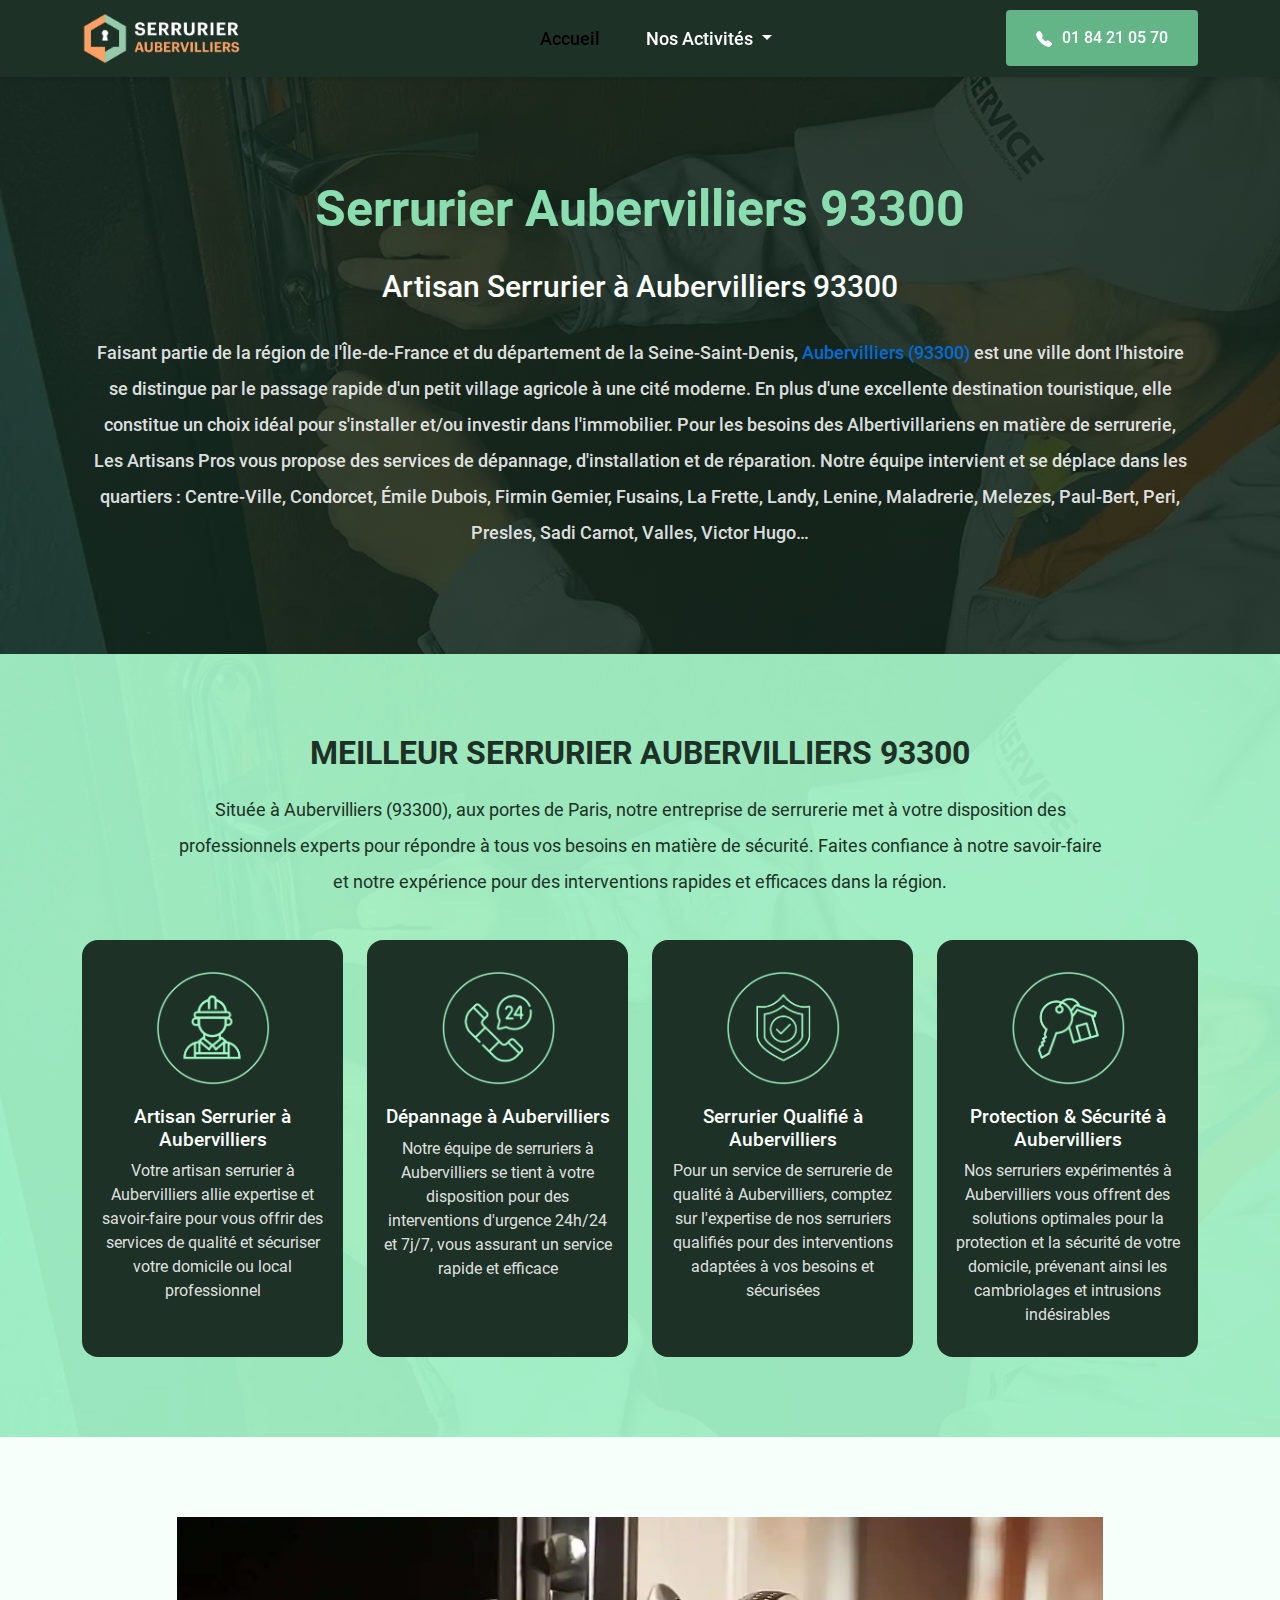
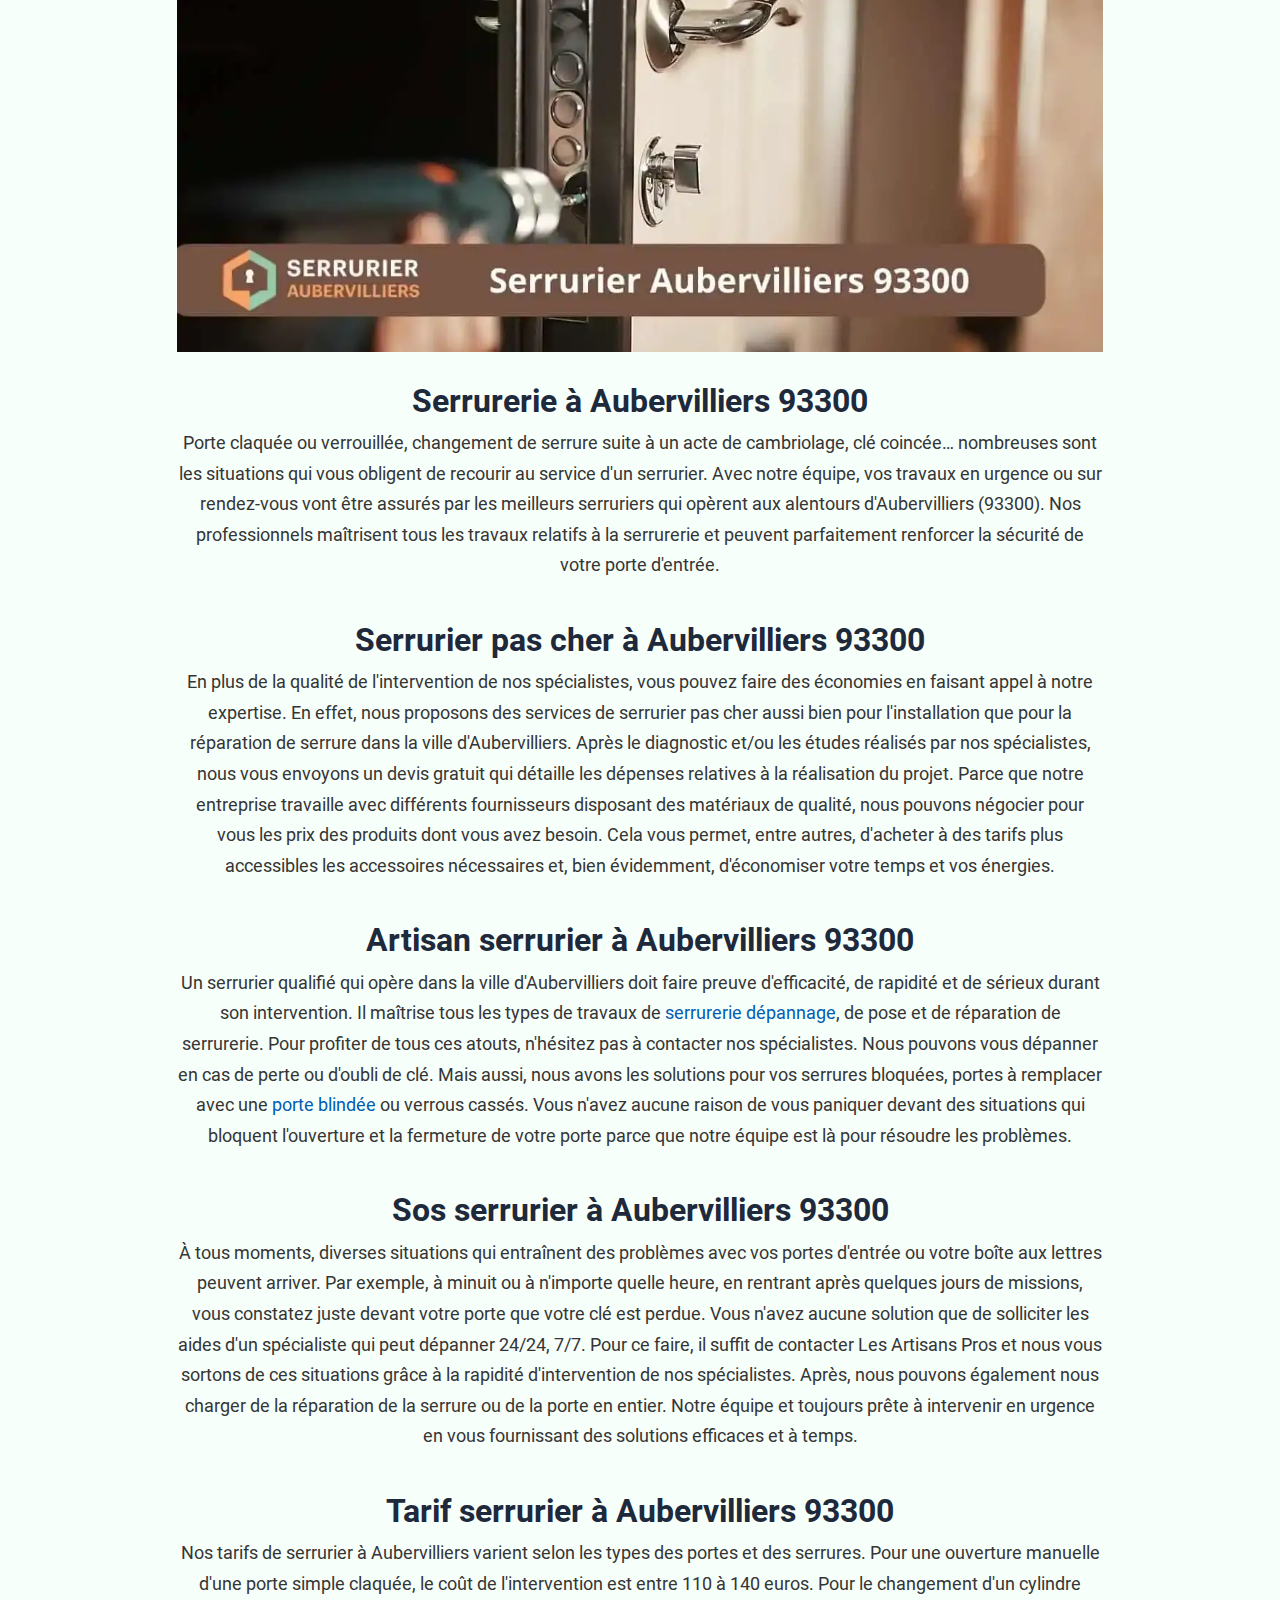
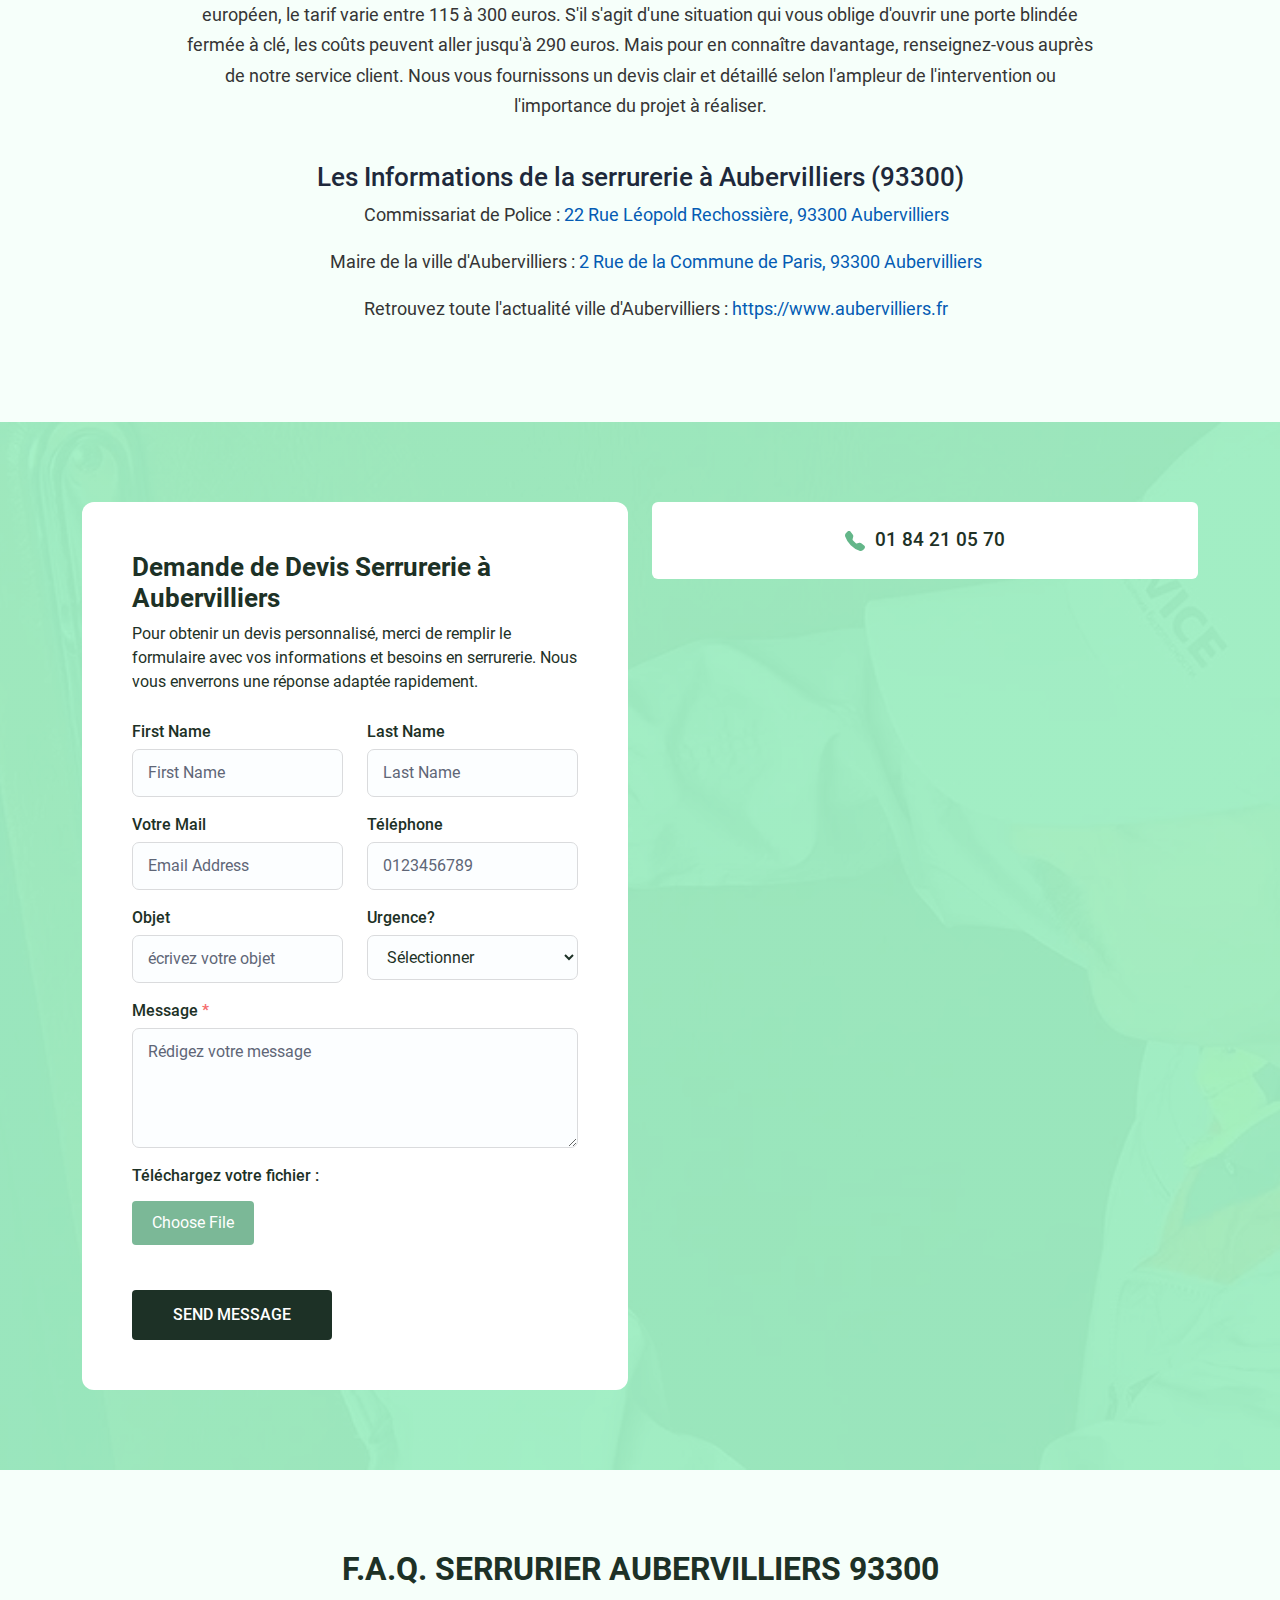
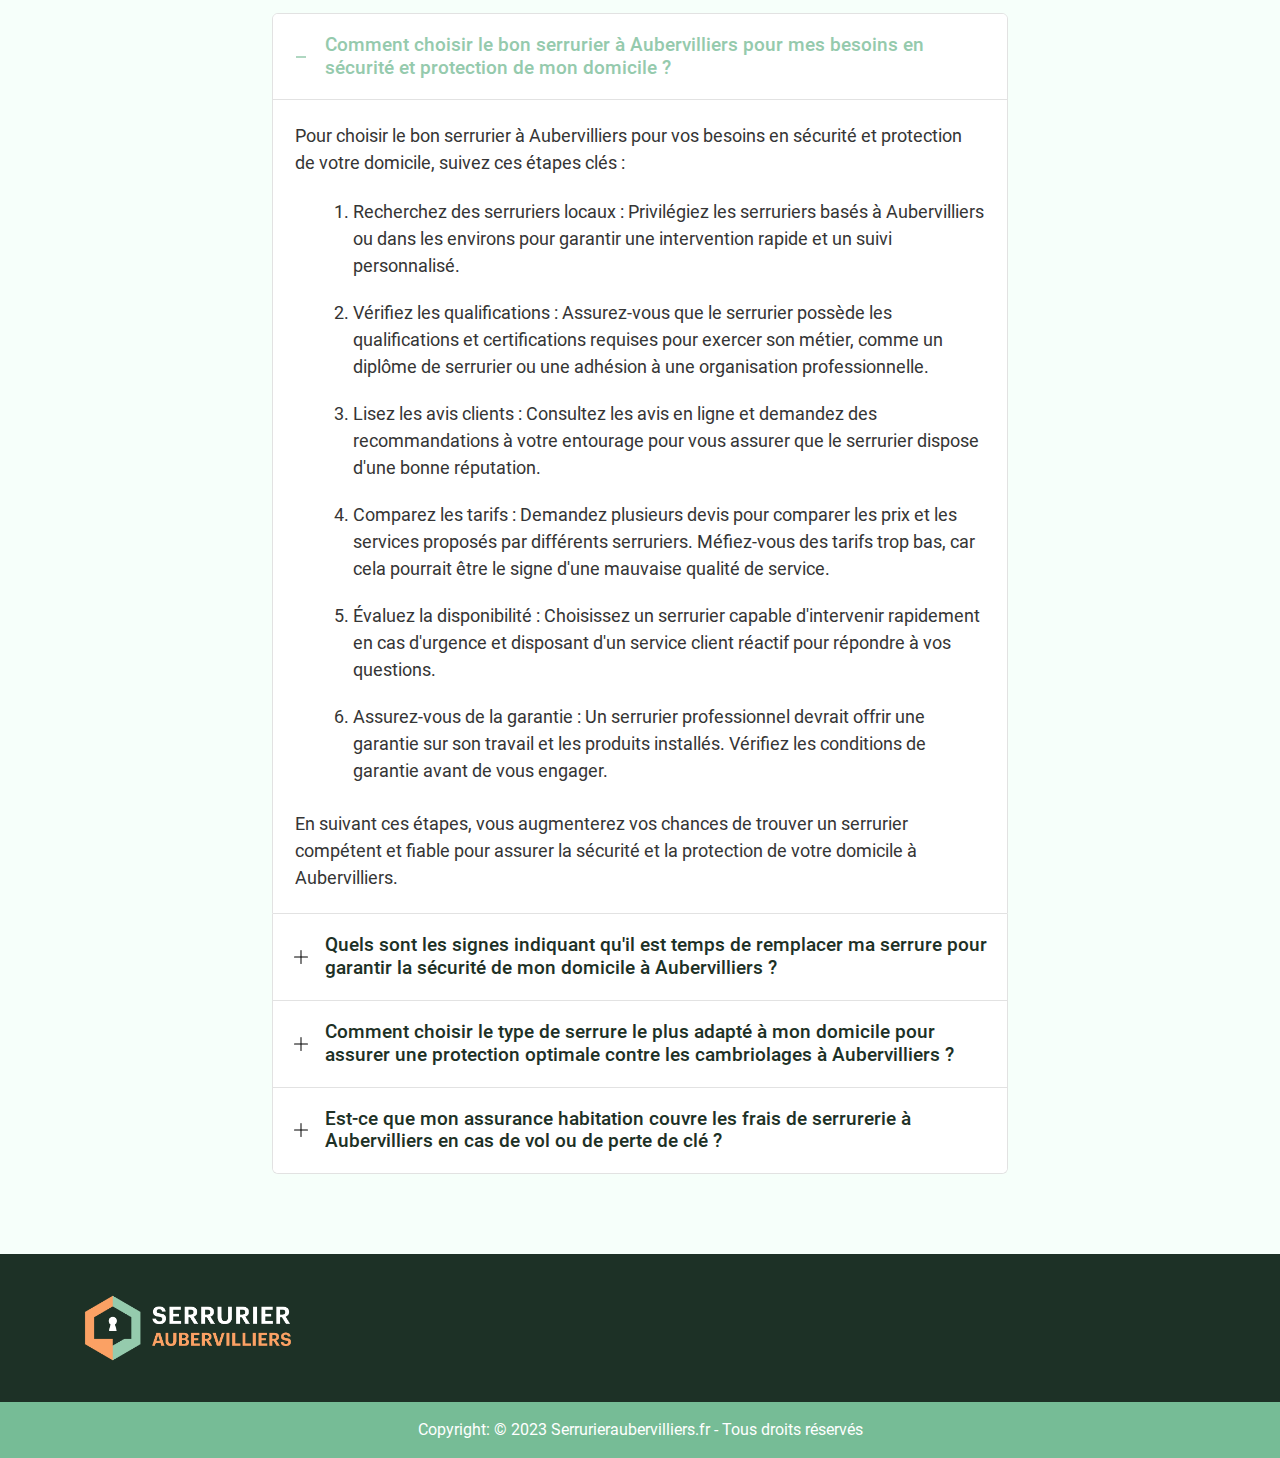
<file: index.html>
<!DOCTYPE html>
<html lang="fr">

<head>
  <title lang="fr">Serrurier Aubervilliers 93300 - Dépannage 0184210570</title>
  <meta charset="UTF-8" />
  <meta content="width=device-width,initial-scale=1" name="viewport" />
  <meta name="description"
    content="Expert artisan serrurier à Aubervilliers pour réparation et installation de serrures, portes et systèmes de sécurité - Contactez nous!" />
  <meta content="Serrurier Mantes-la-Ville, Dépannage serrurier Mantes-la-Ville, Artisan serrurier Mantes-la-Ville"
    name="keywords" />
  <meta name="author" content="serrurieraubervilliers.fr" />
  <meta content="https://serrurieraubervilliers.fr/images/serruriermanteslaville.webp" property="og:image" />
  <link rel="canonical" href="https://serrurieraubervilliers.fr" />
  <link rel="preload" as="image" href="images/serrurieraubervilliers.webp" />
  <!-- icon  -->
  <link rel="icon" href="images/favicon.png" type="image/x-icon" />
  <!-- css  -->
  <link href="https://cdn.jsdelivr.net/npm/bootstrap@5.1.3/dist/css/bootstrap.min.css" rel="stylesheet" />
  <link rel="stylesheet" href="font/stylesheet.css" />
  <link href="css/style.min.css" rel="stylesheet" />

  <script type="application/ld+json">
      {
        "@context": "https://schema.org",
        "@type": "Locksmith",
        "name": "Serrurier Aubervilliers (93300)",
        "address": {
          "@type": "PostalAddress",
          "streetAddress": "Avenue Jean Jaurès",
          "addressLocality": "Mantes-la-Ville",
          "addressRegion": "Yvelines",
          "postalCode": "78711",
          "addressCountry": "FR"
        },
        "image": "https://serrurieraubervilliers.fr/images/serruriermanteslaville.webp",
        "email": "contact@serrurieraubervilliers.fr",
        "telephone": "+33756795356",
        "url": "https://serrurieraubervilliers.fr",
        "description": "Dépannage et Installation de Serrurerie à Mantes-la-Ville.",
        "priceRange": "80€ bis 130€",
        "openingHoursSpecification": [
          {
            "@type": "OpeningHoursSpecification",
            "dayOfWeek": [
              "Monday",
              "Tuesday",
              "Wednesday",
              "Thursday",
              "Friday",
              "Saturday",
              "Sunday"
            ],
            "opens": "00:00",
            "closes": "24:00"
          }
        ],
        "emergencyService": "Yes"
      }
    </script>
</head>

<body>
  <header class="header sticky-top">
    <nav aria-label="Main Navigation" class="navbar navbar-expand-lg shadow-sm">
      <div class="container">
        <a href="https://serrurieraubervilliers.fr" class="navbar-brand order-1">
          <img alt="Serrurier Logo" class="d-none d-md-block img-fluid w-100"
            src="images/serrurieraubervilliers-logo.png" width="1558" height="494" />
          <img alt="Serrurier Logo" class="d-md-none img-fluid" src="images/serrurieraubervilliers-logo-mobile.png"
            width="632" height="632" />
        </a>
        <button class="navbar-toggler order-3" type="button" aria-controls="navbarSupportedContent"
          aria-expanded="false" data-bs-target="#navbarSupportedContent" data-bs-toggle="collapse"
          aria-label="Toggle navigation">
          <img src="images/hamburger.svg" alt="Toggle" width="32" height="32" />
          <span class="visually-hidden">Toggle navigation</span>
        </button>
        <div class="collapse ms-lg-5 navbar-collapse order-4 order-md-2" id="navbarSupportedContent">
          <ul class="mb-2 mb-lg-0 mx-auto navbar-nav">
            <li class="nav-item">
              <a href="/" class="nav-link active" aria-current="page">Accueil</a>
            </li>
            <li class="nav-item dropdown">
              <a class="nav-link dropdown-toggle" href="#NosActivités" id="navbarDropdown" role="button"
                data-bs-toggle="dropdown" aria-expanded="false">
                Nos Activités
              </a>
              <ul class="dropdown-menu" aria-labelledby="navbarDropdown">
                <li><a class="dropdown-item" href="blindageDePorte.html">Blindage De Porte</a></li>
                <li><a class="dropdown-item" href="dépannage.html">Dépannage</a></li>
                <li><a class="dropdown-item" href="rideauxMétalliques.html">Rideaux Métalliques</a></li>
                <li><a class="dropdown-item" href="voletsRoulants.html">Volets Roulants</a></li>
              </ul>
            </li>
          </ul>
        </div>
        <div class="nav-btn order-2 order-md-3">
          <a href="tel:33184210570" class="btn cs-nav-btn">
            <span>
              <svg xmlns="https://www.w3.org/2000/svg" width="16" height="16" fill="currentColor"
                class="bi bi-telephone-fill" viewBox="0 0 16 16">
                <path fill-rule="evenodd"
                  d="M1.885.511a1.745 1.745 0 0 1 2.61.163L6.29 2.98c.329.423.445.974.315 1.494l-.547 2.19a.68.68 0 0 0 .178.643l2.457 2.457a.68.68 0 0 0 .644.178l2.189-.547a1.75 1.75 0 0 1 1.494.315l2.306 1.794c.829.645.905 1.87.163 2.611l-1.034 1.034c-.74.74-1.846 1.065-2.877.702a18.6 18.6 0 0 1-7.01-4.42 18.6 18.6 0 0 1-4.42-7.009c-.362-1.03-.037-2.137.703-2.877z" />
              </svg>
            </span>
            <span class="visually-hidden">Phone number: 01 84 21 05 70</span>
            01 84 21 05 70
          </a>
        </div>
      </div>
    </nav>
  </header>
  <!-- hero start  -->
  <section class="hero">
    <div class="container">
      <div class="hero-content">
        <h1>Serrurier Aubervilliers 93300</h1>
        <h2>Artisan Serrurier à Aubervilliers 93300</h2>
        <p>Faisant partie de la région de l'Île-de-France et du département de la Seine-Saint-Denis, <a
            href="https://fr.wikipedia.org/wiki/Aubervilliers">Aubervilliers (93300) </a> est une
          ville dont l'histoire se distingue par le passage rapide d'un petit village agricole à une cité moderne.</p>
        <p>En plus d'une
          excellente destination touristique, elle constitue un choix idéal pour s'installer et/ou investir dans
          l'immobilier.</p>
        <p>Pour les besoins des Albertivillariens en matière de serrurerie, Les Artisans Pros vous propose des
          services de
          dépannage, d'installation et de réparation. Notre équipe intervient et se déplace dans les quartiers :</p>
        <p>
          Centre-Ville,
          Condorcet, Émile Dubois, Firmin Gemier, Fusains, La Frette, Landy, Lenine, Maladrerie, Melezes, Paul-Bert,
          Peri,
          Presles, Sadi Carnot, Valles, Victor Hugo…</p>
      </div>
    </div>
  </section>
  <!-- service card start  -->
  <section class="service p-80">
    <div class="container">
      <div class="row justify-content-center">
        <div class="col-lg-10">
          <div class="service-content">
            <h2>meilleur serrurier Aubervilliers 93300</h2>
            <p>Située à Aubervilliers (93300), aux portes de Paris, notre entreprise de serrurerie met à votre
              disposition des
              professionnels experts pour répondre à tous vos besoins en matière de sécurité. Faites confiance à notre
              savoir-faire et
              notre expérience pour des interventions rapides et efficaces dans la région.</p>
          </div>
        </div>
      </div>
      <!-- service cards  -->
      <div class="row g-4">
        <!-- single item 1 -->
        <div class="col-md-6 col-xl-3">
          <div class="service-card">
            <div class="service-card-img">
              <img src="./images/Serrurier-Aulnay-sous-Bois.webp" class="img-fluid"
                alt="Artisan-Serrurier-à-Aubervilliers">
            </div>
            <div class="service-card-content">
              <h3>Artisan Serrurier à Aubervilliers</h3>
              <p>Votre artisan serrurier à Aubervilliers allie expertise et savoir-faire pour vous offrir des services
                de
                qualité
                et
                sécuriser votre domicile ou local professionnel</p>
            </div>
          </div>
        </div>
        <!-- single item 2 -->
        <div class="col-md-6 col-xl-3">
          <div class="service-card">
            <div class="service-card-img">
              <img src="./images/Dépannage-à-Aubervilliers.webp" class="img-fluid"
                alt="Artisan-Serrurier-à-Aubervilliers">
            </div>
            <div class="service-card-content">
              <h3>Dépannage à Aubervilliers</h3>
              <p>Notre équipe de serruriers à Aubervilliers se tient à votre disposition pour des interventions
                d'urgence 24h/24 et 7j/7,
                vous assurant un service rapide et efficace</p>
            </div>
          </div>
        </div>
        <!-- single item 3 -->
        <div class="col-md-6 col-lg-3">
          <div class="service-card">
            <div class="service-card-img">
              <img src="./images/Serrurier-Qualifié-à-Aubervilliers.webp" class="img-fluid"
                alt="Artisan-Serrurier-à-Aubervilliers">
            </div>
            <div class="service-card-content">
              <h3>Serrurier Qualifié à Aubervilliers</h3>
              <p>Pour un service de serrurerie de qualité à Aubervilliers, comptez sur l'expertise de nos serruriers
                qualifiés pour des
                interventions adaptées à vos besoins et sécurisées</p>
            </div>
          </div>
        </div>
        <!-- single item  -->
        <div class="col-md-6 col-lg-3">
          <div class="service-card">
            <div class="service-card-img">
              <img src="./images/Protection-Sécurité-à-Aubervilliers.webp" class="img-fluid"
                alt="Artisan-Serrurier-à-Aubervilliers">
            </div>
            <div class="service-card-content">
              <h3>Protection & Sécurité à Aubervilliers</h3>
              <p>Nos serruriers expérimentés à Aubervilliers vous offrent des solutions optimales pour la protection et
                la sécurité de
                votre domicile, prévenant ainsi les cambriolages et intrusions indésirables</p>
            </div>
          </div>
        </div>
      </div>
    </div>
  </section>
  <!-- seo section  -->
  <section class="seo p-80">
    <div class="container">
      <div class="row justify-content-center">
        <div class="col-lg-10">
          <div class="seo-wraper">
            <div class="seo-img">
              <img src="./images/serrurieraubervilliers.webp" class="img-fluid w-full" alt="">
            </div>
            <div>
              <h2>Serrurerie à Aubervilliers 93300</h2>
              <p>Porte claquée ou verrouillée, changement de serrure suite à un acte de cambriolage, clé coincée…
                nombreuses sont les
                situations qui vous obligent de recourir au service d'un serrurier. Avec notre équipe, vos travaux en
                urgence ou sur
                rendez-vous vont être assurés par les meilleurs serruriers qui opèrent aux alentours d'Aubervilliers
                (93300). Nos
                professionnels maîtrisent tous les travaux relatifs à la serrurerie et peuvent parfaitement renforcer la
                sécurité de
                votre porte d'entrée.</p>
              <h2>Serrurier pas cher à Aubervilliers 93300</h2>
              <p>En plus de la qualité de l'intervention de nos spécialistes, vous pouvez faire des économies en faisant
                appel à notre
                expertise. En effet, nous proposons des services de serrurier pas cher aussi bien pour l'installation
                que pour la
                réparation de serrure dans la ville d'Aubervilliers. Après le diagnostic et/ou les études réalisés par
                nos spécialistes,
                nous vous envoyons un devis gratuit qui détaille les dépenses relatives à la réalisation du projet.
                Parce que notre
                entreprise travaille avec différents fournisseurs disposant des matériaux de qualité, nous pouvons
                négocier pour vous
                les prix des produits dont vous avez besoin. Cela vous permet, entre autres, d'acheter à des tarifs plus
                accessibles les
                accessoires nécessaires et, bien évidemment, d'économiser votre temps et vos énergies.</p>
              <h2>Artisan serrurier à Aubervilliers 93300</h2>
              <p>Un serrurier qualifié qui opère dans la ville d'Aubervilliers doit faire preuve d'efficacité, de
                rapidité et de sérieux
                durant son intervention. Il maîtrise tous les types de travaux de
                <a href="https://serrurieraubervilliers.fr/depannage-de-serrurerie/">serrurerie dépannage</a>, de pose
                et de réparation de
                serrurerie. Pour profiter de tous ces atouts, n'hésitez pas à contacter nos spécialistes. Nous pouvons
                vous dépanner en
                cas de perte ou d'oubli de clé. Mais aussi, nous avons les solutions pour vos serrures bloquées, portes
                à remplacer avec
                une <a href="https://serrurieraubervilliers.fr/blindage-de-porte/">porte blindée</a> ou verrous cassés.
                Vous n'avez aucune raison de vous paniquer devant des situations qui bloquent
                l'ouverture et la fermeture de votre porte parce que notre équipe est là pour résoudre les problèmes.
              </p>
              <h2>Sos serrurier à Aubervilliers 93300</h2>
              <p>À tous moments, diverses situations qui entraînent des problèmes avec vos portes d'entrée ou votre
                boîte aux lettres
                peuvent arriver. Par exemple, à minuit ou à n'importe quelle heure, en rentrant après quelques jours de
                missions, vous
                constatez juste devant votre porte que votre clé est perdue. Vous n'avez aucune solution que de
                solliciter les aides
                d'un spécialiste qui peut dépanner 24/24, 7/7. Pour ce faire, il suffit de contacter Les Artisans Pros
                et nous vous
                sortons de ces situations grâce à la rapidité d'intervention de nos spécialistes. Après, nous pouvons
                également nous
                charger de la réparation de la serrure ou de la porte en entier. Notre équipe et toujours prête à
                intervenir en urgence
                en vous fournissant des solutions efficaces et à temps.</p>
              <h2>Tarif serrurier à Aubervilliers 93300</h2>
              <p>Nos tarifs de serrurier à Aubervilliers varient selon les types des portes et des serrures. Pour une
                ouverture manuelle
                d'une porte simple claquée, le coût de l'intervention est entre 110 à 140 euros. Pour le changement d'un
                cylindre
                européen, le tarif varie entre 115 à 300 euros. S'il s'agit d'une situation qui vous oblige d'ouvrir une
                porte blindée
                fermée à clé, les coûts peuvent aller jusqu'à 290 euros. Mais pour en connaître davantage,
                renseignez-vous auprès de
                notre service client. Nous vous fournissons un devis clair et détaillé selon l'ampleur de l'intervention
                ou l'importance
                du projet à réaliser.</p>
              <h3>Les Informations de la serrurerie à Aubervilliers (93300)</h3>
              <ul>
                <li>Commissariat de Police :
                  <a
                    href="https://www.google.com/maps/place/Police+station/@48.9145399,2.3878458,15z/data=!4m6!3m5!1s0x47e66c3de7e7ccd9:0x4e5341e50604f93b!8m2!3d48.9145409!4d2.3878458!16s%2Fg%2F113dtrcld?entry=ttu&g_ep=EgoyMDI0MTIwNC4wIKXMDSoASAFQAw%3D%3D">22
                    Rue Léopold Rechossière, 93300 Aubervilliers</a>
                </li>
                <li>Maire de la ville d'Aubervilliers :
                  <a
                    href="https://www.google.com/maps/place/Mairie+d'Aubervilliers/@48.9145827,2.381927,15z/data=!4m6!3m5!1s0x47e66c18a4fe6c55:0x88f62d0dad9c4b58!8m2!3d48.9145827!4d2.381927!16s%2Fg%2F11d_tqq1c5">2
                    Rue de la Commune de Paris, 93300 Aubervilliers</a>
                </li>
                <li>
                  Retrouvez toute l'actualité ville d'Aubervilliers :
                  <a href="https://www.aubervilliers.fr">https://www.aubervilliers.fr</a>
                </li>
              </ul>
            </div>
          </div>
        </div>
      </div>
    </div>
  </section>
  <!-- contact start  -->
  <section class="contact p-80">
    <div class="container">
      <div class="row justify-content-center g-4" id="contact-row">
        <div class="col-lg-6">
          <div class="form-wraper">
            <h2>Demande de Devis Serrurerie à Aubervilliers</h2>
            <p>Pour obtenir un devis personnalisé, merci de remplir le formulaire avec vos informations et besoins en serrurerie. Nous
            vous enverrons une réponse adaptée rapidement.</p>
              <form action="">
                <div class="row gy-3">
                  <div class="col-md-6">
                    <label for="first-name">First Name</label>
                    <input class="form-control" type="text" name="first-name" id="first-name" placeholder="First Name" required />
                  </div>
                  <div class="col-md-6">
                    <label for="last-name">Last Name</label>
                    <input class="form-control" type="text" name="last-name" id="last-name" placeholder="Last Name" required />
                  </div>
                  <div class="col-md-6">
                    <label for="email">Votre Mail</label>
                    <input class="form-control" type="email" name="email" id="email" placeholder="Email Address" required />
                  </div>
                  <div class="col-md-6">
                    <label for="mobile">Téléphone</label>
                    <input class="form-control" type="tel" name="mobile" id="mobile" placeholder="0123456789" required />
                  </div>
                  <div class="col-md-6">
                    <label for="oject">Objet</label>
                    <input class="form-control" type="text" name="oject" id="oject" placeholder="écrivez votre objet" required />
                  </div>
                  <div class="col-md-6">
                    <label for="Urgence">Urgence?</label>
                  <select name="Urgence" id="Urgence" class="" required>
                    <option value="">Sélectionner</option>
                    <option value="Pas Urgence">Pas Urgence</option>
                    <option value="Urgence">Urgence</option>
                  </select>
                  </div>
                </div>
               
                <div class="my-3">
                  <label for="comment">Message <span class="text-red">*</span></label>
                  <textarea class="form-control" name="comment" id="comment" placeholder="Rédigez votre message" required
                    rows="4"></textarea>
                </div>
                <div class="mb-3">
                  <label for="fileToUpload">Téléchargez votre fichier :</label>
                  <div>
                    <label for="fileToUpload" class="fileToUpload">Choose File</label>
                  </div>
                  <input class="d-none" type="file" name="fileToUpload" id="fileToUpload" />
                </div>
                <button class="btn cs-submit-btn" type="submit" name="submit" id="submit-btn">
                  Send Message
                </button>
              </form>
          </div>
        </div>
        <div class="col-lg-6">
          <div class="map-content">
            <a href="tel:33184210570" class="btn map-btn">
              <span>
                <svg xmlns="https://www.w3.org/2000/svg" width="20" height="20" fill="#63b689" class="bi bi-telephone-fill"
                  viewBox="0 0 16 16">
                  <path fill-rule="evenodd"
                    d="M1.885.511a1.745 1.745 0 0 1 2.61.163L6.29 2.98c.329.423.445.974.315 1.494l-.547 2.19a.68.68 0 0 0 .178.643l2.457 2.457a.68.68 0 0 0 .644.178l2.189-.547a1.75 1.75 0 0 1 1.494.315l2.306 1.794c.829.645.905 1.87.163 2.611l-1.034 1.034c-.74.74-1.846 1.065-2.877.702a18.6 18.6 0 0 1-7.01-4.42 18.6 18.6 0 0 1-4.42-7.009c-.362-1.03-.037-2.137.703-2.877z">
                  </path>
                </svg>
              </span>
              <span class="visually-hidden">Phone number: 01 84 21 05 70</span>
              01 84 21 05 70
            </a>
            <div class="map">
              <iframe allowfullscreen=""  loading="lazy" referrerpolicy="no-referrer-when-downgrade"
                src="https://www.google.com/maps/embed?pb=!1m18!1m12!1m3!1d2622.5558324791023!2d2.3765973774646767!3d48.90480149743793!2m3!1f0!2f0!3f0!3m2!1i1024!2i768!4f13.1!3m3!1m2!1s0x47e66c2f964637f1%3A0x3ca68a11ad8b20f0!2sRue%20Pierre%20Larousse%2C%2093300%20Aubervilliers!5e0!3m2!1sfr!2sfr!4v1682276570236!5m2!1sfr!2sfr"
                style="border: 0" title="Location Map" width="100%" height="620">
              </iframe>
            </div>
          </div>
        </div>
      </div>
      
    </div>
  </section>
  <!-- faq  -->
   <section class="faq p-80">
    <div class="container">
      <div class="row justify-content-center">
        <div class="col-lg-8">
          <div class="faq-content">
            <h2>F.A.Q. SERRURIER AUBERVILLIERS 93300</h2>
            <div class="accordion" id="accordionExample">
              <!-- 1 -->
              <div class="accordion-item">
                <h3 class="accordion-header" id="headingOne">
                  <button class="accordion-button" type="button" data-bs-toggle="collapse" data-bs-target="#collapseOne"
                    aria-expanded="true" aria-controls="collapseOne">
                    <span class="icon"></span>
                     <span class="question">Comment choisir le bon serrurier à Aubervilliers pour mes besoins en sécurité et protection de mon domicile ?</span>
                  </button>
                </h3>
                <div id="collapseOne" class="accordion-collapse collapse show" aria-labelledby="headingOne"
                  data-bs-parent="#accordionExample">
                  <div class="accordion-body">
                    <p>Pour choisir le bon serrurier à Aubervilliers pour vos besoins en sécurité et protection de votre domicile, suivez ces
                    étapes clés :</p>
                    <ol>
                      <li>Recherchez des serruriers locaux : Privilégiez les serruriers basés à Aubervilliers ou dans les environs pour garantir
                      une intervention rapide et un suivi personnalisé.</li>
                      <li>Vérifiez les qualifications : Assurez-vous que le serrurier possède les qualifications et certifications requises pour
                      exercer son métier, comme un diplôme de serrurier ou une adhésion à une organisation professionnelle.</li>
                      <li>Lisez les avis clients : Consultez les avis en ligne et demandez des recommandations à votre entourage pour vous assurer
                      que le serrurier dispose d'une bonne réputation.</li>
                      <li>Comparez les tarifs : Demandez plusieurs devis pour comparer les prix et les services proposés par différents
                      serruriers. Méfiez-vous des tarifs trop bas, car cela pourrait être le signe d'une mauvaise qualité de service.</li>
                      <li>Évaluez la disponibilité : Choisissez un serrurier capable d'intervenir rapidement en cas d'urgence et disposant d'un
                      service client réactif pour répondre à vos questions.</li>
                      <li>Assurez-vous de la garantie : Un serrurier professionnel devrait offrir une garantie sur son travail et les produits
                      installés. Vérifiez les conditions de garantie avant de vous engager.</li>
                    </ol>
                    <p>En suivant ces étapes, vous augmenterez vos chances de trouver un serrurier compétent et fiable pour assurer la sécurité
                    et la protection de votre domicile à Aubervilliers.</p>
                  </div>
                </div>
              </div>
              <!-- 2 -->
              <div class="accordion-item">
                <h3 class="accordion-header" id="headingTwo">
                  <button class="accordion-button collapsed" type="button" data-bs-toggle="collapse" data-bs-target="#collapseTwo"
                    aria-expanded="false" aria-controls="collapseTwo">
                    <span class="icon"></span> Quels sont les signes indiquant qu'il est temps de remplacer ma serrure pour garantir la sécurité de mon domicile à
                    Aubervilliers ?
                  </button>
                </h3>
                <div id="collapseTwo" class="accordion-collapse collapse" aria-labelledby="headingTwo"
                  data-bs-parent="#accordionExample">
                  <div class="accordion-body">
                    <p>Voici quelques signes indiquant qu'il est temps de remplacer votre serrure pour garantir la sécurité de votre domicile à
                    Aubervilliers :</p>
                    <ol>
                      <li>Difficulté à tourner la clé : Si vous avez du mal à tourner la clé dans la serrure ou à la retirer, cela peut indiquer
                      une usure des mécanismes internes. Un remplacement de serrure peut être nécessaire pour éviter un dysfonctionnement
                      complet.</li>
                      <li>Vieille serrure : Les serrures plus anciennes peuvent être moins sécurisées et plus faciles à forcer pour les
                      cambrioleurs. Optez pour une serrure moderne et de haute qualité pour renforcer la sécurité de votre domicile.</li>
                      <li>Usure visible : Si vous remarquez des signes d'usure ou de détérioration sur la serrure, comme la rouille ou des rayures
                      profondes, il est temps de la remplacer pour maintenir une bonne protection.</li>
                      <li>Tentative d'effraction : Si votre serrure a été forcée lors d'une tentative d'effraction, il est essentiel de la
                      remplacer pour assurer la sécurité de votre domicile.</li>
                      <li>Perte de clés : Si vous avez perdu vos clés ou si elles ont été volées, il est prudent de remplacer la serrure pour
                      éviter tout risque d'intrusion.</li>
                      <li>Changement de situation : Si vous emménagez dans un nouveau logement ou si vous vivez une séparation, il est recommandé
                      de changer la serrure pour contrôler l'accès à votre domicile.</li>
                    </ol>
                    <p>Si vous constatez l'un ou plusieurs de ces signes, faites appel à un serrurier professionnel à Aubervilliers pour
                    évaluer votre situation et procéder au remplacement de la serrure si nécessaire.</p>
                  </div>
                </div>
              </div>
              <!-- 3 -->
              <div class="accordion-item">
                <h3 class="accordion-header" id="headingThree">
                  <button class="accordion-button collapsed" type="button" data-bs-toggle="collapse" data-bs-target="#collapseThree"
                    aria-expanded="false" aria-controls="collapseThree">
                    <span class="icon"></span> Comment choisir le type de serrure le plus adapté à mon domicile pour assurer une protection optimale contre les
                    cambriolages à Aubervilliers ?
                  </button>
                </h3>
                <div id="collapseThree" class="accordion-collapse collapse" aria-labelledby="headingThree"
                  data-bs-parent="#accordionExample">
                  <div class="accordion-body">
                    <p>Niveau de sécurité : Les serrures sont classées selon leur niveau de résistance à l'effraction. Optez pour une serrure
                    certifiée A2P (Assurance Prévention Protection) avec au moins 1 étoile, qui indique un niveau de sécurité satisfaisant.</p>
                    <ol>
                      <li>Niveau de sécurité : Les serrures sont classées selon leur niveau de résistance à l'effraction. Optez pour une serrure
                      certifiée A2P (Assurance Prévention Protection) avec au moins 1 étoile, qui indique un niveau de sécurité satisfaisant.</li>
                      <li>
                        Type de serrure :
                        <ul>
                          <li>Serrure à larder (encastrée) : discrète et esthétique, elle est intégrée dans la porte. Elle offre une sécurité modérée.</li>
                          <li>Serrure en applique (monopoint ou multipoints) : plus visible, elle se fixe sur la surface intérieure de la porte. Les
                          serrures multipoints offrent une meilleure sécurité.</li>
                          <li>Serrure à code : nécessite un code pour déverrouiller la porte. Elle peut être mécanique ou électronique.</li>
                          <li>Serrure connectée : contrôlée à distance via une application smartphone, elle offre un haut niveau de sécurité et de
                          confort.</li>
                        </ul>
                      </li>
                      <li>
                        Type de verrouillage :
                        <ul>
                          <li>Verrouillage à clé : le plus courant, nécessite une clé pour ouvrir et fermer la serrure.</li>
                          <li>Verrouillage à bouton : permet de verrouiller la porte de l'intérieur sans clé.</li>
                          <li>Verrouillage électronique : utilisé avec les serrures à code et connectées, offre un contrôle d'accès sécurisé.</li>
                        </ul>
                      </li>
                      <li>
                        Type de cylindre :
                        <ul>
                          <li>Cylindre à profil européen : le plus répandu, compatible avec la majorité des serrures.</li>
                          <li>Cylindre à profil rond : moins courant, offre une sécurité renforcée grâce à sa forme spécifique.</li>
                        </ul>
                      </li>
                      <li>Matériau et finition : Choisissez un matériau robuste et résistant à la corrosion, comme l'acier inoxydable ou le
                      laiton. La finition doit être adaptée à la décoration de votre porte et résister aux intempéries.</li>
                      <li>Demandez conseil à un professionnel : Un serrurier à Aubervilliers pourra vous conseiller sur le type de serrure le plus
                      adapté à votre domicile, en tenant compte de vos besoins en matière de sécurité et de votre budget.</li>
                    </ol>
                    <p>En suivant ces conseils, vous pourrez choisir la serrure qui assurera la meilleure protection pour votre domicile à
                    Aubervilliers.</p>
                  </div>
                </div>
              </div>
              <!-- 4 -->
              <div class="accordion-item">
                <h3 class="accordion-header" id="headingFour">
                  <button class="accordion-button collapsed" type="button" data-bs-toggle="collapse" data-bs-target="#collapseFpur"
                    aria-expanded="false" aria-controls="collapseFpur">
                    <span class="icon"></span> Est-ce que mon assurance habitation couvre les frais de serrurerie à Aubervilliers en cas de vol ou de perte de clé ?
                  </button>
                </h3>
                <div id="collapseFpur" class="accordion-collapse collapse" aria-labelledby="headingFour"
                  data-bs-parent="#accordionExample">
                  <div class="accordion-body">
                    <p>En général, la plupart des contrats d'assurance habitation couvrent les frais de serrurerie à Aubervilliers en cas de
                    vol ou de perte de clé. Cependant, les détails de cette couverture peuvent varier en fonction de la police d'assurance
                    et des conditions spécifiques de votre contrat. Voici ce que vous devez savoir :</p>
                    <ol>
                      <li>Consultez votre contrat d'assurance habitation : Avant de contacter un serrurier, consultez votre contrat d'assurance
                      habitation pour savoir si la couverture de serrurerie est incluse et sous quelles conditions.</li>
                      <li>VContactez votre compagnie d'assurance : Si vous êtes couvert, contactez votre compagnie d'assurance pour connaître la
                      marche à suivre et les démarches à effectuer pour être remboursé.
                      </li>
                      <li>Choisissez un serrurier agréé : Votre compagnie d'assurance peut vous demander de choisir un serrurier agréé pour
                      effectuer les travaux. Assurez-vous de vérifier auprès de votre compagnie d'assurance les serruriers agréés pour
                      garantir que vous êtes en conformité avec leurs exigences.</li>
                      <li>Conservez les factures et les reçus : Pour vous faire rembourser, vous devrez fournir à votre compagnie d'assurance les
                      factures et les reçus de votre serrurier. Assurez-vous de conserver toutes les preuves d'achat et de paiement.</li>
                    </ol>
                    <p>En somme, si vous avez perdu vos clés ou si vous avez été victime d'un vol, il est recommandé de consulter votre contrat
                    d'assurance habitation pour vérifier si la couverture de serrurerie est incluse. Si vous êtes couvert, contactez votre
                    compagnie d'assurance pour connaître les étapes à suivre pour être remboursé et choisissez un serrurier agréé pour
                    effectuer les travaux.</p>
                  </div>
                </div>
              </div>
            </div>
          </div>
        </div>
      </div>
    </div>
   </section>
   <!-- Bottom logo  -->
    <section class="bottom-logo">
      <div class="container">
        <div class="footer-logo">
          <img src="./images/serrurieraubervilliers-logo.png" alt="Footer-logo" class="img-fluid w-100">
        </div>
      </div>
    </section>
  <!-- footer -->
  <footer>
    <p class="text-center">
      Copyright: © 2023
      <a href="/" aria-label="Site de serrurieraubervilliers.fr">Serrurieraubervilliers.fr</a>
      - Tous droits réservés
    </p>
  </footer>




  <script defer src="https://cdn.jsdelivr.net/npm/bootstrap@5.3.0/dist/js/bootstrap.bundle.min.js"></script>
</body>

</html>
</file>
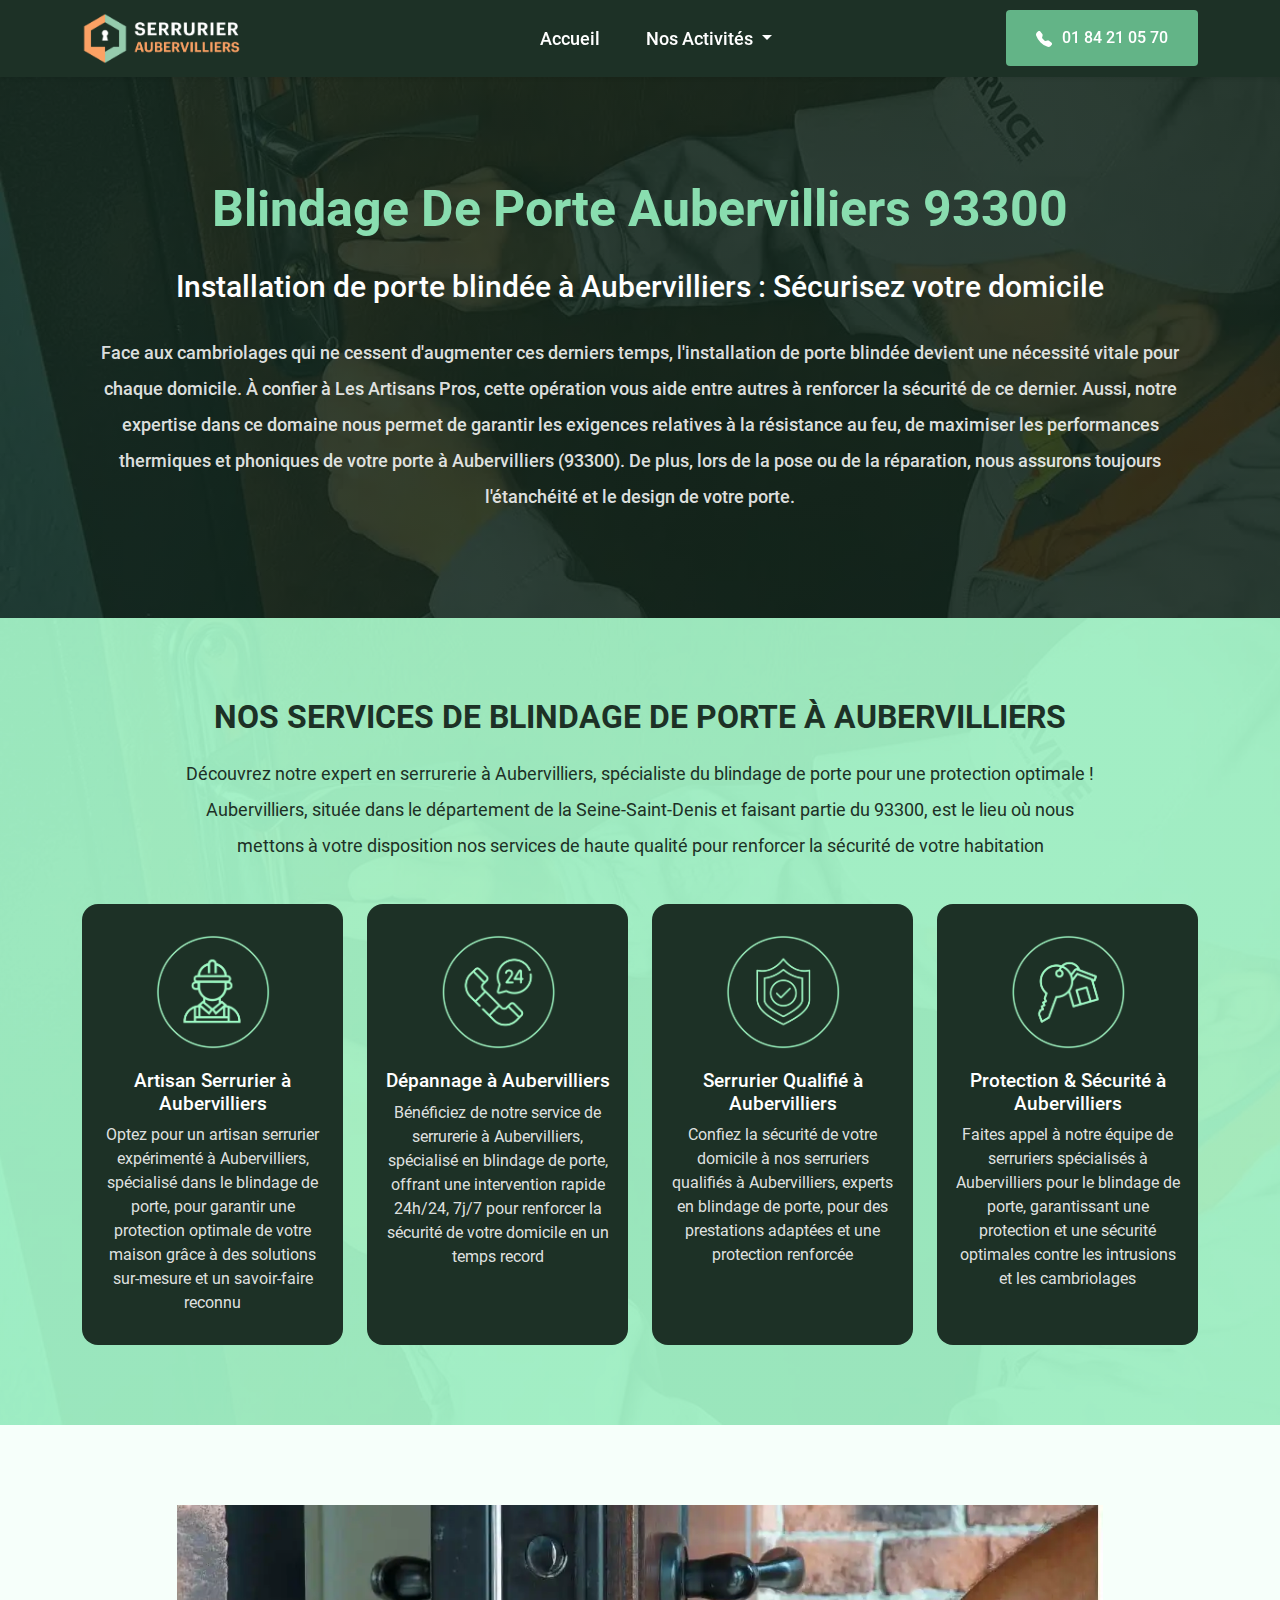
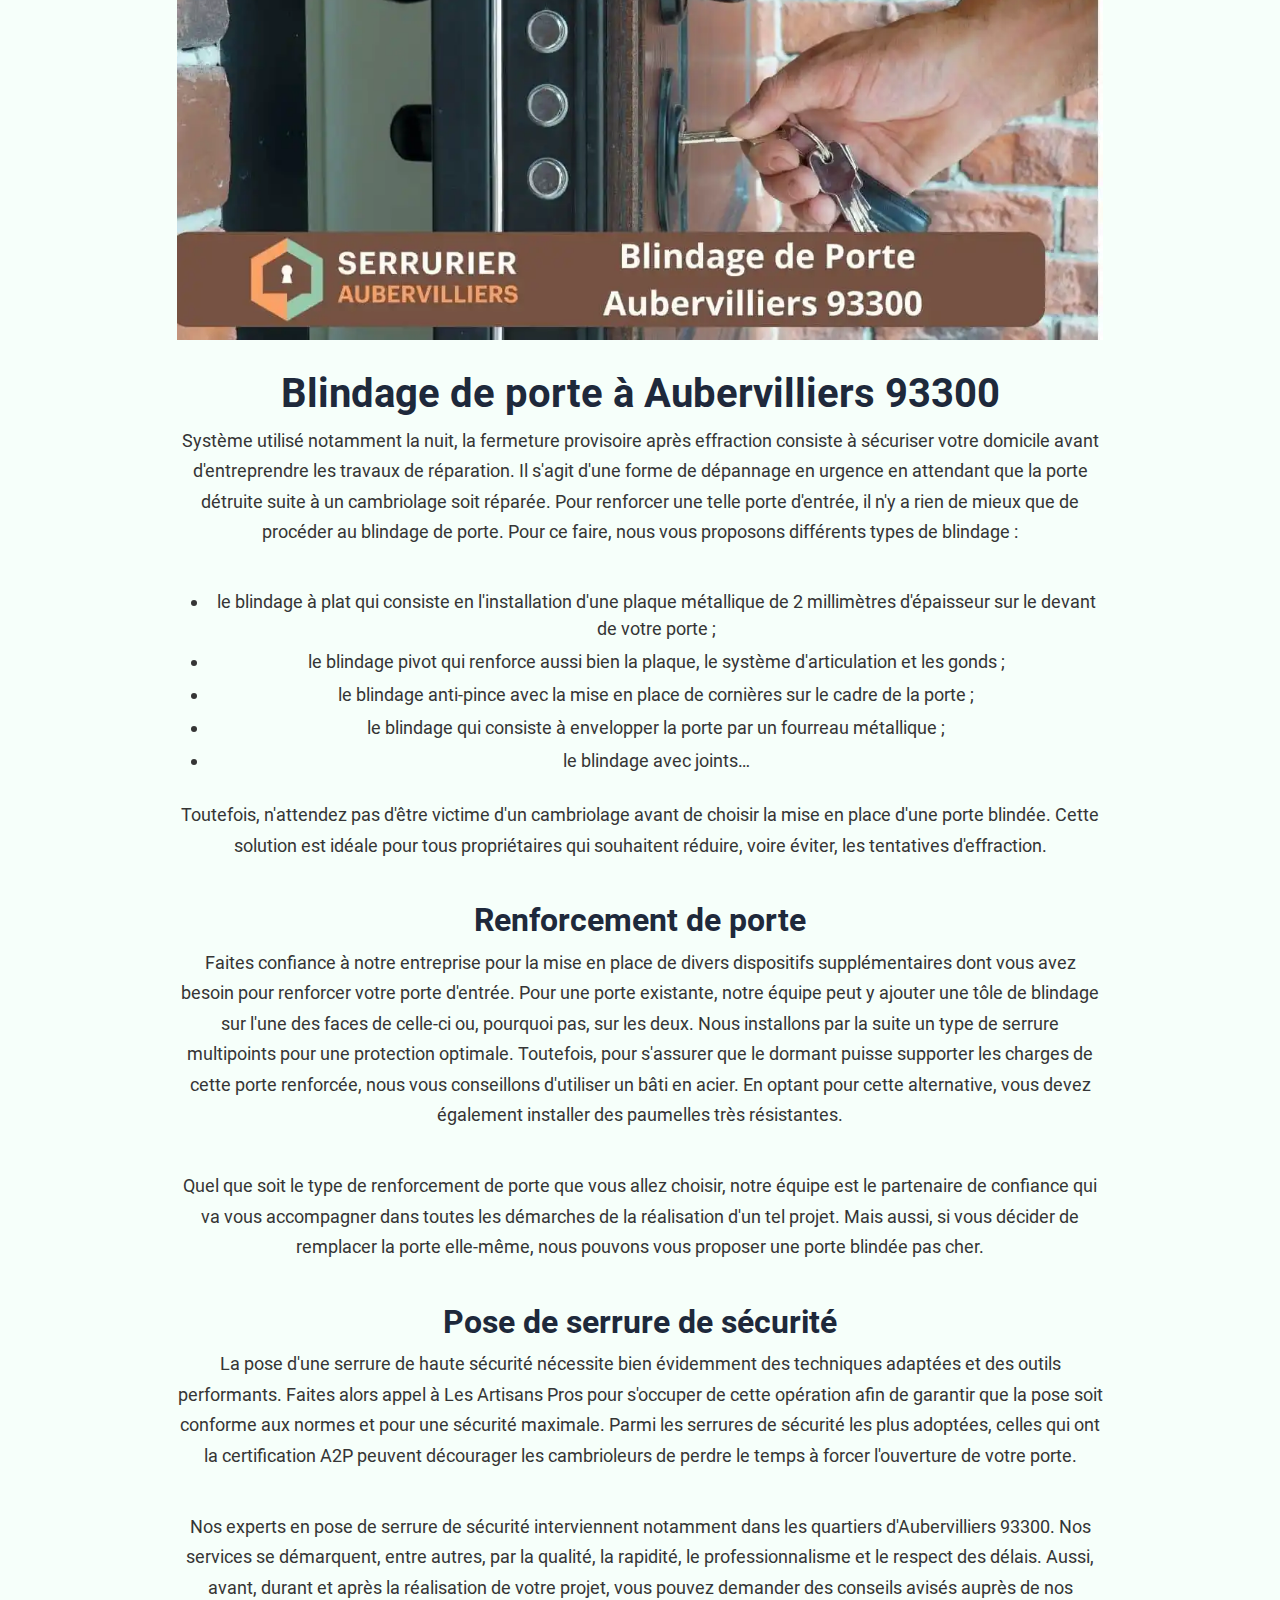
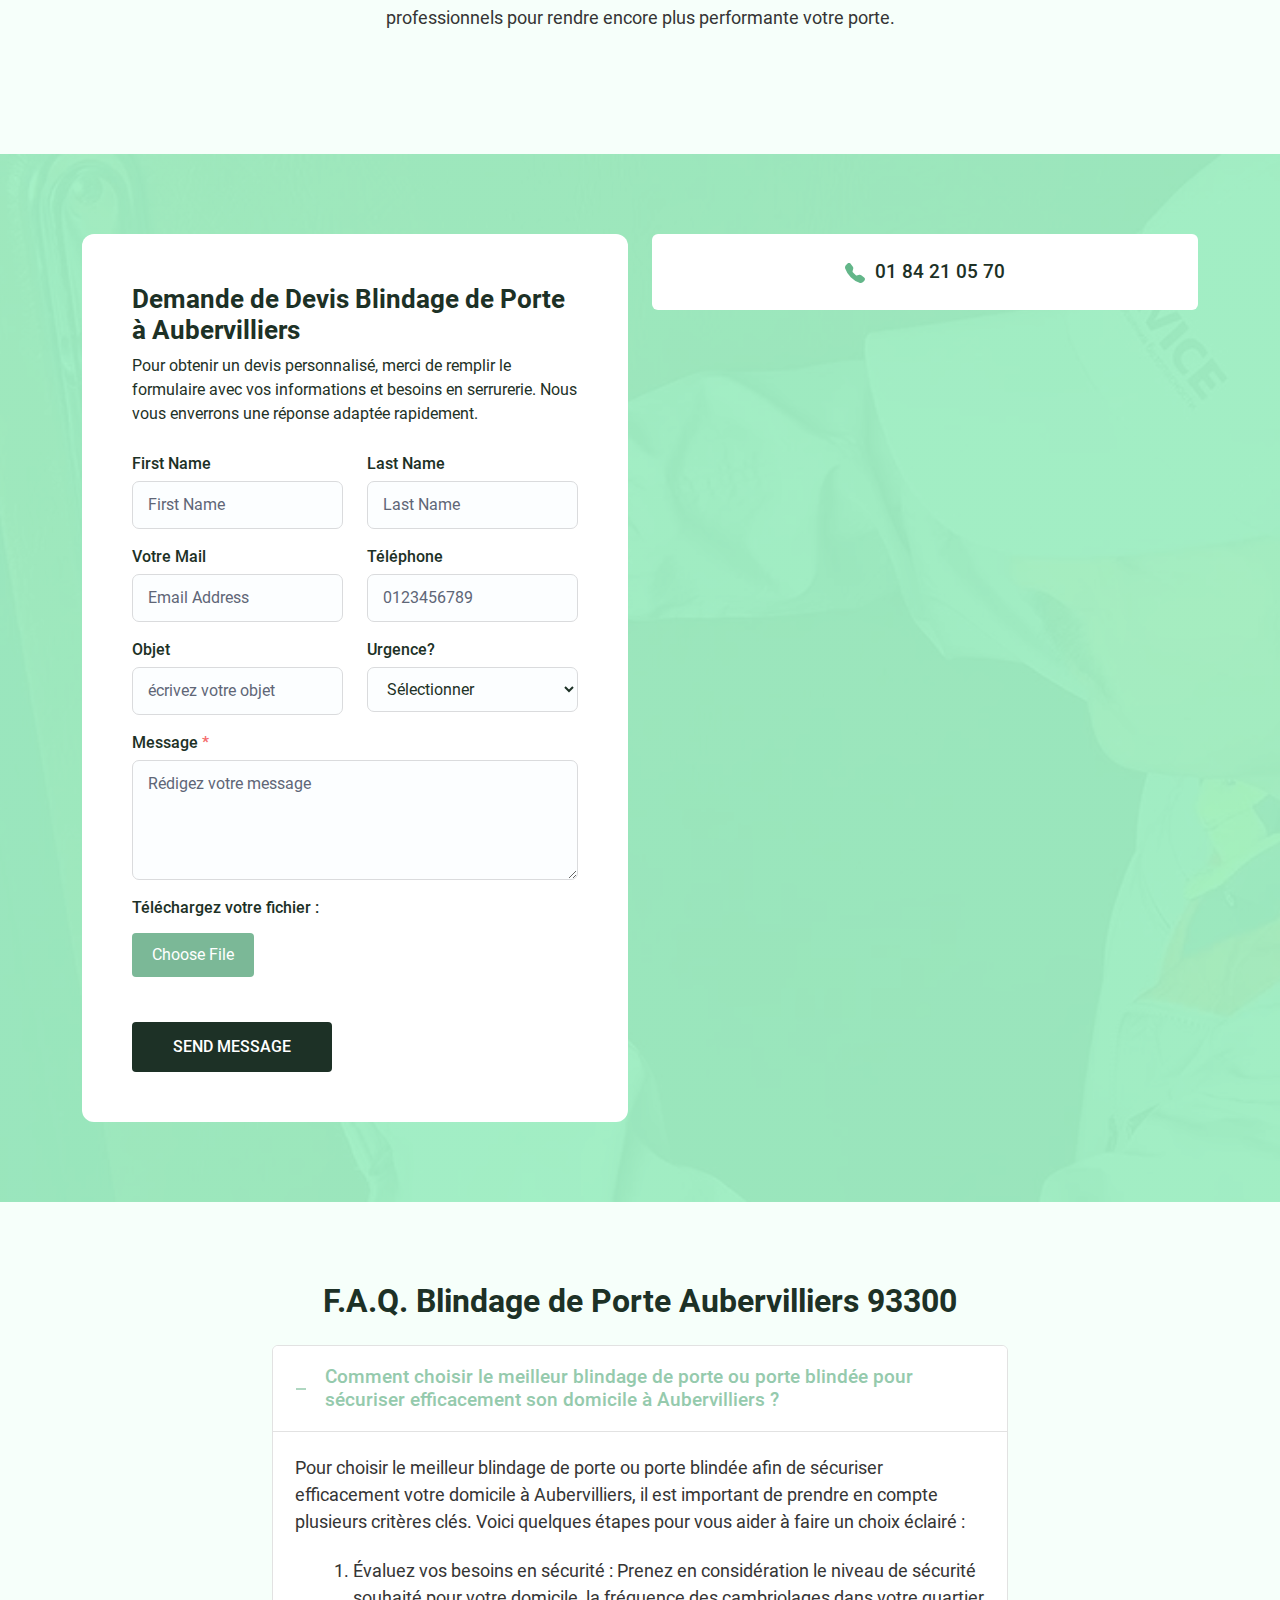
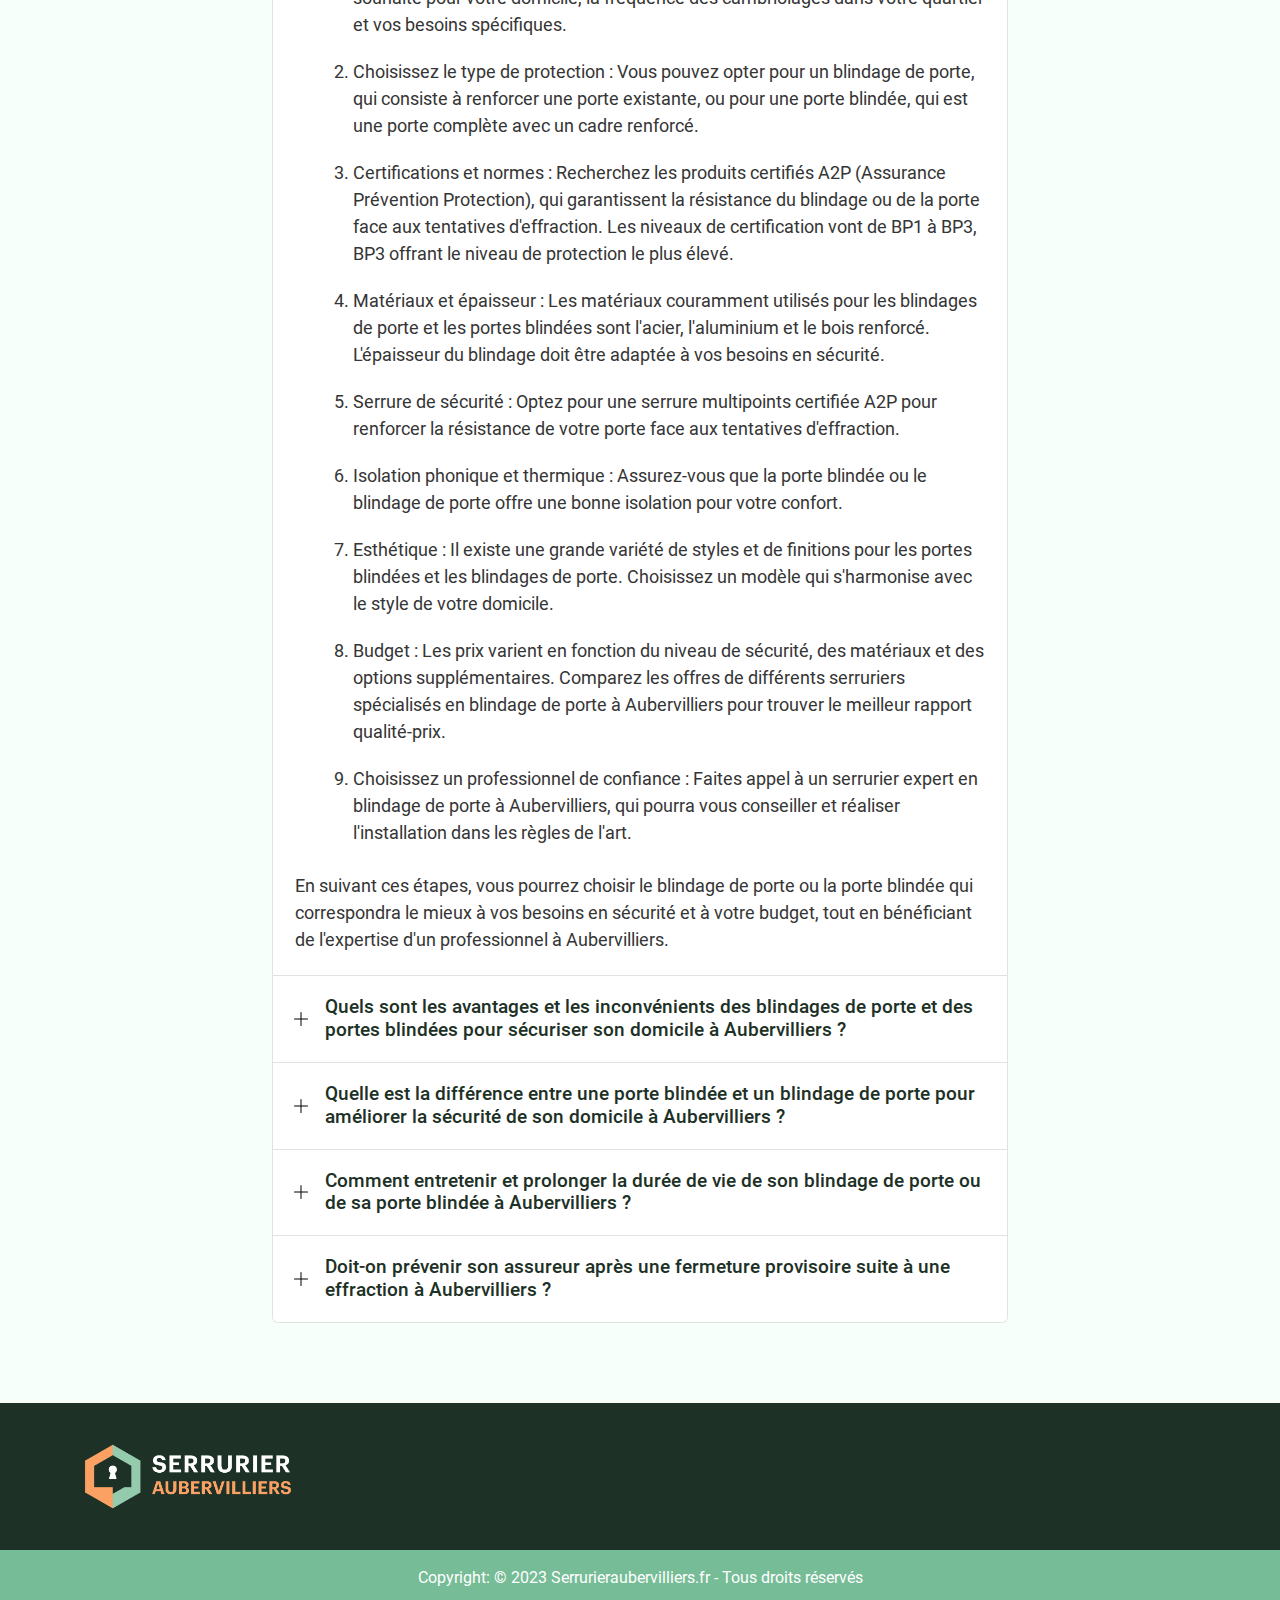
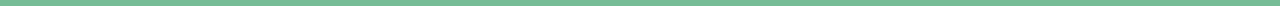
<file: blindageDePorte.html>
<!DOCTYPE html>
<html lang="fr">

<head>
    <title lang="fr">Serrurier Aubervilliers 93300 - Dépannage 0184210570</title>
    <meta charset="UTF-8" />
    <meta content="width=device-width,initial-scale=1" name="viewport" />
    <meta name="description"
        content="Expert artisan serrurier à Aubervilliers pour réparation et installation de serrures, portes et systèmes de sécurité - Contactez nous!" />
    <meta content="Serrurier Mantes-la-Ville, Dépannage serrurier Mantes-la-Ville, Artisan serrurier Mantes-la-Ville"
        name="keywords" />
    <meta name="author" content="serrurieraubervilliers.fr" />
    <meta content="https://serrurieraubervilliers.fr/images/blindage-de-porte-aubervilliers-93300.webp" property="og:image" />
    <link rel="canonical" href="https://serrurieraubervilliers.fr" />
    <link rel="preload" as="image" href="images/blindage-de-porte-aubervilliers-93300.webp" />
    <!-- icon  -->
    <link rel="icon" href="images/favicon.png" type="image/x-icon" />
    <!-- css  -->
    <link href="https://cdn.jsdelivr.net/npm/bootstrap@5.1.3/dist/css/bootstrap.min.css" rel="stylesheet" />
    <link rel="stylesheet" href="font/stylesheet.css" />
    <link href="css/style.min.css" rel="stylesheet" />

    <script type="application/ld+json">
      {
        "@context": "https://schema.org",
        "@type": "Locksmith",
        "name": "Serrurier Aubervilliers (93300)",
        "address": {
          "@type": "PostalAddress",
          "streetAddress": "Avenue Jean Jaurès",
          "addressLocality": "Mantes-la-Ville",
          "addressRegion": "Yvelines",
          "postalCode": "78711",
          "addressCountry": "FR"
        },
        "image": "https://serrurieraubervilliers.fr/images/blindage-de-porte-aubervilliers-93300.webp",
        "email": "contact@serrurieraubervilliers.fr",
        "telephone": "+33756795356",
        "url": "https://serrurieraubervilliers.fr",
        "description": "Dépannage et Installation de Serrurerie à Mantes-la-Ville.",
        "priceRange": "80€ bis 130€",
        "openingHoursSpecification": [
          {
            "@type": "OpeningHoursSpecification",
            "dayOfWeek": [
              "Monday",
              "Tuesday",
              "Wednesday",
              "Thursday",
              "Friday",
              "Saturday",
              "Sunday"
            ],
            "opens": "00:00",
            "closes": "24:00"
          }
        ],
        "emergencyService": "Yes"
      }
    </script>
</head>

<body>
    <header class="header sticky-top">
        <nav aria-label="Main Navigation" class="navbar navbar-expand-lg shadow-sm">
            <div class="container">
                <a href="https://serrurieraubervilliers.fr" class="navbar-brand order-1">
                    <img alt="Serrurier Logo" class="d-none d-md-block img-fluid w-100"
                        src="images/serrurieraubervilliers-logo.png" width="1558" height="494" />
                    <img alt="Serrurier Logo" class="d-md-none img-fluid"
                        src="images/serrurieraubervilliers-logo-mobile.png" width="632" height="632" />
                </a>
                <button class="navbar-toggler order-3" type="button" aria-controls="navbarSupportedContent"
                    aria-expanded="false" data-bs-target="#navbarSupportedContent" data-bs-toggle="collapse"
                    aria-label="Toggle navigation">
                    <img src="images/hamburger.svg" alt="Toggle" width="32" height="32" />
                    <span class="visually-hidden">Toggle navigation</span>
                </button>
                <div class="collapse ms-lg-5 navbar-collapse order-4 order-md-2" id="navbarSupportedContent">
                    <ul class="mb-2 mb-lg-0 mx-auto navbar-nav">
                        <li class="nav-item">
                            <a href="/" class="nav-link" aria-current="page">Accueil</a>
                        </li>
                        <li class="nav-item dropdown">
                            <a class="nav-link dropdown-toggle" href="#NosActivités" id="navbarDropdown" role="button"
                                data-bs-toggle="dropdown" aria-expanded="false">
                                Nos Activités
                            </a>
                            <ul class="dropdown-menu" aria-labelledby="navbarDropdown">
                                <li><a class="dropdown-item active" href="blindageDePorte.html">Blindage De Porte</a></li>
                                <li><a class="dropdown-item" href="dépannage.html">Dépannage</a></li>
                                <li><a class="dropdown-item" href="rideauxMétalliques.html">Rideaux Métalliques</a></li>
                                <li><a class="dropdown-item" href="voletsRoulants.html">Volets Roulants</a></li>
                            </ul>
                        </li>
                    </ul>
                </div>
                <div class="nav-btn order-2 order-md-3">
                    <a href="tel:33184210570" class="btn cs-nav-btn">
                        <span>
                            <svg xmlns="https://www.w3.org/2000/svg" width="16" height="16" fill="currentColor"
                                class="bi bi-telephone-fill" viewBox="0 0 16 16">
                                <path fill-rule="evenodd"
                                    d="M1.885.511a1.745 1.745 0 0 1 2.61.163L6.29 2.98c.329.423.445.974.315 1.494l-.547 2.19a.68.68 0 0 0 .178.643l2.457 2.457a.68.68 0 0 0 .644.178l2.189-.547a1.75 1.75 0 0 1 1.494.315l2.306 1.794c.829.645.905 1.87.163 2.611l-1.034 1.034c-.74.74-1.846 1.065-2.877.702a18.6 18.6 0 0 1-7.01-4.42 18.6 18.6 0 0 1-4.42-7.009c-.362-1.03-.037-2.137.703-2.877z" />
                            </svg>
                        </span>
                        <span class="visually-hidden">Phone number: 01 84 21 05 70</span>
                        01 84 21 05 70
                    </a>
                </div>
            </div>
        </nav>
    </header>
    <!-- hero start  -->
    <section class="hero">
        <div class="container">
            <div class="hero-content">
                <h1>Blindage De Porte Aubervilliers 93300</h1>
                <h2>Installation de porte blindée à Aubervilliers : Sécurisez votre domicile</h2>
                <p>Face aux cambriolages qui ne cessent d'augmenter ces derniers temps, l'installation de porte blindée devient une
                nécessité vitale pour chaque domicile. À confier à Les Artisans Pros, cette opération vous aide entre autres à renforcer
                la sécurité de ce dernier. Aussi, notre expertise dans ce domaine nous permet de garantir les exigences relatives à la
                résistance au feu, de maximiser les performances thermiques et phoniques de votre porte à Aubervilliers (93300). De
                plus, lors de la pose ou de la réparation, nous assurons toujours l'étanchéité et le design de votre porte.</p>
            </div>
        </div>
    </section>
    <!-- service card start  -->
    <section class="service p-80">
        <div class="container">
            <div class="row justify-content-center">
                <div class="col-lg-10">
                    <div class="service-content">
                        <h2>NOS SERVICES DE BLINDAGE DE PORTE À Aubervilliers</h2>
                        <p>Découvrez notre expert en serrurerie à Aubervilliers, spécialiste du blindage de porte pour une protection optimale !
                        Aubervilliers, située dans le département de la Seine-Saint-Denis et faisant partie du 93300, est le lieu où nous
                        mettons à votre disposition nos services de haute qualité pour renforcer la sécurité de votre habitation</p>
                    </div>
                </div>
            </div>
            <!-- service cards  -->
            <div class="row g-4">
                <!-- single item 1 -->
                <div class="col-md-6 col-xl-3">
                    <div class="service-card">
                        <div class="service-card-img">
                            <img src="./images/Serrurier-Aulnay-sous-Bois.webp" class="img-fluid"
                                alt="Artisan-Serrurier-à-Aubervilliers">
                        </div>
                        <div class="service-card-content">
                            <h3>Artisan Serrurier à Aubervilliers</h3>
                            <p>Optez pour un artisan serrurier expérimenté à Aubervilliers, spécialisé dans le blindage de porte, pour garantir une
                            protection optimale de votre maison grâce à des solutions sur-mesure et un savoir-faire reconnu</p>
                        </div>
                    </div>
                </div>
                <!-- single item 2 -->
                <div class="col-md-6 col-xl-3">
                    <div class="service-card">
                        <div class="service-card-img">
                            <img src="./images/Dépannage-à-Aubervilliers.webp" class="img-fluid"
                                alt="Artisan-Serrurier-à-Aubervilliers">
                        </div>
                        <div class="service-card-content">
                            <h3>Dépannage à Aubervilliers</h3>
                            <p>Bénéficiez de notre service de serrurerie à Aubervilliers, spécialisé en blindage de porte, offrant une intervention
                            rapide 24h/24, 7j/7 pour renforcer la sécurité de votre domicile en un temps record</p>
                        </div>
                    </div>
                </div>
                <!-- single item 3 -->
                <div class="col-md-6 col-lg-3">
                    <div class="service-card">
                        <div class="service-card-img">
                            <img src="./images/Serrurier-Qualifié-à-Aubervilliers.webp" class="img-fluid"
                                alt="Artisan-Serrurier-à-Aubervilliers">
                        </div>
                        <div class="service-card-content">
                            <h3>Serrurier Qualifié à Aubervilliers</h3>
                            <p>Confiez la sécurité de votre domicile à nos serruriers qualifiés à Aubervilliers, experts en blindage de porte, pour des
                            prestations adaptées et une protection renforcée</p>
                        </div>
                    </div>
                </div>
                <!-- single item  -->
                <div class="col-md-6 col-lg-3">
                    <div class="service-card">
                        <div class="service-card-img">
                            <img src="./images/Protection-Sécurité-à-Aubervilliers.webp" class="img-fluid"
                                alt="Artisan-Serrurier-à-Aubervilliers">
                        </div>
                        <div class="service-card-content">
                            <h3>Protection & Sécurité à Aubervilliers</h3>
                            <p>Faites appel à notre équipe de serruriers spécialisés à Aubervilliers pour le blindage de porte, garantissant une
                            protection et une sécurité optimales contre les intrusions et les cambriolages</p>
                        </div>
                    </div>
                </div>
            </div>
        </div>
    </section>
    <!-- seo section  -->
    <section class="seo p-80">
        <div class="container">
            <div class="row justify-content-center">
                <div class="col-lg-10">
                    <div class="seo-wraper">
                        <div class="seo-img">
                            <img src="./images/blindage-de-porte-aubervilliers-93300.webp" class="img-fluid w-full" alt="">
                        </div>
                        <div>
                            <h2 id="seo-title">Blindage de porte à Aubervilliers 93300</h2>
                            <p>Système utilisé notamment la nuit, la fermeture provisoire après effraction consiste à sécuriser votre domicile avant
                            d'entreprendre les travaux de réparation. Il s'agit d'une forme de dépannage en urgence en attendant que la porte
                            détruite suite à un cambriolage soit réparée. Pour renforcer une telle porte d'entrée, il n'y a rien de mieux que de
                            procéder au blindage de porte. Pour ce faire, nous vous proposons différents types de blindage :</p>
                            <ul class="seo-list">
                                <li>le blindage à plat qui consiste en l'installation d'une plaque métallique de 2 millimètres d'épaisseur sur le devant de
                                votre porte ;</li>
                                <li>le blindage pivot qui renforce aussi bien la plaque, le système d'articulation et les gonds ;</li>
                                <li>le blindage anti-pince avec la mise en place de cornières sur le cadre de la porte ;</li>
                                <li>le blindage qui consiste à envelopper la porte par un fourreau métallique ;</li>
                                <li>le blindage avec joints…</li>
                            </ul>
                            <p>Toutefois, n'attendez pas d'être victime d'un cambriolage avant de choisir la mise en place d'une porte blindée. Cette
                            solution est idéale pour tous propriétaires qui souhaitent réduire, voire éviter, les tentatives d'effraction.</p>
                            <h2>Renforcement de porte</h2>
                            <p>Faites confiance à notre entreprise pour la mise en place de divers dispositifs supplémentaires dont vous avez besoin
                            pour renforcer votre porte d'entrée. Pour une porte existante, notre équipe peut y ajouter une tôle de blindage sur
                            l'une des faces de celle-ci ou, pourquoi pas, sur les deux. Nous installons par la suite un type de serrure multipoints
                            pour une protection optimale. Toutefois, pour s'assurer que le dormant puisse supporter les charges de cette porte
                            renforcée, nous vous conseillons d'utiliser un bâti en acier. En optant pour cette alternative, vous devez également
                            installer des paumelles très résistantes.
                            </p>
                            <p>Quel que soit le type de renforcement de porte que vous allez choisir, notre équipe est le partenaire de confiance qui
                            va vous accompagner dans toutes les démarches de la réalisation d'un tel projet. Mais aussi, si vous décider de
                            remplacer la porte elle-même, nous pouvons vous proposer une porte blindée pas cher.</p>
                            <h2>Pose de serrure de sécurité</h2>
                            <p>La pose d'une serrure de haute sécurité nécessite bien évidemment des techniques adaptées et des outils performants.
                            Faites alors appel à Les Artisans Pros pour s'occuper de cette opération afin de garantir que la pose soit conforme aux
                            normes et pour une sécurité maximale. Parmi les serrures de sécurité les plus adoptées, celles qui ont la certification
                            A2P peuvent décourager les cambrioleurs de perdre le temps à forcer l'ouverture de votre porte.
                            </p>
                            <p>Nos experts en pose de serrure de sécurité interviennent notamment dans les quartiers d'Aubervilliers 93300. Nos
                            services se démarquent, entre autres, par la qualité, la rapidité, le professionnalisme et le respect des délais. Aussi,
                            avant, durant et après la réalisation de votre projet, vous pouvez demander des conseils avisés auprès de nos
                            professionnels pour rendre encore plus performante votre porte.</p>
                        </div>
                    </div>
                </div>
            </div>
        </div>
    </section>
    <!-- contact start  -->
    <section class="contact p-80">
        <div class="container">
            <div class="row justify-content-center g-4" id="contact-row">
                <div class="col-lg-6">
                    <div class="form-wraper">
                        <h2>Demande de Devis Blindage de Porte à Aubervilliers</h2>
                        <p>Pour obtenir un devis personnalisé, merci de remplir le formulaire avec vos informations et besoins en serrurerie. Nous
                        vous enverrons une réponse adaptée rapidement.</p>
                        <form action="">
                            <div class="row gy-3">
                                <div class="col-md-6">
                                    <label for="first-name">First Name</label>
                                    <input class="form-control" type="text" name="first-name" id="first-name"
                                        placeholder="First Name" required />
                                </div>
                                <div class="col-md-6">
                                    <label for="last-name">Last Name</label>
                                    <input class="form-control" type="text" name="last-name" id="last-name"
                                        placeholder="Last Name" required />
                                </div>
                                <div class="col-md-6">
                                    <label for="email">Votre Mail</label>
                                    <input class="form-control" type="email" name="email" id="email"
                                        placeholder="Email Address" required />
                                </div>
                                <div class="col-md-6">
                                    <label for="mobile">Téléphone</label>
                                    <input class="form-control" type="tel" name="mobile" id="mobile"
                                        placeholder="0123456789" required />
                                </div>
                                <div class="col-md-6">
                                    <label for="oject">Objet</label>
                                    <input class="form-control" type="text" name="oject" id="oject"
                                        placeholder="écrivez votre objet" required />
                                </div>
                                <div class="col-md-6">
                                    <label for="Urgence">Urgence?</label>
                                    <select name="Urgence" id="Urgence" class="" required>
                                        <option value="">Sélectionner</option>
                                        <option value="Pas Urgence">Pas Urgence</option>
                                        <option value="Urgence">Urgence</option>
                                    </select>
                                </div>
                            </div>

                            <div class="my-3">
                                <label for="comment">Message <span class="text-red">*</span></label>
                                <textarea class="form-control" name="comment" id="comment"
                                    placeholder="Rédigez votre message" required rows="4"></textarea>
                            </div>
                            <div class="mb-3">
                                <label for="fileToUpload">Téléchargez votre fichier :</label>
                                <div>
                                    <label for="fileToUpload" class="fileToUpload">Choose File</label>
                                </div>
                                <input class="d-none" type="file" name="fileToUpload" id="fileToUpload" />
                            </div>
                            <button class="btn cs-submit-btn" type="submit" name="submit" id="submit-btn">
                                Send Message
                            </button>
                        </form>
                    </div>
                </div>
                <div class="col-lg-6">
                    <div class="map-content">
                        <a href="tel:33184210570" class="btn map-btn">
                            <span>
                                <svg xmlns="https://www.w3.org/2000/svg" width="20" height="20" fill="#63b689"
                                    class="bi bi-telephone-fill" viewBox="0 0 16 16">
                                    <path fill-rule="evenodd"
                                        d="M1.885.511a1.745 1.745 0 0 1 2.61.163L6.29 2.98c.329.423.445.974.315 1.494l-.547 2.19a.68.68 0 0 0 .178.643l2.457 2.457a.68.68 0 0 0 .644.178l2.189-.547a1.75 1.75 0 0 1 1.494.315l2.306 1.794c.829.645.905 1.87.163 2.611l-1.034 1.034c-.74.74-1.846 1.065-2.877.702a18.6 18.6 0 0 1-7.01-4.42 18.6 18.6 0 0 1-4.42-7.009c-.362-1.03-.037-2.137.703-2.877z">
                                    </path>
                                </svg>
                            </span>
                            <span class="visually-hidden">Phone number: 01 84 21 05 70</span>
                            01 84 21 05 70
                        </a>
                        <div class="map">
                            <iframe allowfullscreen="" loading="lazy" referrerpolicy="no-referrer-when-downgrade"
                                src="https://www.google.com/maps/embed?pb=!1m18!1m12!1m3!1d2622.5558324791023!2d2.3765973774646767!3d48.90480149743793!2m3!1f0!2f0!3f0!3m2!1i1024!2i768!4f13.1!3m3!1m2!1s0x47e66c2f964637f1%3A0x3ca68a11ad8b20f0!2sRue%20Pierre%20Larousse%2C%2093300%20Aubervilliers!5e0!3m2!1sfr!2sfr!4v1682276570236!5m2!1sfr!2sfr"
                                style="border: 0" title="Location Map" width="100%" height="620">
                            </iframe>
                        </div>
                    </div>
                </div>
            </div>

        </div>
    </section>
    <!-- faq  -->
    <section class="faq p-80">
        <div class="container">
            <div class="row justify-content-center">
                <div class="col-lg-8">
                    <div class="faq-content">
                        <h2>F.A.Q. Blindage de Porte Aubervilliers 93300</h2>
                        <div class="accordion" id="accordionExample">
                            <!-- 1 -->
                            <div class="accordion-item">
                                <h3 class="accordion-header" id="headingOne">
                                    <button class="accordion-button" type="button" data-bs-toggle="collapse"
                                        data-bs-target="#collapseOne" aria-expanded="true" aria-controls="collapseOne">
                                        <span class="icon"></span>
                                        <span class="question">Comment choisir le meilleur blindage de porte ou porte blindée pour sécuriser efficacement son domicile à Aubervilliers
                                        ?</span>
                                    </button>
                                </h3>
                                <div id="collapseOne" class="accordion-collapse collapse show"
                                    aria-labelledby="headingOne" data-bs-parent="#accordionExample">
                                    <div class="accordion-body">
                                        <p>Pour choisir le meilleur blindage de porte ou porte blindée afin de sécuriser efficacement votre domicile à
                                        Aubervilliers, il est important de prendre en compte plusieurs critères clés. Voici quelques étapes pour vous aider à
                                        faire un choix éclairé :</p>
                                        <ol>
                                            <li>Évaluez vos besoins en sécurité : Prenez en considération le niveau de sécurité souhaité pour votre domicile, la
                                            fréquence des cambriolages dans votre quartier et vos besoins spécifiques.</li>
                                            <li>Choisissez le type de protection : Vous pouvez opter pour un blindage de porte, qui consiste à renforcer une porte
                                            existante, ou pour une porte blindée, qui est une porte complète avec un cadre renforcé.</li>
                                            <li>Certifications et normes : Recherchez les produits certifiés A2P (Assurance Prévention Protection), qui garantissent la
                                            résistance du blindage ou de la porte face aux tentatives d'effraction. Les niveaux de certification vont de BP1 à BP3,
                                            BP3 offrant le niveau de protection le plus élevé.</li>
                                            <li>Matériaux et épaisseur : Les matériaux couramment utilisés pour les blindages de porte et les portes blindées sont
                                            l'acier, l'aluminium et le bois renforcé. L'épaisseur du blindage doit être adaptée à vos besoins en sécurité.</li>
                                            <li>Serrure de sécurité : Optez pour une serrure multipoints certifiée A2P pour renforcer la résistance de votre porte face
                                            aux tentatives d'effraction.</li>
                                            <li>Isolation phonique et thermique : Assurez-vous que la porte blindée ou le blindage de porte offre une bonne isolation
                                            pour votre confort.</li>
                                            <li>Esthétique : Il existe une grande variété de styles et de finitions pour les portes blindées et les blindages de porte.
                                            Choisissez un modèle qui s'harmonise avec le style de votre domicile.</li>
                                            <li>Budget : Les prix varient en fonction du niveau de sécurité, des matériaux et des options supplémentaires. Comparez les
                                            offres de différents serruriers spécialisés en blindage de porte à Aubervilliers pour trouver le meilleur rapport
                                            qualité-prix.</li>
                                            <li>Choisissez un professionnel de confiance : Faites appel à un serrurier expert en blindage de porte à Aubervilliers, qui
                                            pourra vous conseiller et réaliser l'installation dans les règles de l'art.</li>
                                        </ol>
                                        <p>En suivant ces étapes, vous pourrez choisir le blindage de porte ou la porte blindée qui correspondra le mieux à vos
                                        besoins en sécurité et à votre budget, tout en bénéficiant de l'expertise d'un professionnel à Aubervilliers.</p>
                                    </div>
                                </div>
                            </div>
                            <!-- 2 -->
                            <div class="accordion-item">
                                <h3 class="accordion-header" id="headingTwo">
                                    <button class="accordion-button collapsed" type="button" data-bs-toggle="collapse"
                                        data-bs-target="#collapseTwo" aria-expanded="false" aria-controls="collapseTwo">
                                        <span class="icon"></span> Quels sont les avantages et les inconvénients des blindages de porte et des portes blindées pour sécuriser son domicile
                                        à Aubervilliers ?
                                    </button>
                                </h3>
                                <div id="collapseTwo" class="accordion-collapse collapse" aria-labelledby="headingTwo"
                                    data-bs-parent="#accordionExample">
                                    <div class="accordion-body">
                                        <p>Il est essentiel de connaître les avantages et les inconvénients des blindages de porte et des portes blindées afin de
                                        choisir la meilleure solution pour sécuriser votre domicile à Aubervilliers. Voici un aperçu des points positifs et
                                        négatifs de chaque option :</p>
                                        <ol>
                                            <li>
                                                Blindage de porte : Avantages :
                                                <ul>
                                                    <li>Moins coûteux : Le blindage de porte est généralement moins cher que l'installation d'une porte blindée.</li>
                                                    <li>Adaptabilité : Vous pouvez renforcer une porte existante sans avoir à la remplacer entièrement.</li>
                                                    <li>Conservation du style : Le blindage de porte permet de conserver l'apparence esthétique de la porte d'origine.</li>
                                                </ul>
                                            </li>
                                            <li>
                                                Inconvénients :
                                                <ul>
                                                    <li>Niveau de sécurité : Le blindage de porte peut offrir un niveau de sécurité légèrement inférieur à celui d'une porte
                                                    blindée, en fonction de la qualité du blindage et de la serrure.</li>
                                                    <li>Installation : L'installation d'un blindage de porte peut être plus complexe et nécessite l'intervention d'un serrurier
                                                    spécialisé.</li>
                                                    <li>Moins d'options d'isolation : Les blindages de porte peuvent offrir une isolation phonique et thermique moins efficace
                                                    que les portes blindées.</li>
                                                </ul>
                                            </li>
                                            <li>
                                                Porte blindée : Avantages :
                                                <ul>
                                                    <li>Niveau de sécurité : Les portes blindées offrent généralement un niveau de sécurité plus élevé que les blindages de
                                                    porte, grâce à leur conception robuste et leur cadre renforcé.</li>
                                                    <li>Isolation phonique et thermique : Les portes blindées offrent généralement une meilleure isolation phonique et thermique
                                                    que les blindages de porte.</li>
                                                    <li>Esthétique : Les portes blindées sont disponibles dans une grande variété de styles et de finitions, permettant de les
                                                    adapter à l'apparence de votre domicile.</li>
                                                </ul>
                                            </li>
                                            <li>
                                                Inconvénients :
                                                <ul>
                                                    <li>Coût : Les portes blindées sont généralement plus coûteuses que les blindages de porte.</li>
                                                    <li>Installation : L'installation d'une porte blindée nécessite l'intervention d'un serrurier spécialisé et peut être plus
                                                    complexe que celle d'un blindage de porte.</li>
                                                    <li>Remplacement : Si votre porte blindée est endommagée, il peut être nécessaire de la remplacer entièrement, ce qui peut
                                                    être coûteux.</li>
                                                </ul>
                                            </li>
                                        </ol>
                                        <p>En pesant les avantages et les inconvénients de chaque option, vous pourrez déterminer si un blindage de porte ou une
                                        porte blindée est le choix le plus adapté pour sécuriser votre domicile à Aubervilliers. N'hésitez pas à consulter un
                                        serrurier spécialisé pour obtenir des conseils personnalisés.</p>
                                    </div>
                                </div>
                            </div>
                            <!-- 3 -->
                            <div class="accordion-item">
                                <h3 class="accordion-header" id="headingThree">
                                    <button class="accordion-button collapsed" type="button" data-bs-toggle="collapse"
                                        data-bs-target="#collapseThree" aria-expanded="false"
                                        aria-controls="collapseThree">
                                        <span class="icon"></span> Quelle est la différence entre une porte blindée et un blindage de porte pour améliorer la sécurité de son domicile à
                                        Aubervilliers ?
                                    </button>
                                </h3>
                                <div id="collapseThree" class="accordion-collapse collapse"
                                    aria-labelledby="headingThree" data-bs-parent="#accordionExample">
                                    <div class="accordion-body">
                                        <p>Il est important de comprendre la différence entre une porte blindée et un blindage de porte afin de déterminer quelle
                                        solution est la plus adaptée pour améliorer la sécurité de votre domicile à Aubervilliers. Voici une explication claire
                                        et organisée des deux options :</p>
                                       <ol>
                                        <li>
                                            Porte blindée :
                                            <ul>
                                                <li>Définition : Une porte blindée est une porte complète conçue spécifiquement pour offrir une résistance élevée face aux
                                                tentatives d'effraction. Elle est composée d'un cadre renforcé, d'une structure solide (souvent en acier) et d'une
                                                serrure de sécurité multipoints.</li>
                                                <li>Niveau de sécurité : Les portes blindées offrent généralement un niveau de sécurité plus élevé que les blindages de
                                                porte, grâce à leur conception robuste et leur cadre renforcé.</li>
                                                <li>Isolation : Les portes blindées offrent généralement une meilleure isolation phonique et thermique que les blindages de
                                                porte.</li>
                                                <li>Esthétique : Les portes blindées sont disponibles dans une grande variété de styles et de finitions, permettant de les
                                                adapter à l'apparence de votre domicile.</li>
                                                <li>Installation : L'installation d'une porte blindée nécessite l'intervention d'un serrurier spécialisé et peut être plus
                                                complexe que celle d'un blindage de porte.</li>
                                            </ul>
                                        </li>
                                        <li>Blindage de porte :
                                            <ul>
                                                <li>Définition : Le blindage de porte consiste à renforcer une porte existante en ajoutant des éléments de sécurité, tels
                                                qu'une plaque d'acier, des cornières anti-pinces et une serrure multipoints, sans remplacer la porte elle-même.</li>
                                                <li>Niveau de sécurité : Bien que le blindage de porte puisse améliorer considérablement la résistance d'une porte aux
                                                tentatives d'effraction, il peut offrir un niveau de sécurité légèrement inférieur à celui d'une porte blindée, en
                                                fonction de la qualité du blindage et de la serrure.</li>
                                                <li>Conservation du style : Le blindage de porte permet de conserver l'apparence esthétique de la porte d'origine, tout en
                                                améliorant sa sécurité.</li>
                                                <li>Coût : Le blindage de porte est généralement moins coûteux que l'installation d'une porte blindée.</li>
                                                <li>Installation : L'installation d'un blindage de porte peut être plus complexe que celle d'une porte blindée et nécessite
                                                l'intervention d'un serrurier spécialisé.</li>
                                            </ul>
                                        </li>
                                       </ol>
                                        <p>En résumé, le choix entre une porte blindée et un blindage de porte dépendra de vos besoins en matière de sécurité, de
                                        votre budget et de vos préférences esthétiques. Consultez un serrurier spécialisé à Aubervilliers pour obtenir des
                                        conseils personnalisés et déterminer la solution la plus adaptée à votre situation.</p>
                                    </div>
                                </div>
                            </div>
                            <!-- 4 -->
                            <div class="accordion-item">
                                <h3 class="accordion-header" id="headingFour">
                                    <button class="accordion-button collapsed" type="button" data-bs-toggle="collapse"
                                        data-bs-target="#collapseFpur" aria-expanded="false"
                                        aria-controls="collapseFpur">
                                        <span class="icon"></span> Comment entretenir et prolonger la durée de vie de son blindage de porte ou de sa porte blindée à Aubervilliers ?
                                    </button>
                                </h3>
                                <div id="collapseFpur" class="accordion-collapse collapse" aria-labelledby="headingFour"
                                    data-bs-parent="#accordionExample">
                                    <div class="accordion-body">
                                        <p>Pour prolonger la durée de vie de votre blindage de porte ou de votre porte blindée à Aubervilliers, il est essentiel de
                                        suivre certaines étapes d'entretien. Voici des conseils clairs et organisés pour vous aider à maintenir votre porte en
                                        bon état :</p>
                                        <ol>
                                            <li>Nettoyez régulièrement la surface de la porte : Utilisez un chiffon doux et un produit de nettoyage adapté au matériau
                                            de votre porte (acier, bois, aluminium) pour éliminer la poussière, la saleté et les éventuelles traces de doigts.</li>
                                            <li>Vérifiez les joints d'étanchéité : Inspectez régulièrement les joints d'étanchéité de votre porte blindée pour vous
                                            assurer qu'ils sont en bon état et qu'ils assurent une isolation phonique et thermique optimale. Remplacez-les si
                                            nécessaire.</li>
                                            <li>Lubrifiez les serrures : Appliquez un lubrifiant spécifique pour serrures (évitez les produits à base d'huile ou de
                                            graisse) tous les six mois pour garantir un fonctionnement en douceur et éviter l'usure prématurée.</li>
                                            <li>Contrôlez les gonds et les paumelles : Assurez-vous que les gonds et les paumelles de votre porte sont bien serrés et ne
                                            présentent pas de signes d'usure. Si nécessaire, resserrez les vis ou remplacez les pièces défectueuses.</li>
                                            <li>Inspectez les cornières anti-pinces : Vérifiez que les cornières anti-pinces installées sur votre blindage de porte sont
                                            bien fixées et qu'elles ne présentent pas de signes de détérioration.</li>
                                            <li>Surveillez la peinture et les finitions : Inspectez régulièrement la peinture et les finitions de votre porte blindée
                                            pour détecter d'éventuelles éraflures ou écaillures. Si nécessaire, procédez à une retouche pour prévenir la corrosion
                                            et maintenir l'esthétique de votre porte.</li>
                                            <li>Faites appel à un professionnel : En cas de dysfonctionnement ou de difficulté à ouvrir ou fermer votre porte, contactez
                                            un serrurier spécialisé à Aubervilliers pour un diagnostic et une réparation éventuelle.</li>
                                        </ol>
                                        <p>En suivant ces conseils d'entretien, vous pourrez prolonger la durée de vie de votre blindage de porte ou de votre porte
                                        blindée et garantir une sécurité optimale pour votre domicile à Aubervilliers.</p>
                                    </div>
                                </div>
                            </div>
                            <!-- 5 -->
                            <div class="accordion-item">
                                <h3 class="accordion-header" id="headingFive">
                                    <button class="accordion-button collapsed" type="button" data-bs-toggle="collapse"
                                        data-bs-target="#collapseFive" aria-expanded="false"
                                        aria-controls="collapseFive">
                                        <span class="icon"></span> Doit-on prévenir son assureur après une fermeture provisoire suite à une effraction à Aubervilliers ?
                                    </button>
                                </h3>
                                <div id="collapseFive" class="accordion-collapse collapse" aria-labelledby="headingFive"
                                    data-bs-parent="#accordionExample">
                                    <div class="accordion-body">
                                        <p>Oui, il est important de prévenir votre assureur après une fermeture provisoire suite à une effraction à Aubervilliers,
                                        pour les raisons suivantes :</p>
                                        <ol>
                                            <li>Déclaration de sinistre : Informer votre assureur dans les plus brefs délais est essentiel pour déclarer un sinistre et
                                            lancer le processus d'indemnisation. Les délais varient en fonction de votre contrat, mais il est généralement
                                            recommandé de le faire dans les 2 à 5 jours suivant l'effraction.</li>
                                            <li>Preuves : Pour faciliter le traitement de votre dossier, fournissez des preuves de l'effraction, comme des photos des
                                            dégâts, un récépissé de dépôt de plainte auprès de la police et une facture du serrurier à Aubervilliers pour les
                                            travaux de fermeture provisoire.</li>
                                            <li>Évaluation des dommages : Votre assureur évaluera les dommages et déterminera le montant de l'indemnisation en fonction
                                            de votre contrat d'assurance habitation. Les conditions et les montants varient d'un contrat à l'autre, assurez-vous
                                            donc de vérifier les détails de votre couverture.</li>
                                            <li>Réparations permanentes : Après avoir informé votre assureur, il vous donnera des instructions sur les démarches à
                                            suivre pour effectuer les réparations permanentes, comme le remplacement de la porte ou le renforcement de la sécurité.
                                            Il est important de suivre ces directives pour que les réparations soient conformes aux exigences de votre assureur et
                                            éventuellement prises en charge par votre contrat.</li>
                                        </ol>
                                        <p>En résumé, prévenir votre assureur après une fermeture provisoire suite à une effraction à Aubervilliers est crucial
                                        pour déclarer le sinistre, obtenir une indemnisation et effectuer les réparations nécessaires en conformité avec les
                                        conditions de votre contrat d'assurance habitation.</p>
                                    </div>
                                </div>
                            </div>
                        </div>
                    </div>
                </div>
            </div>
        </div>
    </section>
    <!-- Bottom logo  -->
    <section class="bottom-logo">
        <div class="container">
            <div class="footer-logo">
                <img src="./images/serrurieraubervilliers-logo.png" alt="Footer-logo" class="img-fluid w-100">
            </div>
        </div>
    </section>
    <!-- footer -->
    <footer>
        <p class="text-center">
            Copyright: © 2023
            <a href="/" aria-label="Site de serrurieraubervilliers.fr">Serrurieraubervilliers.fr</a>
            - Tous droits réservés
        </p>
    </footer>




    <script defer src="https://cdn.jsdelivr.net/npm/bootstrap@5.3.0/dist/js/bootstrap.bundle.min.js"></script>
</body>

</html>
</file>
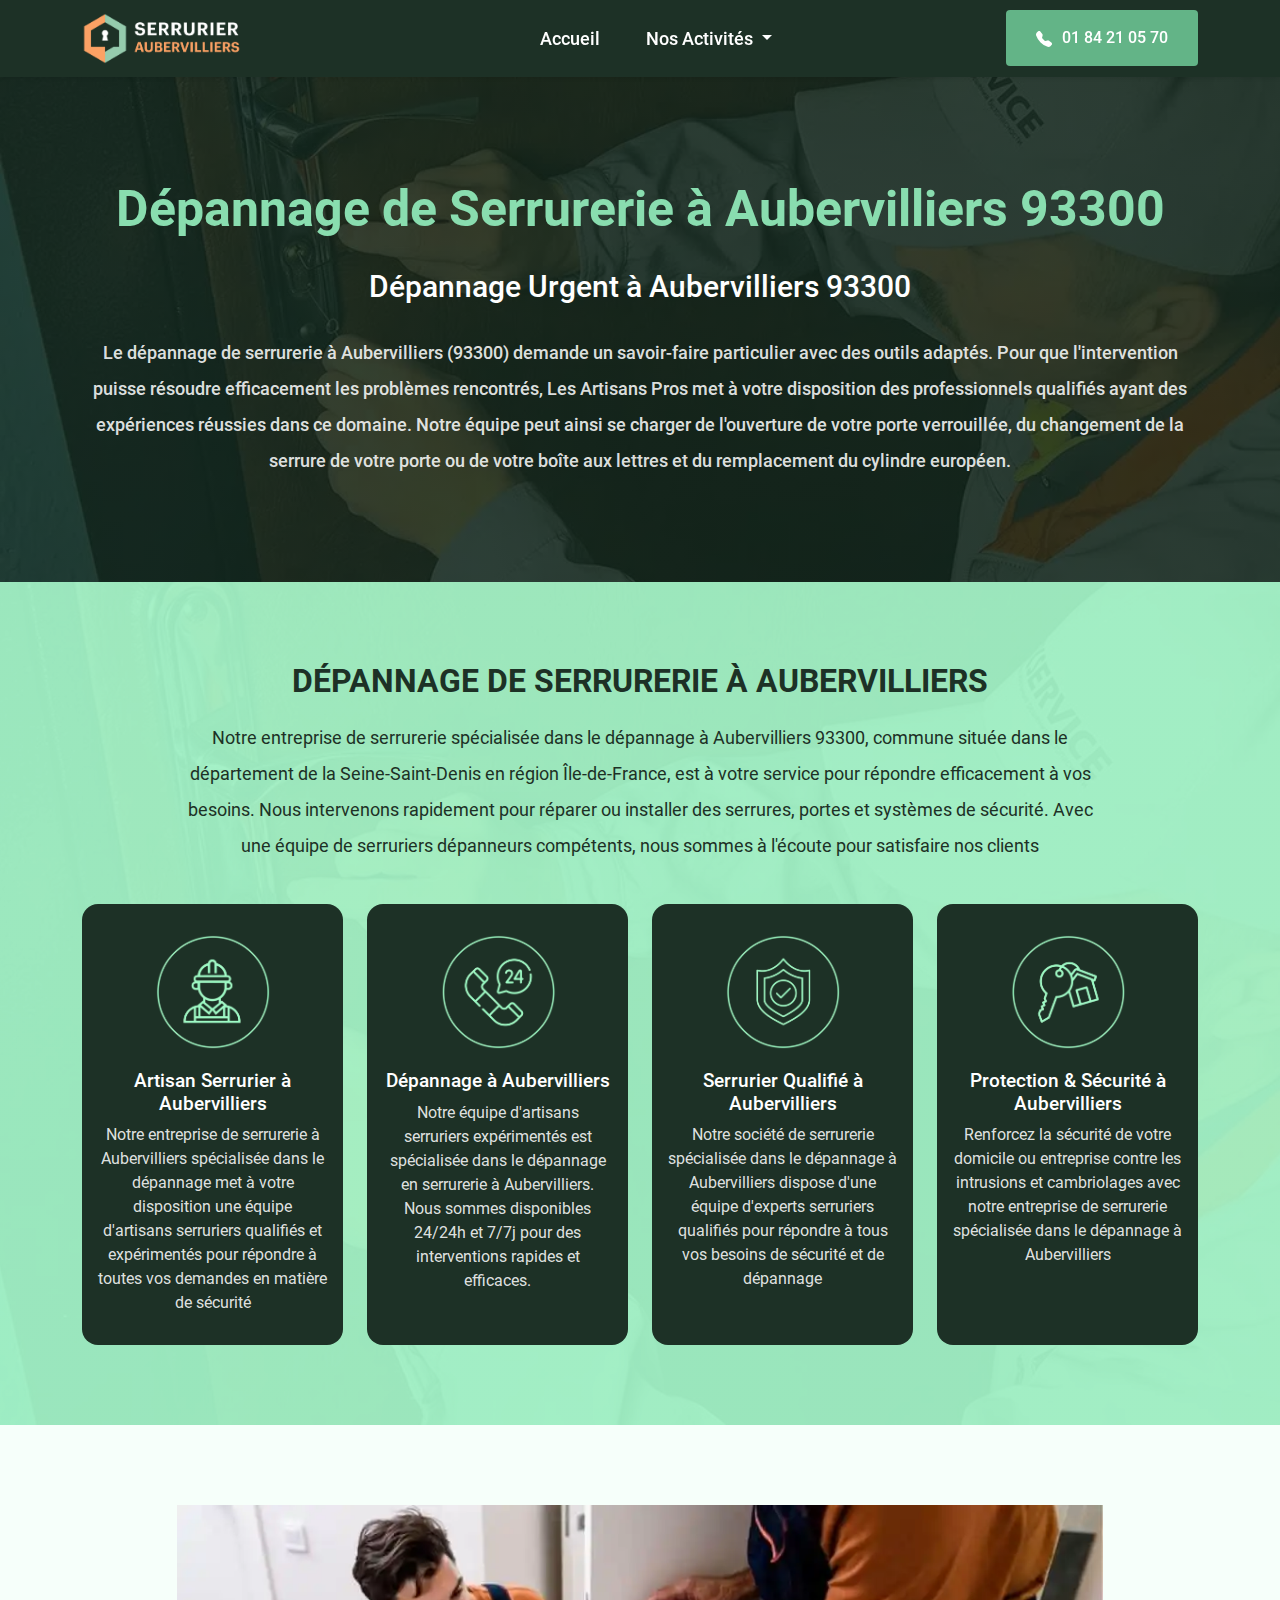
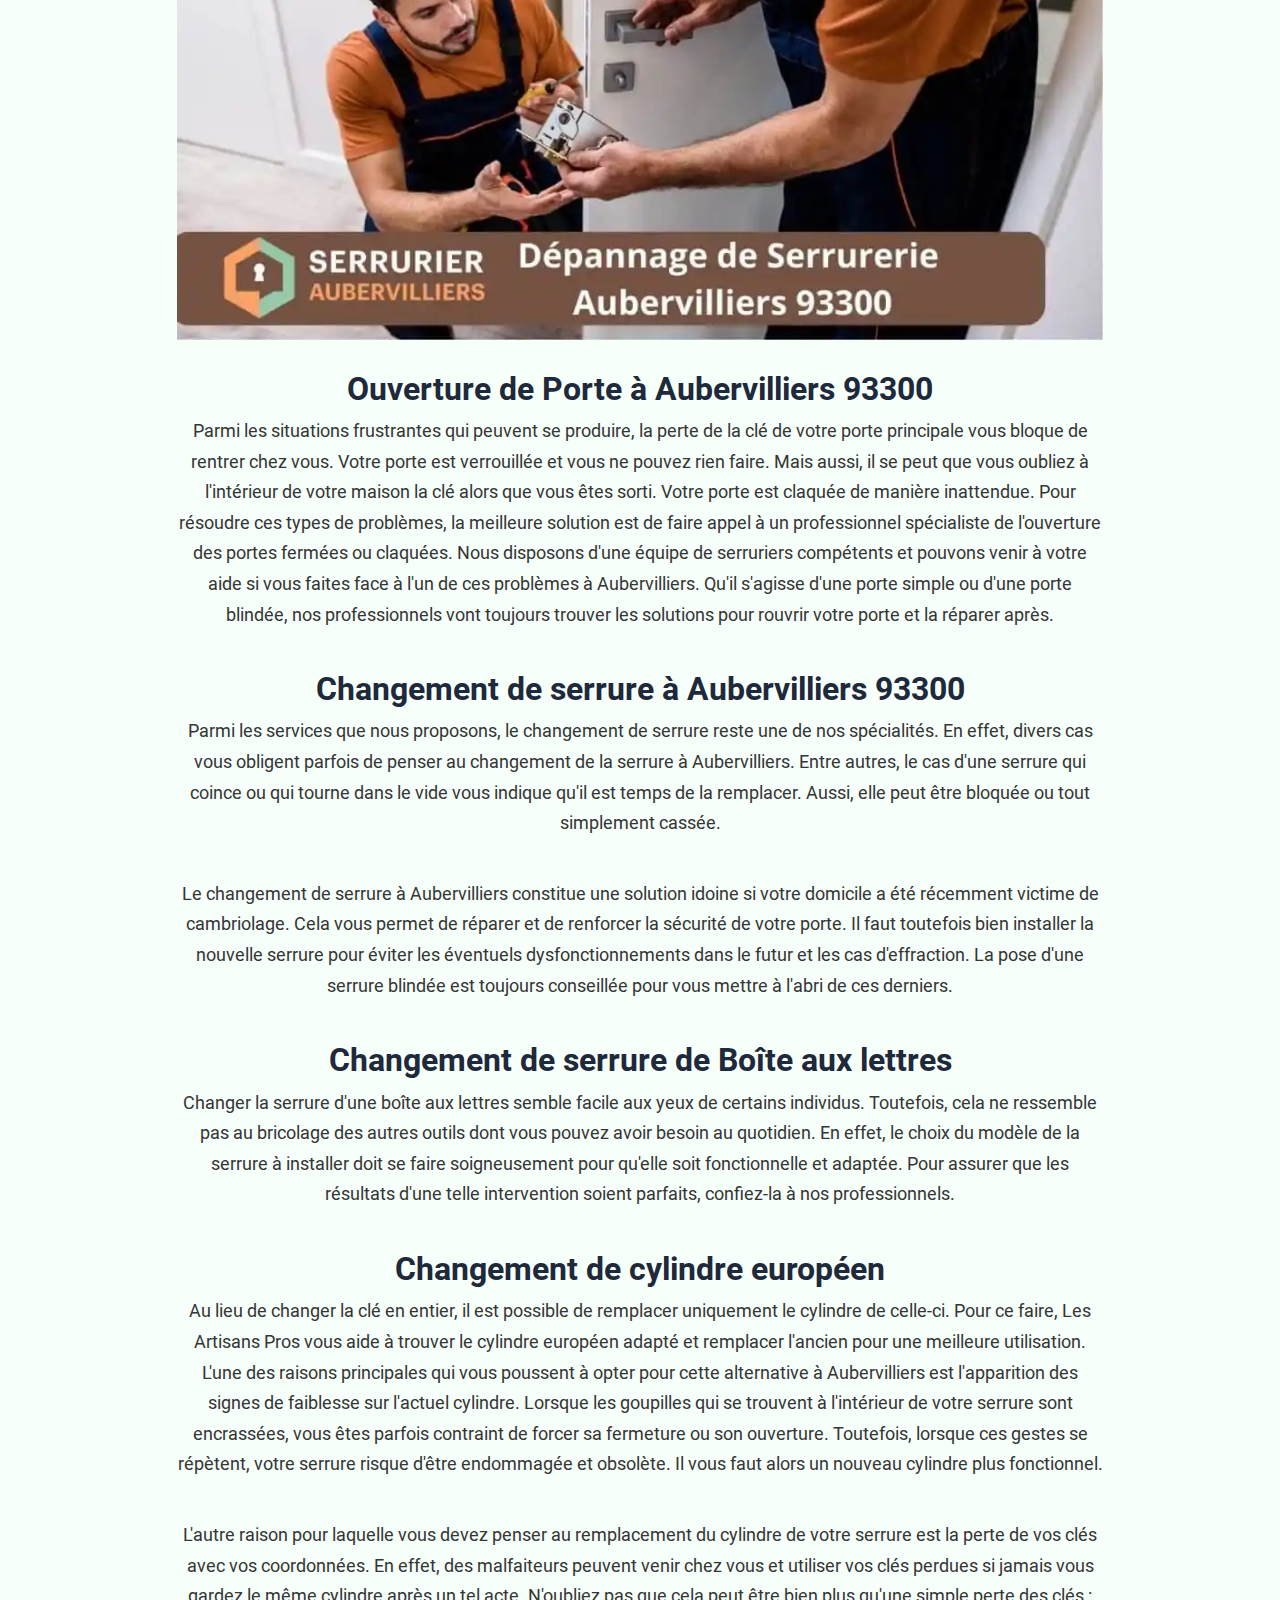
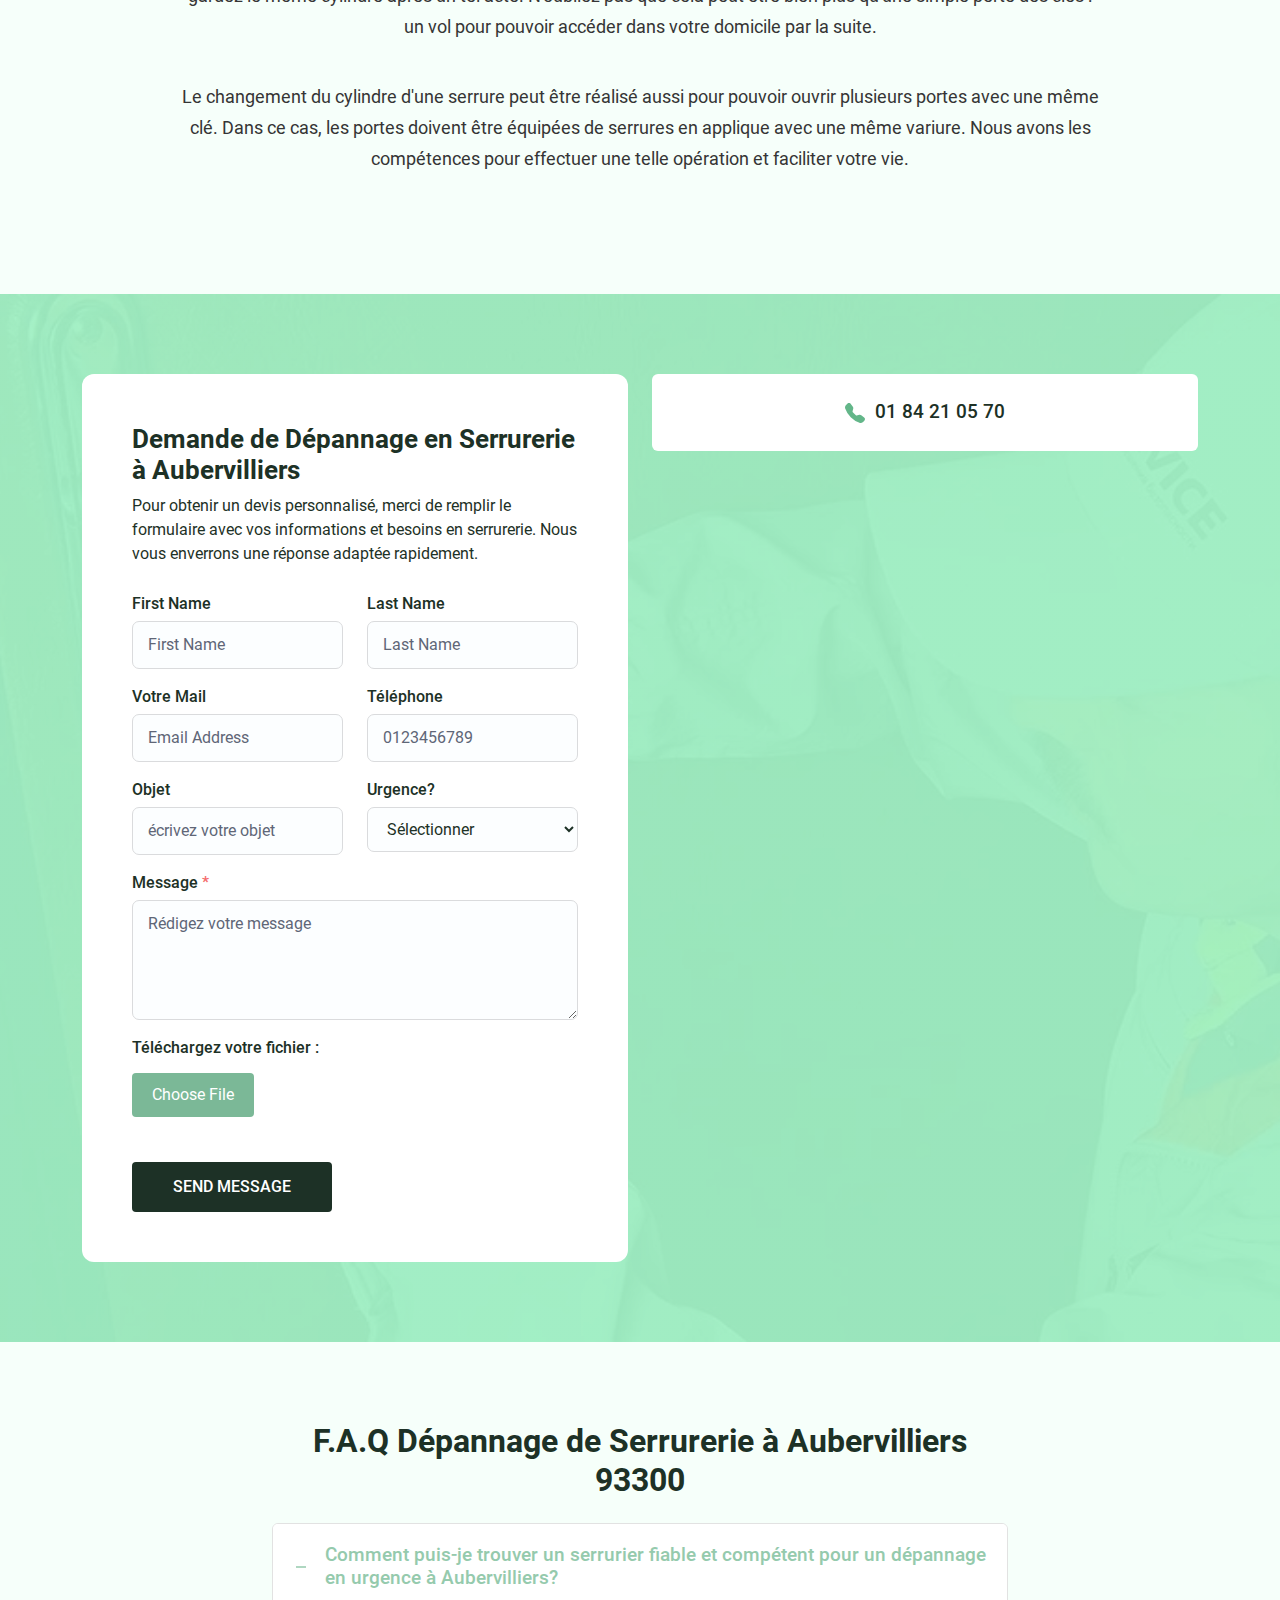
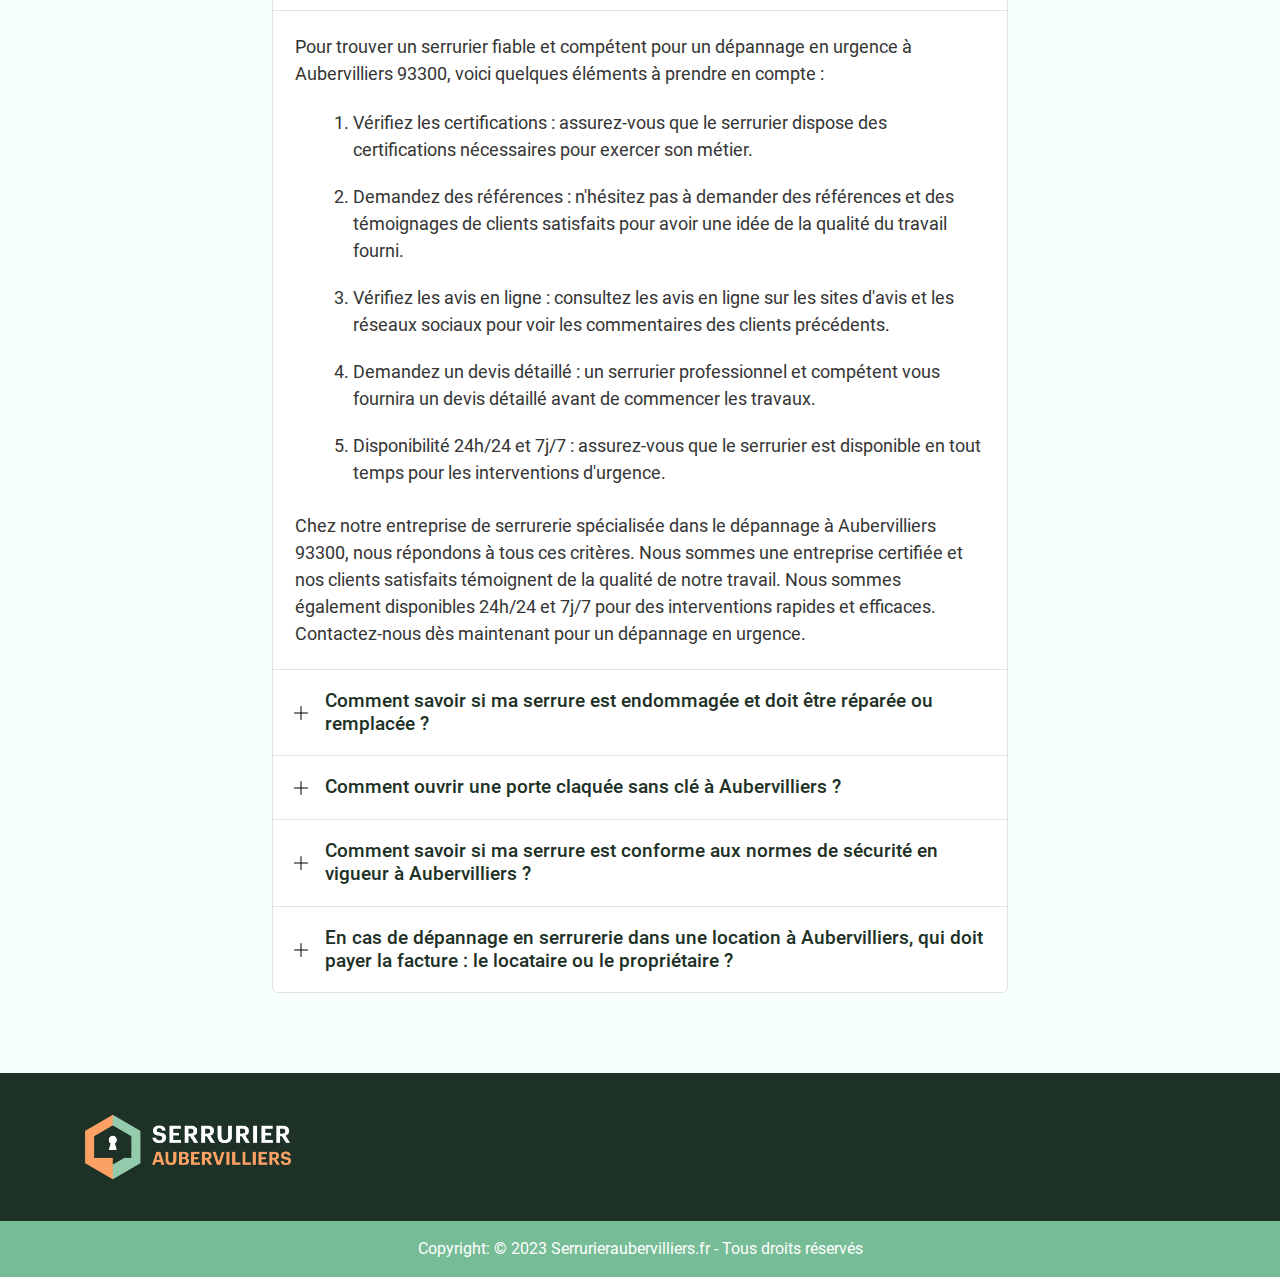
<file: dépannage.html>
<!DOCTYPE html>
<html lang="fr">

<head>
    <title lang="fr">Serrurier Aubervilliers 93300 - Dépannage 0184210570</title>
    <meta charset="UTF-8" />
    <meta content="width=device-width,initial-scale=1" name="viewport" />
    <meta name="description"
        content="Expert artisan serrurier à Aubervilliers pour réparation et installation de serrures, portes et systèmes de sécurité - Contactez nous!" />
    <meta content="Serrurier Mantes-la-Ville, Dépannage serrurier Mantes-la-Ville, Artisan serrurier Mantes-la-Ville"
        name="keywords" />
    <meta name="author" content="serrurieraubervilliers.fr" />
    <meta content="https://serrurieraubervilliers.fr/images/depannage-serrurier-aubervilliers-93300-1024x480.webp" property="og:image" />
    <link rel="canonical" href="https://serrurieraubervilliers.fr" />
    <link rel="preload" as="image" href="images/depannage-serrurier-aubervilliers-93300-1024x480.webp" />
    <!-- icon  -->
    <link rel="icon" href="images/favicon.png" type="image/x-icon" />
    <!-- css  -->
    <link href="https://cdn.jsdelivr.net/npm/bootstrap@5.1.3/dist/css/bootstrap.min.css" rel="stylesheet" />
    <link rel="stylesheet" href="font/stylesheet.css" />
    <link href="css/style.min.css" rel="stylesheet" />

    <script type="application/ld+json">
      {
        "@context": "https://schema.org",
        "@type": "Locksmith",
        "name": "Serrurier Aubervilliers (93300)",
        "address": {
          "@type": "PostalAddress",
          "streetAddress": "Avenue Jean Jaurès",
          "addressLocality": "Mantes-la-Ville",
          "addressRegion": "Yvelines",
          "postalCode": "78711",
          "addressCountry": "FR"
        },
        "image": "https://serrurieraubervilliers.fr/images/depannage-serrurier-aubervilliers-93300-1024x480.webp",
        "email": "contact@serrurieraubervilliers.fr",
        "telephone": "+33756795356",
        "url": "https://serrurieraubervilliers.fr",
        "description": "Dépannage et Installation de Serrurerie à Mantes-la-Ville.",
        "priceRange": "80€ bis 130€",
        "openingHoursSpecification": [
          {
            "@type": "OpeningHoursSpecification",
            "dayOfWeek": [
              "Monday",
              "Tuesday",
              "Wednesday",
              "Thursday",
              "Friday",
              "Saturday",
              "Sunday"
            ],
            "opens": "00:00",
            "closes": "24:00"
          }
        ],
        "emergencyService": "Yes"
      }
    </script>
</head>

<body>
    <header class="header sticky-top">
        <nav aria-label="Main Navigation" class="navbar navbar-expand-lg shadow-sm">
            <div class="container">
                <a href="https://serrurieraubervilliers.fr" class="navbar-brand order-1">
                    <img alt="Serrurier Logo" class="d-none d-md-block img-fluid w-100"
                        src="images/serrurieraubervilliers-logo.png" width="1558" height="494" />
                    <img alt="Serrurier Logo" class="d-md-none img-fluid"
                        src="images/serrurieraubervilliers-logo-mobile.png" width="632" height="632" />
                </a>
                <button class="navbar-toggler order-3" type="button" aria-controls="navbarSupportedContent"
                    aria-expanded="false" data-bs-target="#navbarSupportedContent" data-bs-toggle="collapse"
                    aria-label="Toggle navigation">
                    <img src="images/hamburger.svg" alt="Toggle" width="32" height="32" />
                    <span class="visually-hidden">Toggle navigation</span>
                </button>
                <div class="collapse ms-lg-5 navbar-collapse order-4 order-md-2" id="navbarSupportedContent">
                    <ul class="mb-2 mb-lg-0 mx-auto navbar-nav">
                        <li class="nav-item">
                            <a href="/" class="nav-link" aria-current="page">Accueil</a>
                        </li>
                        <li class="nav-item dropdown">
                            <a class="nav-link dropdown-toggle" href="#NosActivités" id="navbarDropdown" role="button"
                                data-bs-toggle="dropdown" aria-expanded="false">
                                Nos Activités
                            </a>
                            <ul class="dropdown-menu" aria-labelledby="navbarDropdown">
                                <li><a class="dropdown-item" href="blindageDePorte.html">Blindage De Porte</a>
                                </li>
                                <li><a class="dropdown-item active" href="dépannage.html">Dépannage</a></li>
                                <li><a class="dropdown-item" href="rideauxMétalliques.html">Rideaux Métalliques</a></li>
                                <li><a class="dropdown-item" href="voletsRoulants.html">Volets Roulants</a></li>
                            </ul>
                        </li>
                    </ul>
                </div>
                <div class="nav-btn order-2 order-md-3">
                    <a href="tel:33184210570" class="btn cs-nav-btn">
                        <span>
                            <svg xmlns="https://www.w3.org/2000/svg" width="16" height="16" fill="currentColor"
                                class="bi bi-telephone-fill" viewBox="0 0 16 16">
                                <path fill-rule="evenodd"
                                    d="M1.885.511a1.745 1.745 0 0 1 2.61.163L6.29 2.98c.329.423.445.974.315 1.494l-.547 2.19a.68.68 0 0 0 .178.643l2.457 2.457a.68.68 0 0 0 .644.178l2.189-.547a1.75 1.75 0 0 1 1.494.315l2.306 1.794c.829.645.905 1.87.163 2.611l-1.034 1.034c-.74.74-1.846 1.065-2.877.702a18.6 18.6 0 0 1-7.01-4.42 18.6 18.6 0 0 1-4.42-7.009c-.362-1.03-.037-2.137.703-2.877z" />
                            </svg>
                        </span>
                        <span class="visually-hidden">Phone number: 01 84 21 05 70</span>
                        01 84 21 05 70
                    </a>
                </div>
            </div>
        </nav>
    </header>
    <!-- hero start  -->
    <section class="hero">
        <div class="container">
            <div class="hero-content">
                <h1>Dépannage de Serrurerie à Aubervilliers 93300</h1>
                <h2>Dépannage Urgent à Aubervilliers 93300</h2>
                <p>Le dépannage de serrurerie à Aubervilliers (93300) demande un savoir-faire particulier avec des
                    outils adaptés. Pour que
                    l'intervention puisse résoudre efficacement les problèmes rencontrés, Les Artisans Pros met à votre
                    disposition des
                    professionnels qualifiés ayant des expériences réussies dans ce domaine. Notre équipe peut ainsi se
                    charger de
                    l'ouverture de votre porte verrouillée, du changement de la serrure de votre porte ou de votre boîte
                    aux lettres et du
                    remplacement du cylindre européen.</p>
            </div>
        </div>
    </section>
    <!-- service card start  -->
    <section class="service p-80">
        <div class="container">
            <div class="row justify-content-center">
                <div class="col-lg-10">
                    <div class="service-content">
                        <h2>Dépannage de SERRURERIE à AUBERVILLIERS</h2>
                        <p>Notre entreprise de serrurerie spécialisée dans le dépannage à Aubervilliers 93300, commune
                            située dans le département
                            de la Seine-Saint-Denis en région Île-de-France, est à votre service pour répondre
                            efficacement à vos besoins. Nous
                            intervenons rapidement pour réparer ou installer des serrures, portes et systèmes de
                            sécurité. Avec une équipe de
                            serruriers dépanneurs compétents, nous sommes à l'écoute pour satisfaire nos clients</p>
                    </div>
                </div>
            </div>
            <!-- service cards  -->
            <div class="row g-4">
                <!-- single item 1 -->
                <div class="col-md-6 col-xl-3">
                    <div class="service-card">
                        <div class="service-card-img">
                            <img src="./images/Serrurier-Aulnay-sous-Bois.webp" class="img-fluid"
                                alt="Artisan-Serrurier-à-Aubervilliers">
                        </div>
                        <div class="service-card-content">
                            <h3>Artisan Serrurier à Aubervilliers</h3>
                            <p>Notre entreprise de serrurerie à Aubervilliers spécialisée dans le dépannage met à votre
                                disposition une équipe
                                d'artisans serruriers qualifiés et expérimentés pour répondre à toutes vos demandes en
                                matière de sécurité</p>
                        </div>
                    </div>
                </div>
                <!-- single item 2 -->
                <div class="col-md-6 col-xl-3">
                    <div class="service-card">
                        <div class="service-card-img">
                            <img src="./images/Dépannage-à-Aubervilliers.webp" class="img-fluid"
                                alt="Artisan-Serrurier-à-Aubervilliers">
                        </div>
                        <div class="service-card-content">
                            <h3>Dépannage à Aubervilliers</h3>
                            <p>Notre équipe d'artisans serruriers expérimentés est spécialisée dans le dépannage en
                                serrurerie à Aubervilliers. Nous
                                sommes disponibles 24/24h et 7/7j pour des interventions rapides et efficaces.</p>
                        </div>
                    </div>
                </div>
                <!-- single item 3 -->
                <div class="col-md-6 col-lg-3">
                    <div class="service-card">
                        <div class="service-card-img">
                            <img src="./images/Serrurier-Qualifié-à-Aubervilliers.webp" class="img-fluid"
                                alt="Artisan-Serrurier-à-Aubervilliers">
                        </div>
                        <div class="service-card-content">
                            <h3>Serrurier Qualifié à Aubervilliers</h3>
                            <p>Notre société de serrurerie spécialisée dans le dépannage à Aubervilliers dispose d'une
                                équipe d'experts serruriers
                                qualifiés pour répondre à tous vos besoins de sécurité et de dépannage</p>
                        </div>
                    </div>
                </div>
                <!-- single item  -->
                <div class="col-md-6 col-lg-3">
                    <div class="service-card">
                        <div class="service-card-img">
                            <img src="./images/Protection-Sécurité-à-Aubervilliers.webp" class="img-fluid"
                                alt="Artisan-Serrurier-à-Aubervilliers">
                        </div>
                        <div class="service-card-content">
                            <h3>Protection & Sécurité à Aubervilliers</h3>
                            <p>Renforcez la sécurité de votre domicile ou entreprise contre les intrusions et
                                cambriolages avec notre entreprise de
                                serrurerie spécialisée dans le dépannage à Aubervilliers</p>
                        </div>
                    </div>
                </div>
            </div>
        </div>
    </section>
    <!-- seo section  -->
    <section class="seo p-80">
        <div class="container">
            <div class="row justify-content-center">
                <div class="col-lg-10">
                    <div class="seo-wraper">
                        <div class="seo-img">
                            <img src="./images/depannage-serrurier-aubervilliers-93300-1024x480.webp" class="img-fluid w-full"
                                alt="">
                        </div>
                        <div>
                            <h2>Ouverture de Porte à Aubervilliers 93300</h2>
                            <p>Parmi les situations frustrantes qui peuvent se produire, la perte de la clé de votre
                                porte principale vous bloque de
                                rentrer chez vous. Votre porte est verrouillée et vous ne pouvez rien faire. Mais aussi,
                                il se peut que vous oubliez à
                                l'intérieur de votre maison la clé alors que vous êtes sorti. Votre porte est claquée de
                                manière inattendue. Pour
                                résoudre ces types de problèmes, la meilleure solution est de faire appel à un
                                professionnel spécialiste de l'ouverture
                                des portes fermées ou claquées. Nous disposons d'une équipe de serruriers compétents et
                                pouvons venir à votre aide si
                                vous faites face à l'un de ces problèmes à Aubervilliers. Qu'il s'agisse d'une porte
                                simple ou d'une porte blindée, nos
                                professionnels vont toujours trouver les solutions pour rouvrir votre porte et la
                                réparer après.</p>
                            <h2>Changement de serrure à Aubervilliers 93300</h2>
                            <p>Parmi les services que nous proposons, le changement de serrure reste une de nos
                                spécialités. En effet, divers cas vous
                                obligent parfois de penser au changement de la serrure à Aubervilliers. Entre autres, le
                                cas d'une serrure qui coince ou
                                qui tourne dans le vide vous indique qu'il est temps de la remplacer. Aussi, elle peut
                                être bloquée ou tout simplement
                                cassée.</p>
                            <p>Le changement de serrure à Aubervilliers constitue une solution idoine si votre domicile
                                a été récemment victime de
                                cambriolage. Cela vous permet de réparer et de renforcer la sécurité de votre porte. Il
                                faut toutefois bien installer la
                                nouvelle serrure pour éviter les éventuels dysfonctionnements dans le futur et les cas
                                d'effraction. La pose d'une
                                serrure blindée est toujours conseillée pour vous mettre à l'abri de ces derniers.</p>
                            <h2>Changement de serrure de Boîte aux lettres</h2>
                            <p>Changer la serrure d'une boîte aux lettres semble facile aux yeux de certains individus.
                                Toutefois, cela ne ressemble
                                pas au bricolage des autres outils dont vous pouvez avoir besoin au quotidien. En effet,
                                le choix du modèle de la
                                serrure à installer doit se faire soigneusement pour qu'elle soit fonctionnelle et
                                adaptée. Pour assurer que les
                                résultats d'une telle intervention soient parfaits, confiez-la à nos professionnels.</p>
                            <h2>Changement de cylindre européen</h2>
                            <p>Au lieu de changer la clé en entier, il est possible de remplacer uniquement le cylindre
                                de celle-ci. Pour ce faire, Les
                                Artisans Pros vous aide à trouver le cylindre européen adapté et remplacer l'ancien pour
                                une meilleure utilisation.
                                L'une des raisons principales qui vous poussent à opter pour cette alternative à
                                Aubervilliers est l'apparition des
                                signes de faiblesse sur l'actuel cylindre. Lorsque les goupilles qui se trouvent à
                                l'intérieur de votre serrure sont
                                encrassées, vous êtes parfois contraint de forcer sa fermeture ou son ouverture.
                                Toutefois, lorsque ces gestes se
                                répètent, votre serrure risque d'être endommagée et obsolète. Il vous faut alors un
                                nouveau cylindre plus fonctionnel.</p>
                            <p>L'autre raison pour laquelle vous devez penser au remplacement du cylindre de votre
                                serrure est la perte de vos clés
                                avec vos coordonnées. En effet, des malfaiteurs peuvent venir chez vous et utiliser vos
                                clés perdues si jamais vous
                                gardez le même cylindre après un tel acte. N'oubliez pas que cela peut être bien plus
                                qu'une simple perte des clés : un
                                vol pour pouvoir accéder dans votre domicile par la suite.</p>
                            <p>Le changement du cylindre d'une serrure peut être réalisé aussi pour pouvoir ouvrir
                                plusieurs portes avec une même clé.
                                Dans ce cas, les portes doivent être équipées de serrures en applique avec une même
                                variure. Nous avons les compétences
                                pour effectuer une telle opération et faciliter votre vie.</p>
                        </div>
                    </div>
                </div>
            </div>
        </div>
    </section>
    <!-- contact start  -->
    <section class="contact p-80">
        <div class="container">
            <div class="row justify-content-center g-4" id="contact-row">
                <div class="col-lg-6">
                    <div class="form-wraper">
                        <h2>Demande de Dépannage en Serrurerie à Aubervilliers</h2>
                        <p>Pour obtenir un devis personnalisé, merci de remplir le formulaire avec vos informations et
                            besoins en serrurerie. Nous
                            vous enverrons une réponse adaptée rapidement.</p>
                        <form action="">
                            <div class="row gy-3">
                                <div class="col-md-6">
                                    <label for="first-name">First Name</label>
                                    <input class="form-control" type="text" name="first-name" id="first-name"
                                        placeholder="First Name" required />
                                </div>
                                <div class="col-md-6">
                                    <label for="last-name">Last Name</label>
                                    <input class="form-control" type="text" name="last-name" id="last-name"
                                        placeholder="Last Name" required />
                                </div>
                                <div class="col-md-6">
                                    <label for="email">Votre Mail</label>
                                    <input class="form-control" type="email" name="email" id="email"
                                        placeholder="Email Address" required />
                                </div>
                                <div class="col-md-6">
                                    <label for="mobile">Téléphone</label>
                                    <input class="form-control" type="tel" name="mobile" id="mobile"
                                        placeholder="0123456789" required />
                                </div>
                                <div class="col-md-6">
                                    <label for="oject">Objet</label>
                                    <input class="form-control" type="text" name="oject" id="oject"
                                        placeholder="écrivez votre objet" required />
                                </div>
                                <div class="col-md-6">
                                    <label for="Urgence">Urgence?</label>
                                    <select name="Urgence" id="Urgence" class="" required>
                                        <option value="">Sélectionner</option>
                                        <option value="Pas Urgence">Pas Urgence</option>
                                        <option value="Urgence">Urgence</option>
                                    </select>
                                </div>
                            </div>

                            <div class="my-3">
                                <label for="comment">Message <span class="text-red">*</span></label>
                                <textarea class="form-control" name="comment" id="comment"
                                    placeholder="Rédigez votre message" required rows="4"></textarea>
                            </div>
                            <div class="mb-3">
                                <label for="fileToUpload">Téléchargez votre fichier :</label>
                                <div>
                                    <label for="fileToUpload" class="fileToUpload">Choose File</label>
                                </div>
                                <input class="d-none" type="file" name="fileToUpload" id="fileToUpload" />
                            </div>
                            <button class="btn cs-submit-btn" type="submit" name="submit" id="submit-btn">
                                Send Message
                            </button>
                        </form>
                    </div>
                </div>
                <div class="col-lg-6">
                    <div class="map-content">
                        <a href="tel:33184210570" class="btn map-btn">
                            <span>
                                <svg xmlns="https://www.w3.org/2000/svg" width="20" height="20" fill="#63b689"
                                    class="bi bi-telephone-fill" viewBox="0 0 16 16">
                                    <path fill-rule="evenodd"
                                        d="M1.885.511a1.745 1.745 0 0 1 2.61.163L6.29 2.98c.329.423.445.974.315 1.494l-.547 2.19a.68.68 0 0 0 .178.643l2.457 2.457a.68.68 0 0 0 .644.178l2.189-.547a1.75 1.75 0 0 1 1.494.315l2.306 1.794c.829.645.905 1.87.163 2.611l-1.034 1.034c-.74.74-1.846 1.065-2.877.702a18.6 18.6 0 0 1-7.01-4.42 18.6 18.6 0 0 1-4.42-7.009c-.362-1.03-.037-2.137.703-2.877z">
                                    </path>
                                </svg>
                            </span>
                            <span class="visually-hidden">Phone number: 01 84 21 05 70</span>
                            01 84 21 05 70
                        </a>
                        <div class="map">
                            <iframe allowfullscreen="" loading="lazy" referrerpolicy="no-referrer-when-downgrade"
                                src="https://www.google.com/maps/embed?pb=!1m18!1m12!1m3!1d2622.5558324791023!2d2.3765973774646767!3d48.90480149743793!2m3!1f0!2f0!3f0!3m2!1i1024!2i768!4f13.1!3m3!1m2!1s0x47e66c2f964637f1%3A0x3ca68a11ad8b20f0!2sRue%20Pierre%20Larousse%2C%2093300%20Aubervilliers!5e0!3m2!1sfr!2sfr!4v1682276570236!5m2!1sfr!2sfr"
                                style="border: 0" title="Location Map" width="100%" height="620">
                            </iframe>
                        </div>
                    </div>
                </div>
            </div>

        </div>
    </section>
    <!-- faq  -->
    <section class="faq p-80">
        <div class="container">
            <div class="row justify-content-center">
                <div class="col-lg-8">
                    <div class="faq-content">
                        <h2>F.A.Q Dépannage de Serrurerie à Aubervilliers 93300</h2>
                        <div class="accordion" id="accordionExample">
                            <!-- 1 -->
                            <div class="accordion-item">
                                <h3 class="accordion-header" id="headingOne">
                                    <button class="accordion-button" type="button" data-bs-toggle="collapse"
                                        data-bs-target="#collapseOne" aria-expanded="true" aria-controls="collapseOne">
                                        <span class="icon"></span>
                                        <span class="question">Comment puis-je trouver un serrurier fiable et compétent
                                            pour un dépannage en urgence à Aubervilliers?</span>
                                    </button>
                                </h3>
                                <div id="collapseOne" class="accordion-collapse collapse show"
                                    aria-labelledby="headingOne" data-bs-parent="#accordionExample">
                                    <div class="accordion-body">
                                        <p>Pour trouver un serrurier fiable et compétent pour un dépannage en urgence à
                                            Aubervilliers 93300, voici quelques
                                            éléments à prendre en compte :</p>
                                        <ol>
                                            <li>Vérifiez les certifications : assurez-vous que le serrurier dispose des
                                                certifications nécessaires pour exercer son
                                                métier.</li>
                                            <li>Demandez des références : n'hésitez pas à demander des références et des
                                                témoignages de clients satisfaits pour avoir
                                                une idée de la qualité du travail fourni.
                                            </li>
                                            <li>Vérifiez les avis en ligne : consultez les avis en ligne sur les sites
                                                d'avis et les réseaux sociaux pour voir les
                                                commentaires des clients précédents.</li>
                                            <li>Demandez un devis détaillé : un serrurier professionnel et compétent
                                                vous fournira un devis détaillé avant de commencer
                                                les travaux.</li>
                                            <li>Disponibilité 24h/24 et 7j/7 : assurez-vous que le serrurier est
                                                disponible en tout temps pour les interventions
                                                d'urgence.</li>
                                        </ol>
                                        <p>Chez notre entreprise de serrurerie spécialisée dans le dépannage à
                                            Aubervilliers 93300, nous répondons à tous ces
                                            critères. Nous sommes une entreprise certifiée et nos clients satisfaits
                                            témoignent de la qualité de notre travail. Nous
                                            sommes également disponibles 24h/24 et 7j/7 pour des interventions rapides
                                            et efficaces. Contactez-nous dès maintenant
                                            pour un dépannage en urgence.</p>
                                    </div>
                                </div>
                            </div>
                            <!-- 2 -->
                            <div class="accordion-item">
                                <h3 class="accordion-header" id="headingTwo">
                                    <button class="accordion-button collapsed" type="button" data-bs-toggle="collapse"
                                        data-bs-target="#collapseTwo" aria-expanded="false" aria-controls="collapseTwo">
                                        <span class="icon"></span> Comment savoir si ma serrure est endommagée et doit
                                        être réparée ou remplacée ?
                                    </button>
                                </h3>
                                <div id="collapseTwo" class="accordion-collapse collapse" aria-labelledby="headingTwo"
                                    data-bs-parent="#accordionExample">
                                    <div class="accordion-body">
                                        <p>Il y a plusieurs signes qui peuvent indiquer que votre serrure est endommagée
                                            et doit être réparée ou remplacée :</p>
                                        <ol>
                                            <li>Difficulté à ouvrir ou fermer la porte : si vous avez des difficultés à
                                                insérer la clé dans la serrure ou si vous devez
                                                forcer la clé pour tourner, cela peut indiquer que la serrure est
                                                endommagée.</li>
                                            <li>Clé cassée dans la serrure : si la clé se casse dans la serrure, il est
                                                probable que la serrure soit endommagée et
                                                nécessite une réparation ou un remplacement.</li>
                                            <li>Bruit inhabituel : si vous entendez des bruits inhabituels lorsque vous
                                                tournez la clé dans la serrure, cela peut
                                                indiquer que la serrure est endommagée.</li>
                                            <li>Jeu dans la poignée : si vous constatez un jeu dans la poignée de la
                                                porte, cela peut indiquer que la serrure est
                                                endommagée.</li>
                                            <li>Usure ou oxydation : si vous constatez que votre serrure est usée ou
                                                oxydée, cela peut indiquer que la serrure est
                                                endommagée et doit être remplacée.</li>
                                        </ol>
                                        <p>Si vous constatez l'un de ces signes, il est recommandé de faire appel à un
                                            serrurier professionnel pour une évaluation.
                                            Chez notre entreprise de serrurerie spécialisée dans le dépannage à
                                            Aubervilliers 93300, nos serruriers qualifiés
                                            peuvent diagnostiquer l'état de votre serrure et vous proposer les solutions
                                            les plus appropriées pour la réparation ou
                                            le remplacement. Contactez-nous dès maintenant pour une intervention rapide
                                            et efficace.</p>
                                    </div>
                                </div>
                            </div>
                            <!-- 3 -->
                            <div class="accordion-item">
                                <h3 class="accordion-header" id="headingThree">
                                    <button class="accordion-button collapsed" type="button" data-bs-toggle="collapse"
                                        data-bs-target="#collapseThree" aria-expanded="false"
                                        aria-controls="collapseThree">
                                        <span class="icon"></span> Comment ouvrir une porte claquée sans clé à
                                        Aubervilliers ?
                                    </button>
                                </h3>
                                <div id="collapseThree" class="accordion-collapse collapse"
                                    aria-labelledby="headingThree" data-bs-parent="#accordionExample">
                                    <div class="accordion-body">
                                        <p>Si vous avez claqué la porte derrière vous sans emporter la clé, il est
                                            possible d'ouvrir la porte sans clé. Voici
                                            quelques méthodes pour ouvrir une porte claquée sans clé :</p>
                                        <ol>
                                            <li>Utilisez une radio : insérez une radio mince entre la porte et le cadre
                                                de la porte, près de la serrure. Tournez et
                                                secouez la radio jusqu'à ce que la serrure se déverrouille.
                                            </li>
                                            <li>Utilisez une carte de crédit : insérez une carte de crédit mince dans la
                                                fente entre la porte et le cadre de la porte,
                                                juste au-dessus de la serrure. Utilisez la carte pour pousser le pêne
                                                demi-tour, puis ouvrez la porte.</li>
                                            <li>Utilisez un tournevis : insérez un tournevis mince dans la fente entre
                                                la porte et le cadre de la porte, près de la
                                                serrure. Tournez le tournevis pour faire tourner le pêne demi-tour, puis
                                                ouvrez la porte.</li>
                                        </ol>
                                        <p class="mb-4">Ces méthodes ne fonctionneront pas avec toutes les portes et
                                            peuvent endommager la serrure ou la porte si elles sont mal
                                            effectuées. Il est recommandé de faire appel à un serrurier professionnel
                                            pour ouvrir la porte en toute sécurité et
                                            éviter tout dommage.</p>
                                        <p>Chez notre entreprise de serrurerie spécialisée dans le dépannage à
                                            Aubervilliers 93300, nos serruriers qualifiés
                                            peuvent ouvrir votre porte claquée rapidement et en toute sécurité.
                                            Contactez-nous dès maintenant pour une intervention
                                            rapide et efficace.</p>
                                    </div>
                                </div>
                            </div>
                            <!-- 4 -->
                            <div class="accordion-item">
                                <h3 class="accordion-header" id="headingFour">
                                    <button class="accordion-button collapsed" type="button" data-bs-toggle="collapse"
                                        data-bs-target="#collapseFpur" aria-expanded="false"
                                        aria-controls="collapseFpur">
                                        <span class="icon"></span> Comment savoir si ma serrure est conforme aux normes
                                        de sécurité en vigueur à Aubervilliers ?
                                    </button>
                                </h3>
                                <div id="collapseFpur" class="accordion-collapse collapse" aria-labelledby="headingFour"
                                    data-bs-parent="#accordionExample">
                                    <div class="accordion-body">
                                        <p>Pour savoir si votre serrure est conforme aux normes de sécurité en vigueur à
                                            Aubervilliers 93300, vous pouvez vérifier
                                            si elle porte une certification A2P (Assurance Prévention Protection)
                                            délivrée par le CNPP (Centre National de
                                            Prévention et de Protection). Cette certification garantit que la serrure a
                                            été testée et homologuée pour résister à des
                                            tentatives d'effraction.</p>
                                        <p class="mt-4">Les serrures certifiées A2P sont classées en trois niveaux de
                                            résistance :</p>
                                        <ul>
                                            <li>Niveau 1 : résistance minimale contre les tentatives d'effraction</li>
                                            <li>Niveau 2 : résistance intermédiaire</li>
                                            <li>Niveau 3 : résistance maximale</li>
                                        </ul>
                                        <p class="my-4">Il est recommandé de choisir une serrure certifiée A2P de niveau
                                            1 ou supérieur pour renforcer la sécurité de votre
                                            domicile ou entreprise.</p>
                                        <p>Si vous n'êtes pas sûr de la conformité de votre serrure, vous pouvez faire
                                            appel à un serrurier professionnel pour une
                                            évaluation. Chez notre entreprise de serrurerie spécialisée dans le
                                            dépannage à Aubervilliers 93300, nos serruriers
                                            qualifiés peuvent diagnostiquer l'état de votre serrure et vous proposer les
                                            solutions les plus appropriées pour
                                            renforcer la sécurité de votre habitation ou local professionnel.
                                            Contactez-nous dès maintenant pour une intervention
                                            rapide et efficace.</p>
                                    </div>
                                </div>
                            </div>
                            <!-- 5 -->
                            <div class="accordion-item">
                                <h3 class="accordion-header" id="headingFive">
                                    <button class="accordion-button collapsed" type="button" data-bs-toggle="collapse"
                                        data-bs-target="#collapseFive" aria-expanded="false"
                                        aria-controls="collapseFive">
                                        <span class="icon"></span> En cas de dépannage en serrurerie dans une location à
                                        Aubervilliers, qui doit payer la facture : le locataire ou le
                                        propriétaire ?
                                    </button>
                                </h3>
                                <div id="collapseFive" class="accordion-collapse collapse" aria-labelledby="headingFive"
                                    data-bs-parent="#accordionExample">
                                    <div class="accordion-body">
                                        <p>En général, la responsabilité des frais de dépannage en serrurerie dépend de
                                            la nature de l'intervention à réaliser. Si
                                            la serrure est endommagée suite à une effraction ou une tentative
                                            d'effraction, c'est généralement le propriétaire qui
                                            doit prendre en charge les frais de dépannage. En effet, le propriétaire est
                                            responsable de la sécurité du logement
                                            qu'il loue et doit s'assurer que la serrure et les portes sont suffisamment
                                            sécurisées pour protéger les locataires et
                                            leurs biens.</p>
                                        <p class="my-4">Cependant, si la serrure est défectueuse ou usée naturellement,
                                            la responsabilité peut revenir au locataire. En effet,
                                            le locataire est responsable de l'entretien courant du logement qu'il
                                            occupe, ce qui inclut l'entretien de la serrure et
                                            des portes. Dans ce cas, il est recommandé de consulter le contrat de
                                            location pour connaître les dispositions
                                            spécifiques en matière de réparation et de dépannage.</p>
                                        <p>Il est important de noter que si le locataire doit prendre en charge les
                                            frais de dépannage, le propriétaire doit donner
                                            son accord avant tout début des travaux. Dans le cas contraire, le locataire
                                            ne pourra pas être remboursé des frais
                                            engagés pour le dépannage.</p>
                                        <p class="mt-4">Chez notre entreprise de serrurerie spécialisée dans le
                                            dépannage à Aubervilliers 93300, nous sommes à votre disposition
                                            pour répondre à toutes vos questions concernant les frais de dépannage en
                                            serrurerie et pour vous aider à déterminer la
                                            responsabilité du paiement de la facture.</p>
                                    </div>
                                </div>
                            </div>
                        </div>
                    </div>
                </div>
            </div>
        </div>
    </section>
    <!-- Bottom logo  -->
    <section class="bottom-logo">
        <div class="container">
            <div class="footer-logo">
                <img src="./images/serrurieraubervilliers-logo.png" alt="Footer-logo" class="img-fluid w-100">
            </div>
        </div>
    </section>
    <!-- footer -->
    <footer>
        <p class="text-center">
            Copyright: © 2023
            <a href="/" aria-label="Site de serrurieraubervilliers.fr">Serrurieraubervilliers.fr</a>
            - Tous droits réservés
        </p>
    </footer>




    <script defer src="https://cdn.jsdelivr.net/npm/bootstrap@5.3.0/dist/js/bootstrap.bundle.min.js"></script>
</body>

</html>
</file>
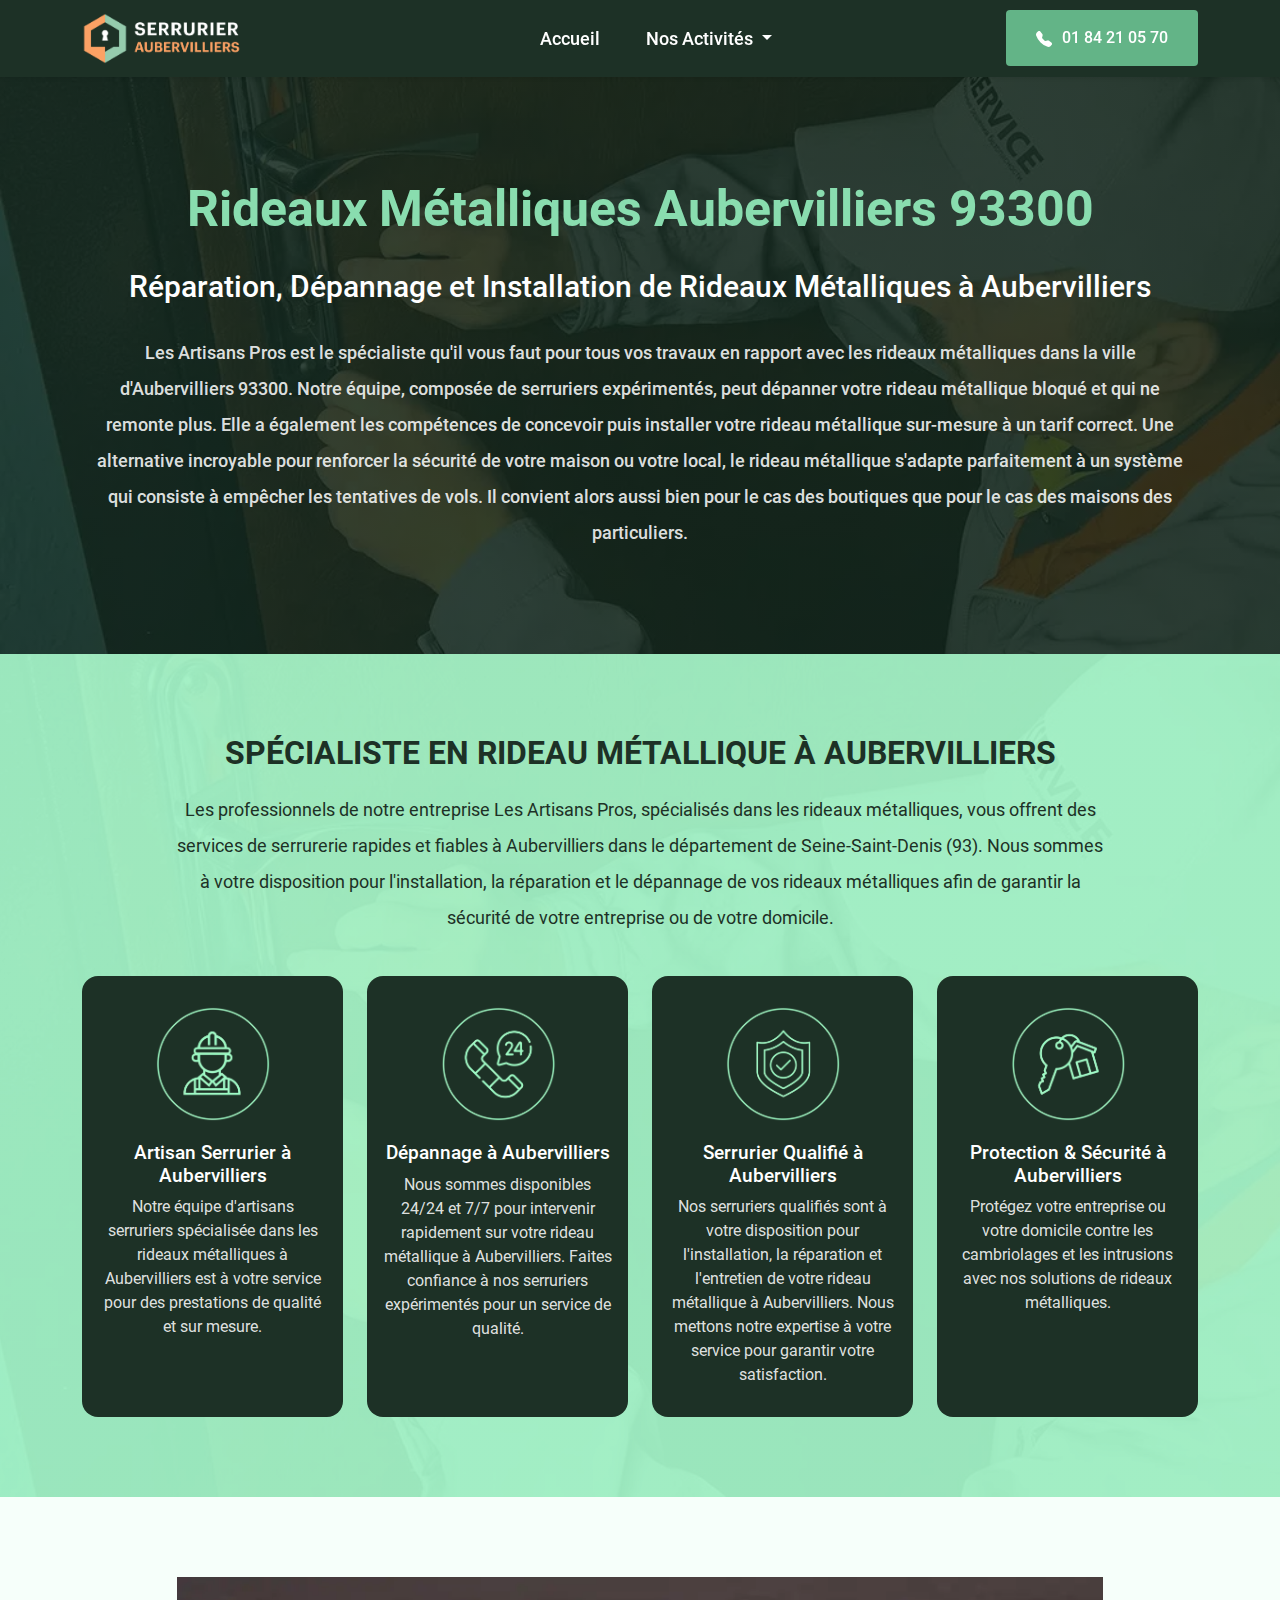
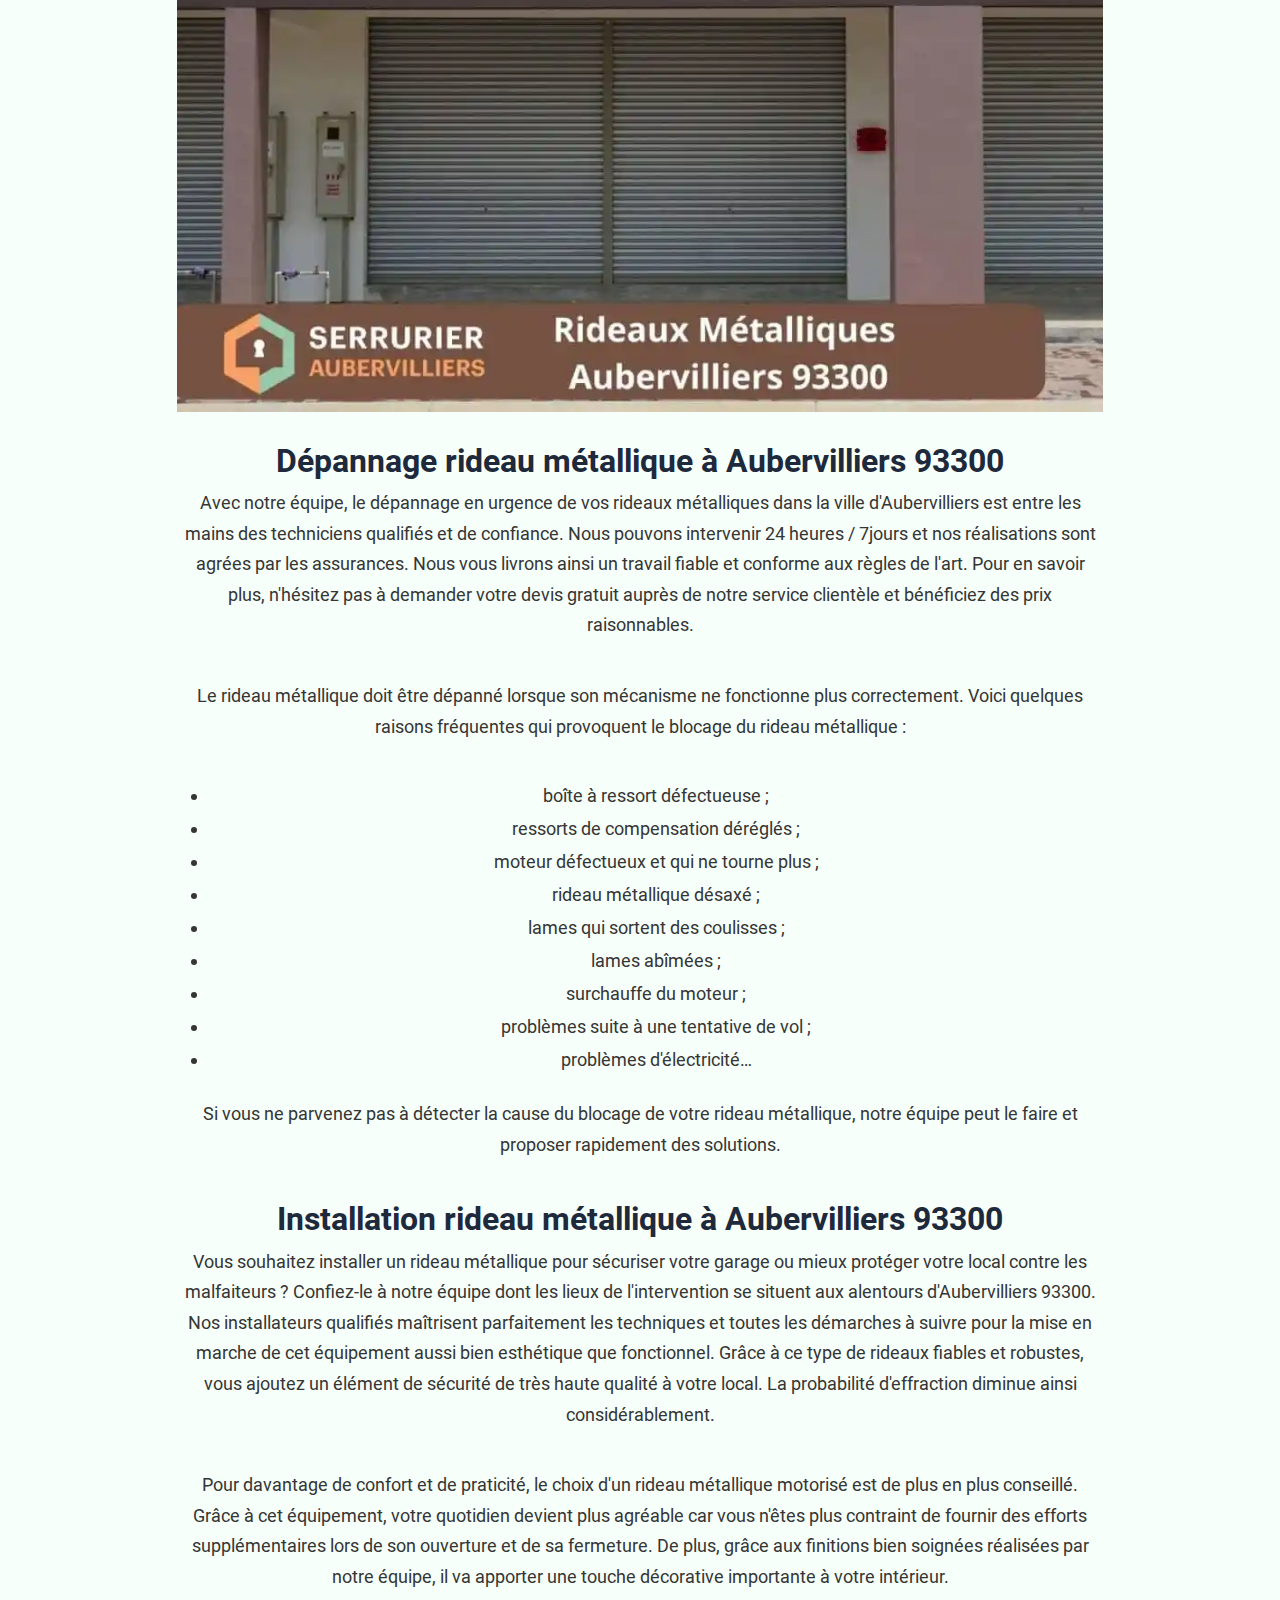
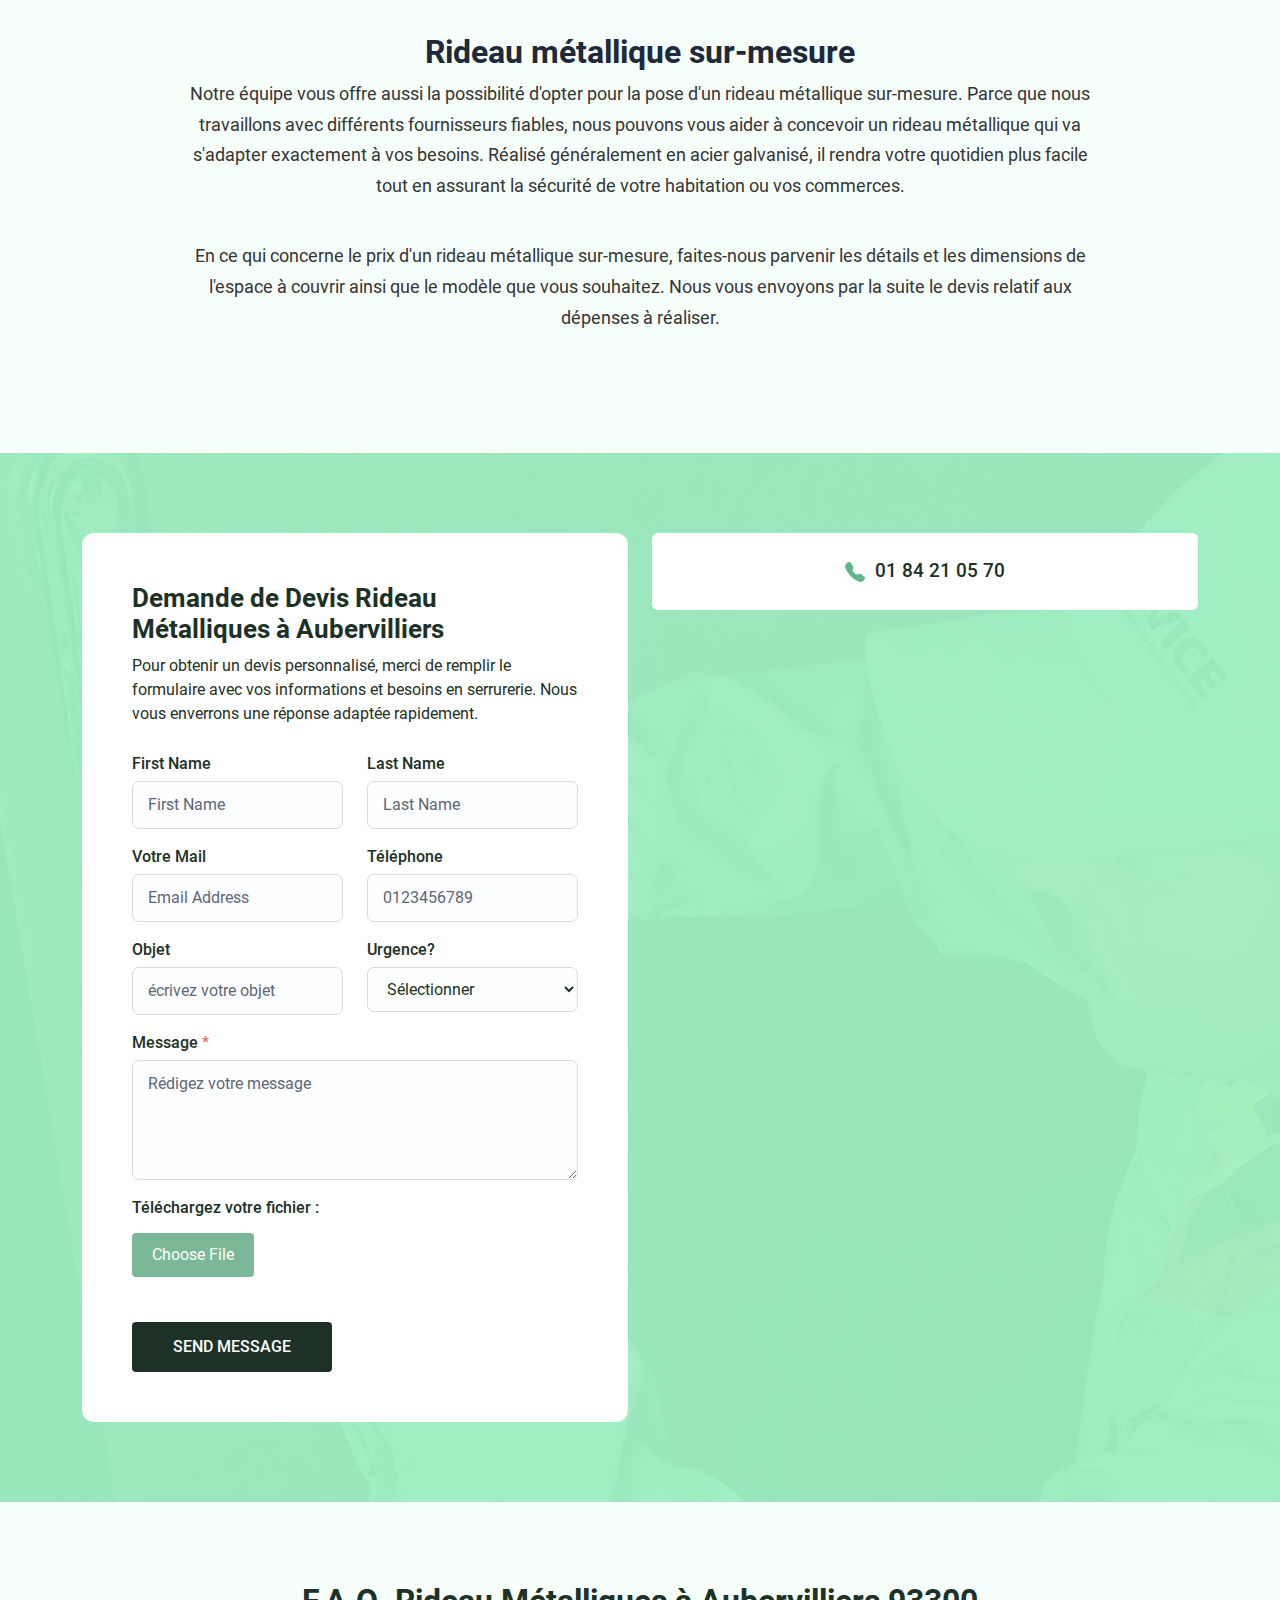
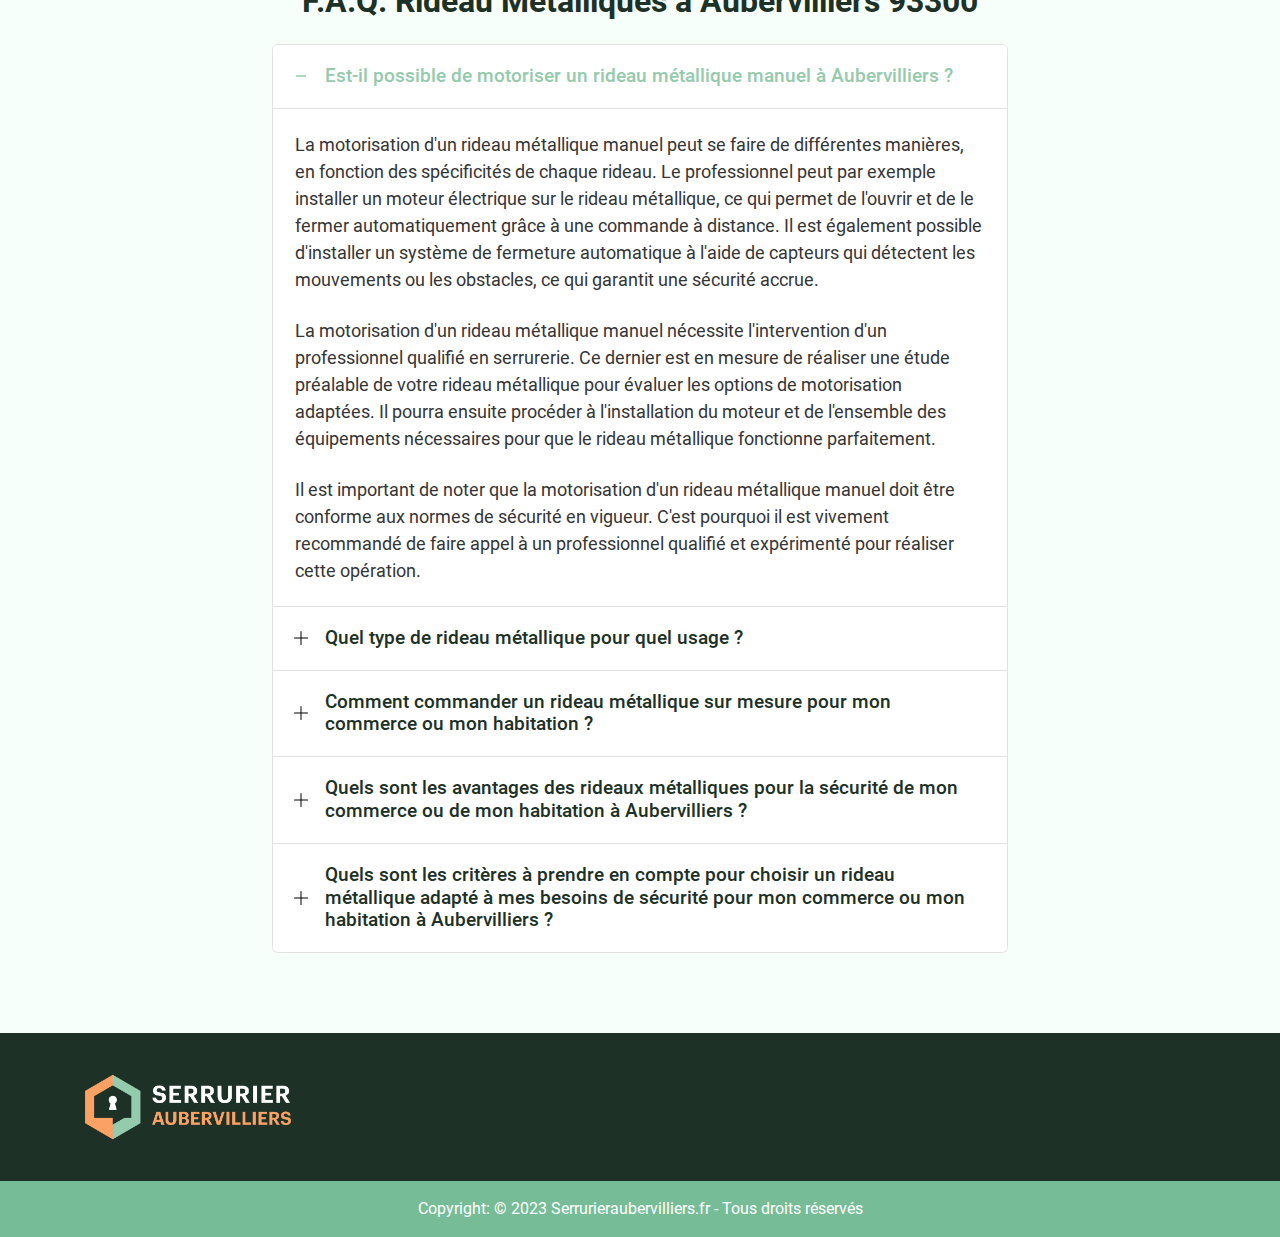
<file: rideauxMétalliques.html>
<!DOCTYPE html>
<html lang="fr">

<head>
    <title lang="fr">Serrurier Aubervilliers 93300 - Dépannage 0184210570</title>
    <meta charset="UTF-8" />
    <meta content="width=device-width,initial-scale=1" name="viewport" />
    <meta name="description"
        content="Expert artisan serrurier à Aubervilliers pour réparation et installation de serrures, portes et systèmes de sécurité - Contactez nous!" />
    <meta content="Serrurier Mantes-la-Ville, Dépannage serrurier Mantes-la-Ville, Artisan serrurier Mantes-la-Ville"
        name="keywords" />
    <meta name="author" content="serrurieraubervilliers.fr" />
    <meta content="https://serrurieraubervilliers.fr/images/rideaux-metalliques-aubervilliers-93300-1024x480.webp" property="og:image" />
    <link rel="canonical" href="https://serrurieraubervilliers.fr" />
    <link rel="preload" as="image" href="images/rideaux-metalliques-aubervilliers-93300-1024x480.webp" />
    <!-- icon  -->
    <link rel="icon" href="images/favicon.png" type="image/x-icon" />
    <!-- css  -->
    <link href="https://cdn.jsdelivr.net/npm/bootstrap@5.1.3/dist/css/bootstrap.min.css" rel="stylesheet" />
    <link rel="stylesheet" href="font/stylesheet.css" />
    <link href="css/style.min.css" rel="stylesheet" />

    <script type="application/ld+json">
      {
        "@context": "https://schema.org",
        "@type": "Locksmith",
        "name": "Serrurier Aubervilliers (93300)",
        "address": {
          "@type": "PostalAddress",
          "streetAddress": "Avenue Jean Jaurès",
          "addressLocality": "Mantes-la-Ville",
          "addressRegion": "Yvelines",
          "postalCode": "78711",
          "addressCountry": "FR"
        },
        "image": "https://serrurieraubervilliers.fr/images/rideaux-metalliques-aubervilliers-93300-1024x480.webp",
        "email": "contact@serrurieraubervilliers.fr",
        "telephone": "+33756795356",
        "url": "https://serrurieraubervilliers.fr",
        "description": "Dépannage et Installation de Serrurerie à Mantes-la-Ville.",
        "priceRange": "80€ bis 130€",
        "openingHoursSpecification": [
          {
            "@type": "OpeningHoursSpecification",
            "dayOfWeek": [
              "Monday",
              "Tuesday",
              "Wednesday",
              "Thursday",
              "Friday",
              "Saturday",
              "Sunday"
            ],
            "opens": "00:00",
            "closes": "24:00"
          }
        ],
        "emergencyService": "Yes"
      }
    </script>
</head>

<body>
    <header class="header sticky-top">
        <nav aria-label="Main Navigation" class="navbar navbar-expand-lg shadow-sm">
            <div class="container">
                <a href="https://serrurieraubervilliers.fr" class="navbar-brand order-1">
                    <img alt="Serrurier Logo" class="d-none d-md-block img-fluid w-100"
                        src="images/serrurieraubervilliers-logo.png" width="1558" height="494" />
                    <img alt="Serrurier Logo" class="d-md-none img-fluid"
                        src="images/serrurieraubervilliers-logo-mobile.png" width="632" height="632" />
                </a>
                <button class="navbar-toggler order-3" type="button" aria-controls="navbarSupportedContent"
                    aria-expanded="false" data-bs-target="#navbarSupportedContent" data-bs-toggle="collapse"
                    aria-label="Toggle navigation">
                    <img src="images/hamburger.svg" alt="Toggle" width="32" height="32" />
                    <span class="visually-hidden">Toggle navigation</span>
                </button>
                <div class="collapse ms-lg-5 navbar-collapse order-4 order-md-2" id="navbarSupportedContent">
                    <ul class="mb-2 mb-lg-0 mx-auto navbar-nav">
                        <li class="nav-item">
                            <a href="/" class="nav-link" aria-current="page">Accueil</a>
                        </li>
                        <li class="nav-item dropdown">
                            <a class="nav-link dropdown-toggle" href="#NosActivités" id="navbarDropdown" role="button"
                                data-bs-toggle="dropdown" aria-expanded="false">
                                Nos Activités
                            </a>
                            <ul class="dropdown-menu" aria-labelledby="navbarDropdown">
                                <li><a class="dropdown-item" href="blindageDePorte.html">Blindage De Porte</a></li>
                                <li><a class="dropdown-item" href="dépannage.html">Dépannage</a></li>
                                <li><a class="dropdown-item active" href="rideauxMétalliques.html">Rideaux Métalliques</a></li>
                                <li><a class="dropdown-item" href="voletsRoulants.html">Volets Roulants</a></li>
                            </ul>
                        </li>
                    </ul>
                </div>
                <div class="nav-btn order-2 order-md-3">
                    <a href="tel:33184210570" class="btn cs-nav-btn">
                        <span>
                            <svg xmlns="https://www.w3.org/2000/svg" width="16" height="16" fill="currentColor"
                                class="bi bi-telephone-fill" viewBox="0 0 16 16">
                                <path fill-rule="evenodd"
                                    d="M1.885.511a1.745 1.745 0 0 1 2.61.163L6.29 2.98c.329.423.445.974.315 1.494l-.547 2.19a.68.68 0 0 0 .178.643l2.457 2.457a.68.68 0 0 0 .644.178l2.189-.547a1.75 1.75 0 0 1 1.494.315l2.306 1.794c.829.645.905 1.87.163 2.611l-1.034 1.034c-.74.74-1.846 1.065-2.877.702a18.6 18.6 0 0 1-7.01-4.42 18.6 18.6 0 0 1-4.42-7.009c-.362-1.03-.037-2.137.703-2.877z" />
                            </svg>
                        </span>
                        <span class="visually-hidden">Phone number: 01 84 21 05 70</span>
                        01 84 21 05 70
                    </a>
                </div>
            </div>
        </nav>
    </header>
    <!-- hero start  -->
    <section class="hero">
        <div class="container">
            <div class="hero-content">
                <h1>Rideaux Métalliques Aubervilliers 93300</h1>
                <h2>Réparation, Dépannage et Installation de Rideaux Métalliques à Aubervilliers</h2>
                <p>Les Artisans Pros est le spécialiste qu'il vous faut pour tous vos travaux en rapport avec les rideaux métalliques dans
                la ville d'Aubervilliers 93300. Notre équipe, composée de serruriers expérimentés, peut dépanner votre rideau métallique
                bloqué et qui ne remonte plus. Elle a également les compétences de concevoir puis installer votre rideau métallique
                sur-mesure à un tarif correct. Une alternative incroyable pour renforcer la sécurité de votre maison ou votre local, le
                rideau métallique s'adapte parfaitement à un système qui consiste à empêcher les tentatives de vols. Il convient alors
                aussi bien pour le cas des boutiques que pour le cas des maisons des particuliers.</p>
            </div>
        </div>
    </section>
    <!-- service card start  -->
    <section class="service p-80">
        <div class="container">
            <div class="row justify-content-center">
                <div class="col-lg-10">
                    <div class="service-content">
                        <h2>Spécialiste en rideau métallique à Aubervilliers</h2>
                        <p>Les professionnels de notre entreprise Les Artisans Pros, spécialisés dans les rideaux métalliques, vous offrent des
                        services de serrurerie rapides et fiables à Aubervilliers dans le département de Seine-Saint-Denis (93). Nous sommes à
                        votre disposition pour l'installation, la réparation et le dépannage de vos rideaux métalliques afin de garantir la
                        sécurité de votre entreprise ou de votre domicile.</p>
                    </div>
                </div>
            </div>
            <!-- service cards  -->
            <div class="row g-4">
                <!-- single item 1 -->
                <div class="col-md-6 col-xl-3">
                    <div class="service-card">
                        <div class="service-card-img">
                            <img src="./images/Serrurier-Aulnay-sous-Bois.webp" class="img-fluid"
                                alt="Artisan-Serrurier-à-Aubervilliers">
                        </div>
                        <div class="service-card-content">
                            <h3>Artisan Serrurier à Aubervilliers</h3>
                            <p>Notre équipe d'artisans serruriers spécialisée dans les rideaux métalliques à Aubervilliers est à votre service pour des
                            prestations de qualité et sur mesure.</p>
                        </div>
                    </div>
                </div>
                <!-- single item 2 -->
                <div class="col-md-6 col-xl-3">
                    <div class="service-card">
                        <div class="service-card-img">
                            <img src="./images/Dépannage-à-Aubervilliers.webp" class="img-fluid"
                                alt="Artisan-Serrurier-à-Aubervilliers">
                        </div>
                        <div class="service-card-content">
                            <h3>Dépannage à Aubervilliers</h3>
                            <p>Nous sommes disponibles 24/24 et 7/7 pour intervenir rapidement sur votre rideau métallique à Aubervilliers. Faites
                            confiance à nos serruriers expérimentés pour un service de qualité.</p>
                        </div>
                    </div>
                </div>
                <!-- single item 3 -->
                <div class="col-md-6 col-lg-3">
                    <div class="service-card">
                        <div class="service-card-img">
                            <img src="./images/Serrurier-Qualifié-à-Aubervilliers.webp" class="img-fluid"
                                alt="Artisan-Serrurier-à-Aubervilliers">
                        </div>
                        <div class="service-card-content">
                            <h3>Serrurier Qualifié à Aubervilliers</h3>
                            <p>Nos serruriers qualifiés sont à votre disposition pour l'installation, la réparation et l'entretien de votre rideau
                            métallique à Aubervilliers. Nous mettons notre expertise à votre service pour garantir votre satisfaction.</p>
                        </div>
                    </div>
                </div>
                <!-- single item  -->
                <div class="col-md-6 col-lg-3">
                    <div class="service-card">
                        <div class="service-card-img">
                            <img src="./images/Protection-Sécurité-à-Aubervilliers.webp" class="img-fluid"
                                alt="Artisan-Serrurier-à-Aubervilliers">
                        </div>
                        <div class="service-card-content">
                            <h3>Protection & Sécurité à Aubervilliers</h3>
                            <p>Protégez votre entreprise ou votre domicile contre les cambriolages et les intrusions avec nos solutions de rideaux
                            métalliques.</p>
                        </div>
                    </div>
                </div>
            </div>
        </div>
    </section>
    <!-- seo section  -->
    <section class="seo p-80">
        <div class="container">
            <div class="row justify-content-center">
                <div class="col-lg-10">
                    <div class="seo-wraper">
                        <div class="seo-img">
                            <img src="./images/rideaux-metalliques-aubervilliers-93300-1024x480.webp" class="img-fluid w-full"
                                alt="">
                        </div>
                        <div>
                            <h2>Dépannage rideau métallique à Aubervilliers 93300</h2>
                            <p>Avec notre équipe, le dépannage en urgence de vos rideaux métalliques dans la ville d'Aubervilliers est entre les mains
                            des techniciens qualifiés et de confiance. Nous pouvons intervenir 24 heures / 7jours et nos réalisations sont agrées
                            par les assurances. Nous vous livrons ainsi un travail fiable et conforme aux règles de l'art. Pour en savoir plus,
                            n'hésitez pas à demander votre devis gratuit auprès de notre service clientèle et bénéficiez des prix raisonnables.</p>
                            <p>Le rideau métallique doit être dépanné lorsque son mécanisme ne fonctionne plus correctement. Voici quelques raisons
                            fréquentes qui provoquent le blocage du rideau métallique :</p>
                            <ul class="seo-list">
                                <li>boîte à ressort défectueuse ;</li>
                                <li>ressorts de compensation déréglés ;</li>
                                <li>moteur défectueux et qui ne tourne plus ;</li>
                                <li>rideau métallique désaxé ;</li>
                                <li>lames qui sortent des coulisses ;</li>
                                <li>lames abîmées ;</li>
                                <li>surchauffe du moteur ;</li>
                                <li>problèmes suite à une tentative de vol ;</li>
                                <li>problèmes d'électricité…</li>
                            </ul>
                            <p>Si vous ne parvenez pas à détecter la cause du blocage de votre rideau métallique, notre équipe peut le faire et
                            proposer rapidement des solutions.</p>
                            <h2>Installation rideau métallique à Aubervilliers 93300</h2>
                            <p>Vous souhaitez installer un rideau métallique pour sécuriser votre garage ou mieux protéger votre local contre les
                            malfaiteurs ? Confiez-le à notre équipe dont les lieux de l'intervention se situent aux alentours d'Aubervilliers 93300.
                            Nos installateurs qualifiés maîtrisent parfaitement les techniques et toutes les démarches à suivre pour la mise en
                            marche de cet équipement aussi bien esthétique que fonctionnel. Grâce à ce type de rideaux fiables et robustes, vous
                            ajoutez un élément de sécurité de très haute qualité à votre local. La probabilité d'effraction diminue ainsi
                            considérablement.</p>
                            <p>Pour davantage de confort et de praticité, le choix d'un rideau métallique motorisé est de plus en plus conseillé. Grâce
                            à cet équipement, votre quotidien devient plus agréable car vous n'êtes plus contraint de fournir des efforts
                            supplémentaires lors de son ouverture et de sa fermeture. De plus, grâce aux finitions bien soignées réalisées par notre
                            équipe, il va apporter une touche décorative importante à votre intérieur.</p>
                            <h2>Rideau métallique sur-mesure</h2>
                            <p>Notre équipe vous offre aussi la possibilité d'opter pour la pose d'un rideau métallique sur-mesure. Parce que nous
                            travaillons avec différents fournisseurs fiables, nous pouvons vous aider à concevoir un rideau métallique qui va
                            s'adapter exactement à vos besoins. Réalisé généralement en acier galvanisé, il rendra votre quotidien plus facile tout
                            en assurant la sécurité de votre habitation ou vos commerces.</p>
                            <p>En ce qui concerne le prix d'un rideau métallique sur-mesure, faites-nous parvenir les détails et les dimensions de
                            l'espace à couvrir ainsi que le modèle que vous souhaitez. Nous vous envoyons par la suite le devis relatif aux dépenses
                            à réaliser.</p>
                        </div>
                    </div>
                </div>
            </div>
        </div>
    </section>
    <!-- contact start  -->
    <section class="contact p-80">
        <div class="container">
            <div class="row justify-content-center g-4" id="contact-row">
                <div class="col-lg-6">
                    <div class="form-wraper">
                        <h2>Demande de Devis Rideau Métalliques à Aubervilliers</h2>
                        <p>Pour obtenir un devis personnalisé, merci de remplir le formulaire avec vos informations et besoins en serrurerie. Nous
                        vous enverrons une réponse adaptée rapidement.</p>
                        <form action="">
                            <div class="row gy-3">
                                <div class="col-md-6">
                                    <label for="first-name">First Name</label>
                                    <input class="form-control" type="text" name="first-name" id="first-name"
                                        placeholder="First Name" required />
                                </div>
                                <div class="col-md-6">
                                    <label for="last-name">Last Name</label>
                                    <input class="form-control" type="text" name="last-name" id="last-name"
                                        placeholder="Last Name" required />
                                </div>
                                <div class="col-md-6">
                                    <label for="email">Votre Mail</label>
                                    <input class="form-control" type="email" name="email" id="email"
                                        placeholder="Email Address" required />
                                </div>
                                <div class="col-md-6">
                                    <label for="mobile">Téléphone</label>
                                    <input class="form-control" type="tel" name="mobile" id="mobile"
                                        placeholder="0123456789" required />
                                </div>
                                <div class="col-md-6">
                                    <label for="oject">Objet</label>
                                    <input class="form-control" type="text" name="oject" id="oject"
                                        placeholder="écrivez votre objet" required />
                                </div>
                                <div class="col-md-6">
                                    <label for="Urgence">Urgence?</label>
                                    <select name="Urgence" id="Urgence" class="" required>
                                        <option value="">Sélectionner</option>
                                        <option value="Pas Urgence">Pas Urgence</option>
                                        <option value="Urgence">Urgence</option>
                                    </select>
                                </div>
                            </div>

                            <div class="my-3">
                                <label for="comment">Message <span class="text-red">*</span></label>
                                <textarea class="form-control" name="comment" id="comment"
                                    placeholder="Rédigez votre message" required rows="4"></textarea>
                            </div>
                            <div class="mb-3">
                                <label for="fileToUpload">Téléchargez votre fichier :</label>
                                <div>
                                    <label for="fileToUpload" class="fileToUpload">Choose File</label>
                                </div>
                                <input class="d-none" type="file" name="fileToUpload" id="fileToUpload" />
                            </div>
                            <button class="btn cs-submit-btn" type="submit" name="submit" id="submit-btn">
                                Send Message
                            </button>
                        </form>
                    </div>
                </div>
                <div class="col-lg-6">
                    <div class="map-content">
                        <a href="tel:33184210570" class="btn map-btn">
                            <span>
                                <svg xmlns="https://www.w3.org/2000/svg" width="20" height="20" fill="#63b689"
                                    class="bi bi-telephone-fill" viewBox="0 0 16 16">
                                    <path fill-rule="evenodd"
                                        d="M1.885.511a1.745 1.745 0 0 1 2.61.163L6.29 2.98c.329.423.445.974.315 1.494l-.547 2.19a.68.68 0 0 0 .178.643l2.457 2.457a.68.68 0 0 0 .644.178l2.189-.547a1.75 1.75 0 0 1 1.494.315l2.306 1.794c.829.645.905 1.87.163 2.611l-1.034 1.034c-.74.74-1.846 1.065-2.877.702a18.6 18.6 0 0 1-7.01-4.42 18.6 18.6 0 0 1-4.42-7.009c-.362-1.03-.037-2.137.703-2.877z">
                                    </path>
                                </svg>
                            </span>
                            <span class="visually-hidden">Phone number: 01 84 21 05 70</span>
                            01 84 21 05 70
                        </a>
                        <div class="map">
                            <iframe allowfullscreen="" loading="lazy" referrerpolicy="no-referrer-when-downgrade"
                                src="https://www.google.com/maps/embed?pb=!1m18!1m12!1m3!1d2622.5558324791023!2d2.3765973774646767!3d48.90480149743793!2m3!1f0!2f0!3f0!3m2!1i1024!2i768!4f13.1!3m3!1m2!1s0x47e66c2f964637f1%3A0x3ca68a11ad8b20f0!2sRue%20Pierre%20Larousse%2C%2093300%20Aubervilliers!5e0!3m2!1sfr!2sfr!4v1682276570236!5m2!1sfr!2sfr"
                                style="border: 0" title="Location Map" width="100%" height="620">
                            </iframe>
                        </div>
                    </div>
                </div>
            </div>

        </div>
    </section>
    <!-- faq  -->
    <section class="faq p-80">
        <div class="container">
            <div class="row justify-content-center">
                <div class="col-lg-8">
                    <div class="faq-content">
                        <h2>F.A.Q. Rideau Métalliques à Aubervilliers 93300</h2>
                        <div class="accordion" id="accordionExample">
                            <!-- 1 -->
                            <div class="accordion-item">
                                <h3 class="accordion-header" id="headingOne">
                                    <button class="accordion-button" type="button" data-bs-toggle="collapse"
                                        data-bs-target="#collapseOne" aria-expanded="true" aria-controls="collapseOne">
                                        <span class="icon"></span>
                                        <span class="question">Est-il possible de motoriser un rideau métallique manuel à Aubervilliers ?</span>
                                    </button>
                                </h3>
                                <div id="collapseOne" class="accordion-collapse collapse show"
                                    aria-labelledby="headingOne" data-bs-parent="#accordionExample">
                                    <div class="accordion-body">
                                        <p>La motorisation d'un rideau métallique manuel peut se faire de différentes manières, en fonction des spécificités de
                                        chaque rideau. Le professionnel peut par exemple installer un moteur électrique sur le rideau métallique, ce qui permet
                                        de l'ouvrir et de le fermer automatiquement grâce à une commande à distance. Il est également possible d'installer un
                                        système de fermeture automatique à l'aide de capteurs qui détectent les mouvements ou les obstacles, ce qui garantit une
                                        sécurité accrue.</p>
                                        <p class="my-4">La motorisation d'un rideau métallique manuel nécessite l'intervention d'un professionnel qualifié en serrurerie. Ce
                                        dernier est en mesure de réaliser une étude préalable de votre rideau métallique pour évaluer les options de
                                        motorisation adaptées. Il pourra ensuite procéder à l'installation du moteur et de l'ensemble des équipements
                                        nécessaires pour que le rideau métallique fonctionne parfaitement.</p>
                                        <p>Il est important de noter que la motorisation d'un rideau métallique manuel doit être conforme aux normes de sécurité en
                                        vigueur. C'est pourquoi il est vivement recommandé de faire appel à un professionnel qualifié et expérimenté pour
                                        réaliser cette opération.</p>
                                    </div>
                                </div>
                            </div>
                            <!-- 2 -->
                            <div class="accordion-item">
                                <h3 class="accordion-header" id="headingTwo">
                                    <button class="accordion-button collapsed" type="button" data-bs-toggle="collapse"
                                        data-bs-target="#collapseTwo" aria-expanded="false" aria-controls="collapseTwo">
                                        <span class="icon"></span> Quel type de rideau métallique pour quel usage ?
                                    </button>
                                </h3>
                                <div id="collapseTwo" class="accordion-collapse collapse" aria-labelledby="headingTwo"
                                    data-bs-parent="#accordionExample">
                                    <div class="accordion-body">
                                        <p>Le choix du type de rideau métallique dépend de l'usage et de l'emplacement pour lequel il est destiné. Il existe
                                        plusieurs types de rideaux métalliques sur le marché, chacun ayant des caractéristiques spécifiques pour répondre aux
                                        besoins et aux exigences de chaque utilisateur.</p>
                                        <p class="my-4">Pour les commerces de petite ou moyenne taille, les rideaux métalliques à lames pleines sont recommandés. Ils offrent
                                        une bonne protection et une isolation thermique et phonique efficace. Les rideaux métalliques à lames micro-perforées
                                        sont également une option intéressante pour les commerces qui souhaitent allier protection et visibilité de leurs
                                        produits.</p>
                                        <p>Pour les grandes surfaces commerciales et les entrepôts, les rideaux métalliques à lames articulées sont une solution
                                        idéale. Ils permettent une fermeture rapide et facile des grandes ouvertures et sont particulièrement adaptés pour les
                                        sites industriels.</p>
                                        <p class="my-4">Enfin, pour les maisons et les appartements, les rideaux métalliques enroulables sont les plus couramment utilisés. Ils
                                        offrent une excellente protection contre les intrusions et peuvent être personnalisés selon les besoins et les goûts de
                                        chacun.</p>
                                        <p>Il est important de faire appel à un professionnel qualifié pour le choix et l'installation de votre rideau métallique.
                                        Il pourra vous conseiller sur le type de rideau le plus adapté à votre usage et à votre budget, ainsi que sur les
                                        options de personnalisation et de motorisation disponibles.</p>
                                    </div>
                                </div>
                            </div>
                            <!-- 3 -->
                            <div class="accordion-item">
                                <h3 class="accordion-header" id="headingThree">
                                    <button class="accordion-button collapsed" type="button" data-bs-toggle="collapse"
                                        data-bs-target="#collapseThree" aria-expanded="false"
                                        aria-controls="collapseThree">
                                        <span class="icon"></span> Comment commander un rideau métallique sur mesure pour mon commerce ou mon habitation ?
                                    </button>
                                </h3>
                                <div id="collapseThree" class="accordion-collapse collapse"
                                    aria-labelledby="headingThree" data-bs-parent="#accordionExample">
                                    <div class="accordion-body">
                                        <p>Pour commander un rideau métallique sur mesure pour votre commerce ou votre habitation auprès de notre entreprise de
                                        serrurerie spécialisée dans les rideaux métalliques à Aubervilliers, vous pouvez nous contacter via notre site web, par
                                        téléphone ou par email.</p>
                                        <p class="my-4">Lors de votre demande de devis, nous vous poserons des questions sur les dimensions de votre ouverture, le type de
                                        rideau métallique souhaité (manuel ou motorisé), le matériau (acier galvanisé, acier inoxydable, aluminium), ainsi que
                                        sur les éventuelles options de personnalisation (couleur, motifs, logos, etc.). Nous pourrons également vous conseiller
                                        sur le choix du rideau métallique le plus adapté à vos besoins et à votre budget.</p>
                                        <p>Une fois le devis validé, nous procéderons à la fabrication sur mesure de votre rideau métallique. Nous sommes en mesure
                                        de fabriquer des rideaux métalliques pour toutes les tailles d'ouverture, y compris les ouvertures de grande taille pour
                                        les entrepôts ou les garages. Nous sommes également en mesure de produire des rideaux métalliques sur mesure pour les
                                        formes particulières d'ouverture, telles que les arcs, les ogives, les cercles, etc.</p>
                                        <p class="my-4">L'installation sera effectuée par nos professionnels qualifiés dans les meilleurs délais. Nous nous engageons à vous
                                        fournir un équipement de qualité, durable et fonctionnel pour une sécurité optimale de votre commerce ou de votre
                                        habitation. En outre, nos rideaux métalliques sont conçus pour être faciles à entretenir, avec une résistance accrue aux
                                        intempéries, à la corrosion et aux tentatives d'effraction.</p>
                                        <p>En somme, commander un rideau métallique sur mesure auprès de notre entreprise de serrurerie à Aubervilliers est un
                                        processus simple et efficace, nous sommes à votre écoute pour répondre à toutes vos questions et vous fournir un devis
                                        détaillé et personnalisé.</p>
                                    </div>
                                </div>
                            </div>
                            <!-- 4 -->
                            <div class="accordion-item">
                                <h3 class="accordion-header" id="headingFour">
                                    <button class="accordion-button collapsed" type="button" data-bs-toggle="collapse"
                                        data-bs-target="#collapseFpur" aria-expanded="false"
                                        aria-controls="collapseFpur">
                                        <span class="icon"></span> Quels sont les avantages des rideaux métalliques pour la sécurité de mon commerce ou de mon habitation à Aubervilliers ?
                                    </button>
                                </h3>
                                <div id="collapseFpur" class="accordion-collapse collapse" aria-labelledby="headingFour"
                                    data-bs-parent="#accordionExample">
                                    <div class="accordion-body">
                                        <p>Les rideaux métalliques sont une solution efficace pour renforcer la sécurité de votre commerce ou de votre habitation à
                                        Aubervilliers. Voici quelques avantages :</p>
                                        <ol>
                                            <li>Dissuasion : La simple présence d'un rideau métallique peut dissuader les cambrioleurs de tenter de s'introduire dans
                                            votre établissement.
</li>
                                            <li>Résistance : Les rideaux métalliques sont constitués de matériaux robustes et résistants, tels que l'acier galvanisé, ce
                                            qui les rend très difficiles à briser ou à découper.</li>
                                            <li>Protection contre les intempéries : Les rideaux métalliques offrent également une protection contre les intempéries,
                                            comme le vent, la pluie et la neige.</li>
                                            <li>Personnalisable : Les rideaux métalliques peuvent être fabriqués sur mesure pour s'adapter à la taille et à la forme de
                                            votre fenêtre ou de votre porte. Ils peuvent également être personnalisés avec des motifs et des couleurs pour
                                            s'harmoniser avec votre façade.</li>
                                            <li>Facilité d'utilisation : Les rideaux métalliques peuvent être motorisés pour une ouverture et une fermeture facile et
                                            rapide, ou bien actionnés manuellement avec une chaîne ou une manivelle.</li>
                                        </ol>
                                        <p>En somme, les rideaux métalliques sont une solution de sécurité pratique et efficace pour votre commerce ou votre
                                        habitation à Aubervilliers.</p>
                                    </div>
                                </div>
                            </div>
                            <!-- 5 -->
                            <div class="accordion-item">
                                <h3 class="accordion-header" id="headingFive">
                                    <button class="accordion-button collapsed" type="button" data-bs-toggle="collapse"
                                        data-bs-target="#collapseFive" aria-expanded="false"
                                        aria-controls="collapseFive">
                                        <span class="icon"></span> Quels sont les critères à prendre en compte pour choisir un rideau métallique adapté à mes besoins de sécurité pour mon
                                        commerce ou mon habitation à Aubervilliers ?
                                    </button>
                                </h3>
                                <div id="collapseFive" class="accordion-collapse collapse" aria-labelledby="headingFive"
                                    data-bs-parent="#accordionExample">
                                    <div class="accordion-body">
                                        <p>Le choix d'un rideau métallique adapté à vos besoins de sécurité à Aubervilliers dépend de plusieurs critères, notamment
                                        :</p>
                                       <ol>
                                        <li>Le niveau de sécurité souhaité : Si votre commerce ou habitation est situé dans une zone à risque, il est recommandé de
                                        choisir un rideau métallique renforcé avec des lames plus épaisses et une serrure haute sécurité.</li>
                                        <li>La taille de la porte ou de la fenêtre : Les rideaux métalliques sont fabriqués sur mesure pour s'adapter à la taille de
                                        vos ouvertures. Il est donc important de mesurer avec précision la hauteur et la largeur de la porte ou de la fenêtre
                                        pour obtenir un rideau métallique parfaitement ajusté.</li>
                                        <li>L'emplacement de la porte ou de la fenêtre : Si la porte ou la fenêtre est située dans une zone fréquemment exposée à
                                        des intempéries comme le vent ou la pluie, il est recommandé de choisir un rideau métallique avec des lames plus larges
                                        pour une meilleure résistance.</li>
                                        <li>Le type de motorisation : Les rideaux métalliques peuvent être motorisés pour une ouverture et une fermeture facile et
                                        rapide, ou bien actionnés manuellement avec une chaîne ou une manivelle. Le choix dépend de la fréquence d'utilisation
                                        et du confort souhaité.</li>
                                        <li>Le design : Les rideaux métalliques peuvent être personnalisés avec des motifs et des couleurs pour s'harmoniser avec
                                        votre façade et renforcer l'esthétique de votre établissement.</li>
                                       </ol>
                                        <p>En résumé, le choix d'un rideau métallique adapté à vos besoins de sécurité à Aubervilliers dépend de plusieurs critères
                                        tels que le niveau de sécurité souhaité, la taille de la porte ou de la fenêtre, l'emplacement, le type de motorisation
                                        et le design. Il est recommandé de faire appel à un professionnel de la serrurerie pour vous aider à faire le meilleur
                                        choix.</p>
                                        
                                    </div>
                                </div>
                            </div>
                        </div>
                    </div>
                </div>
            </div>
        </div>
    </section>
    <!-- Bottom logo  -->
    <section class="bottom-logo">
        <div class="container">
            <div class="footer-logo">
                <img src="./images/serrurieraubervilliers-logo.png" alt="Footer-logo" class="img-fluid w-100">
            </div>
        </div>
    </section>
    <!-- footer -->
    <footer>
        <p class="text-center">
            Copyright: © 2023
            <a href="/" aria-label="Site de serrurieraubervilliers.fr">Serrurieraubervilliers.fr</a>
            - Tous droits réservés
        </p>
    </footer>




    <script defer src="https://cdn.jsdelivr.net/npm/bootstrap@5.3.0/dist/js/bootstrap.bundle.min.js"></script>
</body>

</html>
</file>
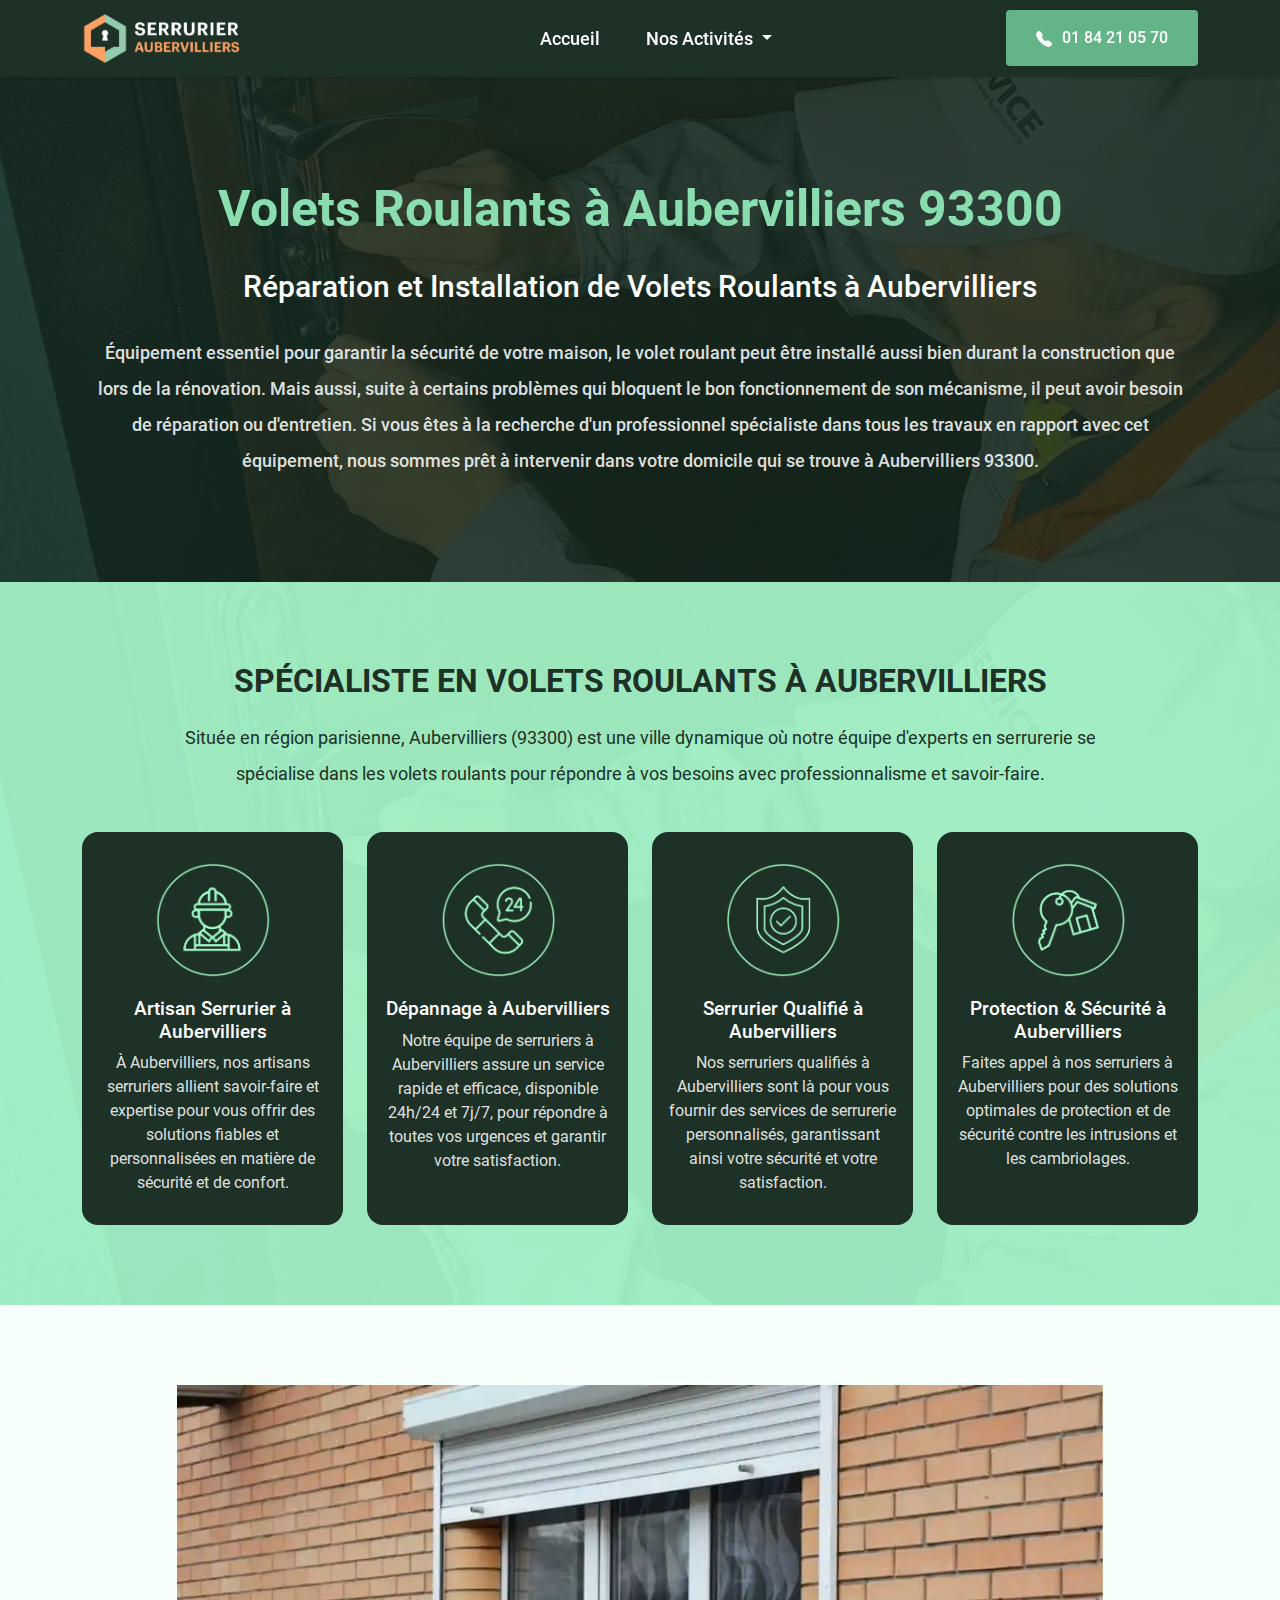
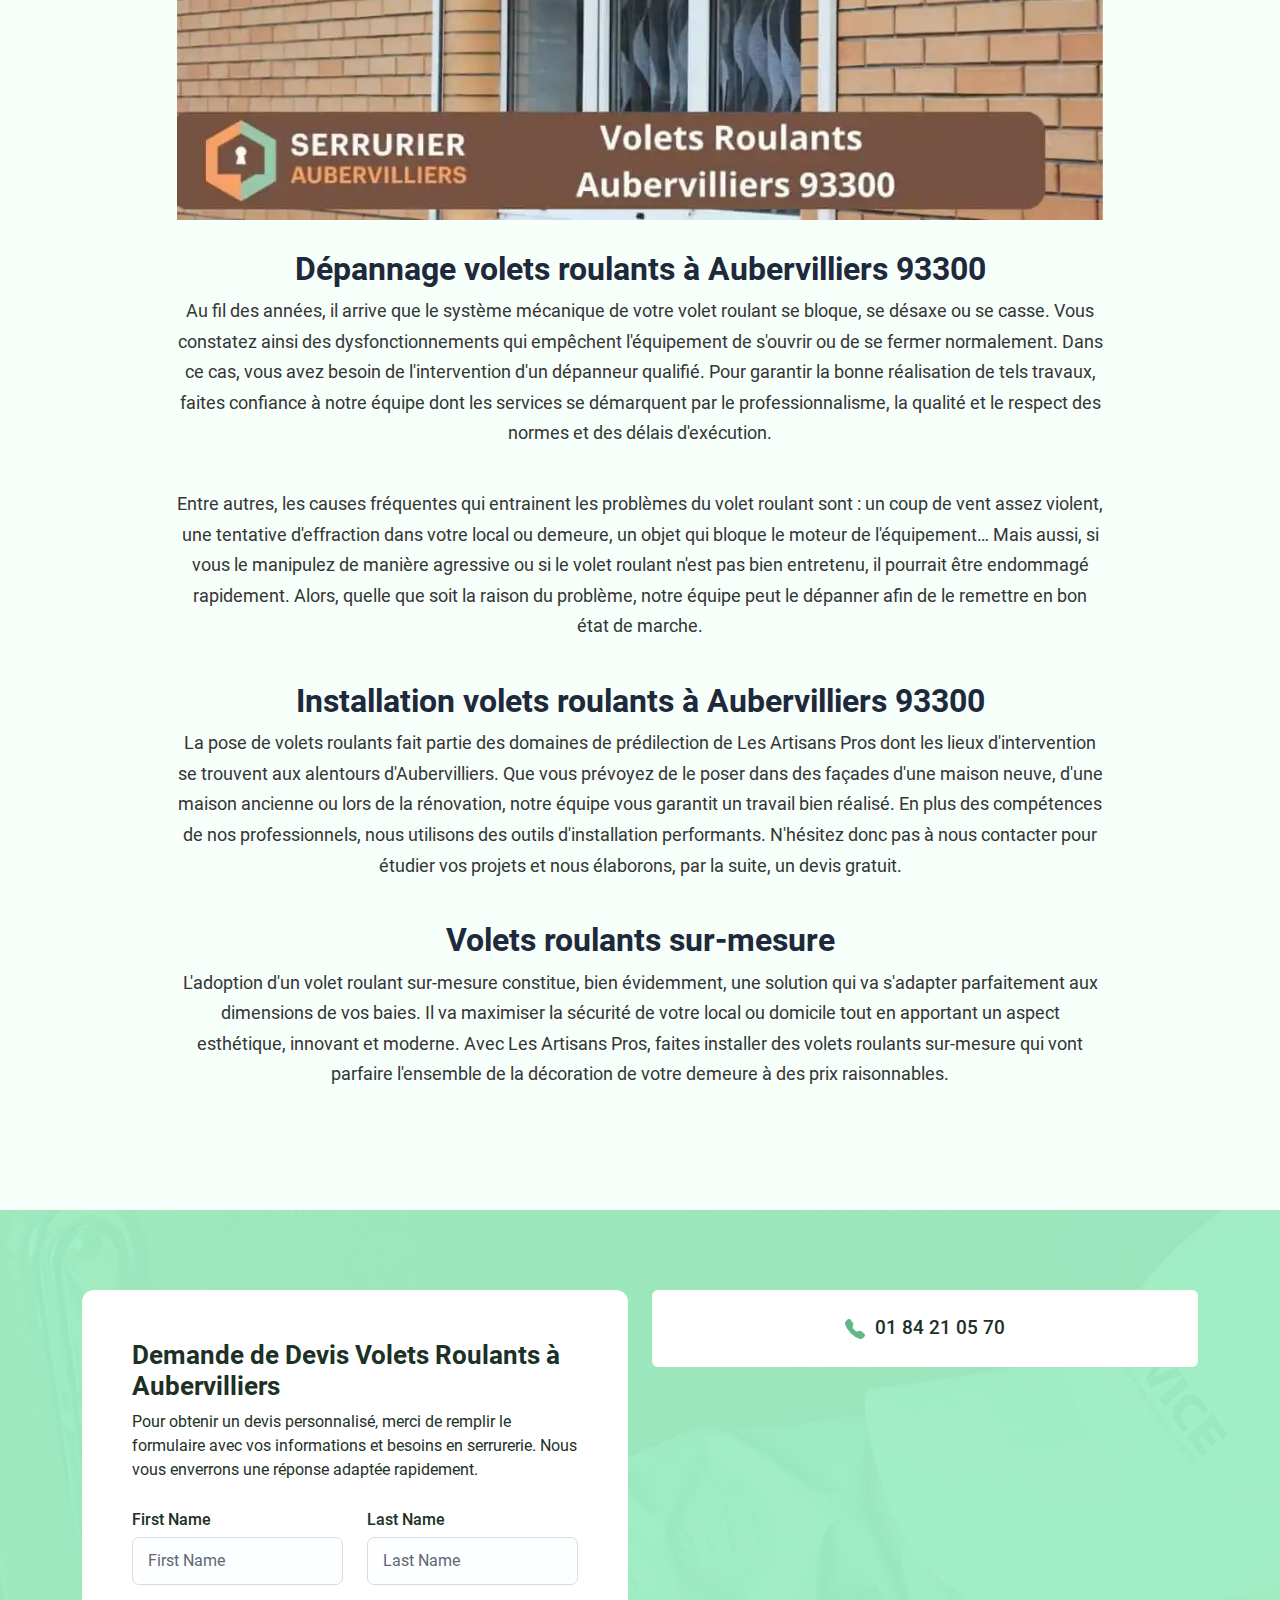
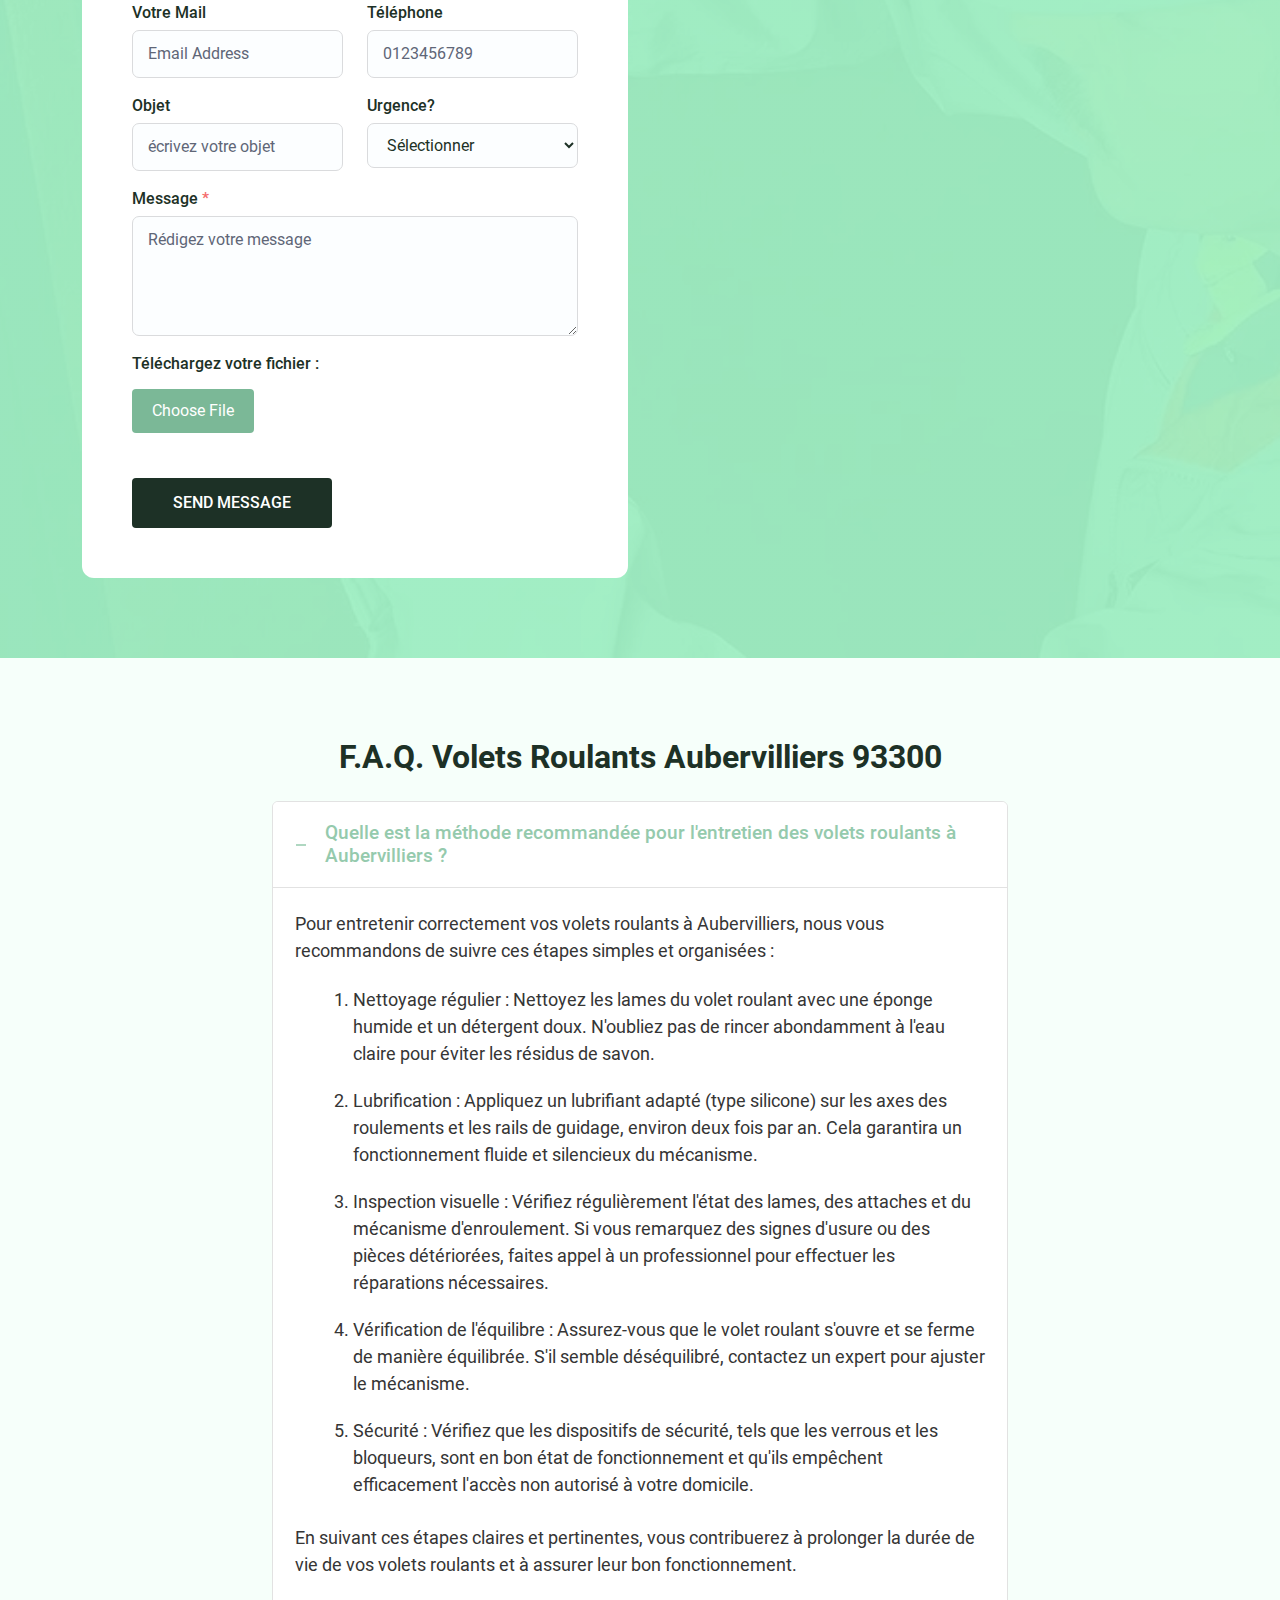
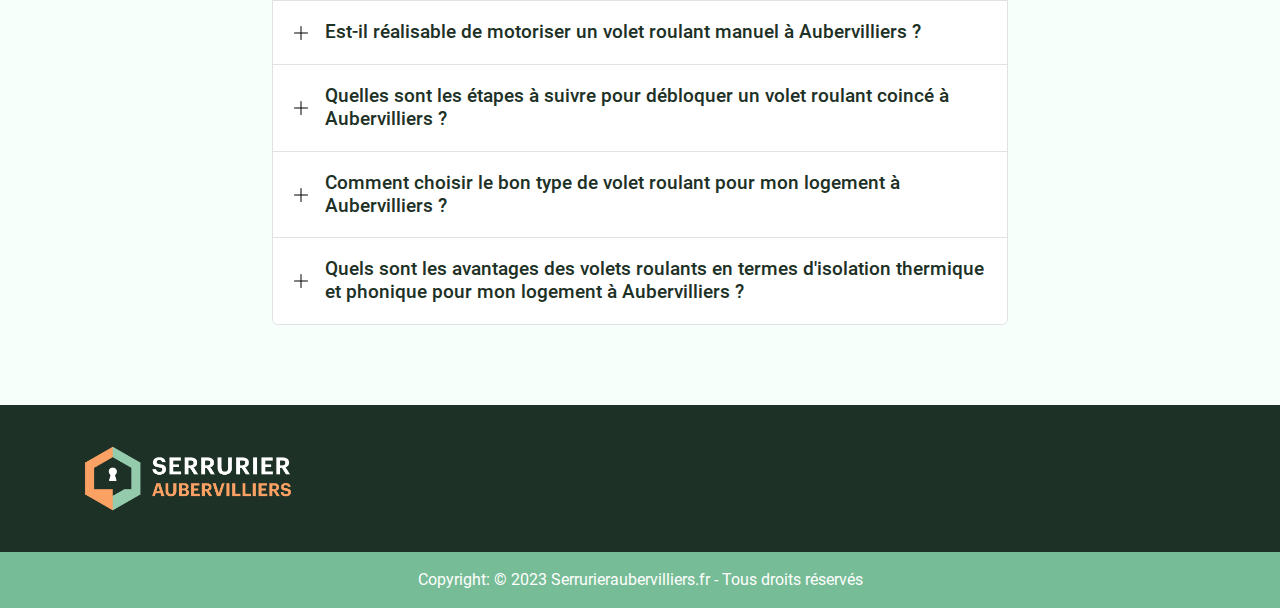
<file: voletsRoulants.html>
<!DOCTYPE html>
<html lang="fr">

<head>
    <title lang="fr">Serrurier Aubervilliers 93300 - Dépannage 0184210570</title>
    <meta charset="UTF-8" />
    <meta content="width=device-width,initial-scale=1" name="viewport" />
    <meta name="description"
        content="Expert artisan serrurier à Aubervilliers pour réparation et installation de serrures, portes et systèmes de sécurité - Contactez nous!" />
    <meta content="Serrurier Mantes-la-Ville, Dépannage serrurier Mantes-la-Ville, Artisan serrurier Mantes-la-Ville"
        name="keywords" />
    <meta name="author" content="serrurieraubervilliers.fr" />
    <meta content="https://serrurieraubervilliers.fr/images/volets-roulants-aubervilliers-93300.webp"
        property="og:image" />
    <link rel="canonical" href="https://serrurieraubervilliers.fr" />
    <link rel="preload" as="image" href="images/volets-roulants-aubervilliers-93300.webp" />
    <!-- icon  -->
    <link rel="icon" href="images/favicon.png" type="image/x-icon" />
    <!-- css  -->
    <link href="https://cdn.jsdelivr.net/npm/bootstrap@5.1.3/dist/css/bootstrap.min.css" rel="stylesheet" />
    <link rel="stylesheet" href="font/stylesheet.css" />
    <link href="css/style.min.css" rel="stylesheet" />

    <script type="application/ld+json">
      {
        "@context": "https://schema.org",
        "@type": "Locksmith",
        "name": "Serrurier Aubervilliers (93300)",
        "address": {
          "@type": "PostalAddress",
          "streetAddress": "Avenue Jean Jaurès",
          "addressLocality": "Mantes-la-Ville",
          "addressRegion": "Yvelines",
          "postalCode": "78711",
          "addressCountry": "FR"
        },
        "image": "https://serrurieraubervilliers.fr/images/volets-roulants-aubervilliers-93300.webp",
        "email": "contact@serrurieraubervilliers.fr",
        "telephone": "+33756795356",
        "url": "https://serrurieraubervilliers.fr",
        "description": "Dépannage et Installation de Serrurerie à Mantes-la-Ville.",
        "priceRange": "80€ bis 130€",
        "openingHoursSpecification": [
          {
            "@type": "OpeningHoursSpecification",
            "dayOfWeek": [
              "Monday",
              "Tuesday",
              "Wednesday",
              "Thursday",
              "Friday",
              "Saturday",
              "Sunday"
            ],
            "opens": "00:00",
            "closes": "24:00"
          }
        ],
        "emergencyService": "Yes"
      }
    </script>
</head>

<body>
    <header class="header sticky-top">
        <nav aria-label="Main Navigation" class="navbar navbar-expand-lg shadow-sm">
            <div class="container">
                <a href="https://serrurieraubervilliers.fr" class="navbar-brand order-1">
                    <img alt="Serrurier Logo" class="d-none d-md-block img-fluid w-100"
                        src="images/serrurieraubervilliers-logo.png" width="1558" height="494" />
                    <img alt="Serrurier Logo" class="d-md-none img-fluid"
                        src="images/serrurieraubervilliers-logo-mobile.png" width="632" height="632" />
                </a>
                <button class="navbar-toggler order-3" type="button" aria-controls="navbarSupportedContent"
                    aria-expanded="false" data-bs-target="#navbarSupportedContent" data-bs-toggle="collapse"
                    aria-label="Toggle navigation">
                    <img src="images/hamburger.svg" alt="Toggle" width="32" height="32" />
                    <span class="visually-hidden">Toggle navigation</span>
                </button>
                <div class="collapse ms-lg-5 navbar-collapse order-4 order-md-2" id="navbarSupportedContent">
                    <ul class="mb-2 mb-lg-0 mx-auto navbar-nav">
                        <li class="nav-item">
                            <a href="/" class="nav-link" aria-current="page">Accueil</a>
                        </li>
                        <li class="nav-item dropdown">
                            <a class="nav-link dropdown-toggle" href="#NosActivités" id="navbarDropdown" role="button"
                                data-bs-toggle="dropdown" aria-expanded="false">
                                Nos Activités
                            </a>
                            <ul class="dropdown-menu" aria-labelledby="navbarDropdown">
                                <li><a class="dropdown-item" href="blindageDePorte.html">Blindage De Porte</a></li>
                                <li><a class="dropdown-item" href="dépannage.html">Dépannage</a></li>
                                <li><a class="dropdown-item" href="rideauxMétalliques.html">Rideaux
                                        Métalliques</a></li>
                                <li><a class="dropdown-item active" href="voletsRoulants.html">Volets Roulants</a></li>
                            </ul>
                        </li>
                    </ul>
                </div>
                <div class="nav-btn order-2 order-md-3">
                    <a href="tel:33184210570" class="btn cs-nav-btn">
                        <span>
                            <svg xmlns="https://www.w3.org/2000/svg" width="16" height="16" fill="currentColor"
                                class="bi bi-telephone-fill" viewBox="0 0 16 16">
                                <path fill-rule="evenodd"
                                    d="M1.885.511a1.745 1.745 0 0 1 2.61.163L6.29 2.98c.329.423.445.974.315 1.494l-.547 2.19a.68.68 0 0 0 .178.643l2.457 2.457a.68.68 0 0 0 .644.178l2.189-.547a1.75 1.75 0 0 1 1.494.315l2.306 1.794c.829.645.905 1.87.163 2.611l-1.034 1.034c-.74.74-1.846 1.065-2.877.702a18.6 18.6 0 0 1-7.01-4.42 18.6 18.6 0 0 1-4.42-7.009c-.362-1.03-.037-2.137.703-2.877z" />
                            </svg>
                        </span>
                        <span class="visually-hidden">Phone number: 01 84 21 05 70</span>
                        01 84 21 05 70
                    </a>
                </div>
            </div>
        </nav>
    </header>
    <!-- hero start  -->
    <section class="hero">
        <div class="container">
            <div class="hero-content">
                <h1>Volets Roulants à Aubervilliers 93300</h1>
                <h2>Réparation et Installation de Volets Roulants à Aubervilliers</h2>
                <p>Équipement essentiel pour garantir la sécurité de votre maison, le volet roulant peut être installé aussi bien durant la
                construction que lors de la rénovation. Mais aussi, suite à certains problèmes qui bloquent le bon fonctionnement de son
                mécanisme, il peut avoir besoin de réparation ou d'entretien. Si vous êtes à la recherche d'un professionnel spécialiste
                dans tous les travaux en rapport avec cet équipement, nous sommes prêt à intervenir dans votre domicile qui se trouve à
                Aubervilliers 93300.</p>
            </div>
        </div>
    </section>
    <!-- service card start  -->
    <section class="service p-80">
        <div class="container">
            <div class="row justify-content-center">
                <div class="col-lg-10">
                    <div class="service-content">
                        <h2>Spécialiste EN volets roulants à Aubervilliers</h2>
                        <p>Située en région parisienne, Aubervilliers (93300) est une ville dynamique où notre équipe d'experts en serrurerie se
                        spécialise dans les volets roulants pour répondre à vos besoins avec professionnalisme et savoir-faire.</p>
                    </div>
                </div>
            </div>
            <!-- service cards  -->
            <div class="row g-4">
                <!-- single item 1 -->
                <div class="col-md-6 col-xl-3">
                    <div class="service-card">
                        <div class="service-card-img">
                            <img src="./images/Serrurier-Aulnay-sous-Bois.webp" class="img-fluid"
                                alt="Artisan-Serrurier-à-Aubervilliers">
                        </div>
                        <div class="service-card-content">
                            <h3>Artisan Serrurier à Aubervilliers</h3>
                            <p>À Aubervilliers, nos artisans serruriers allient savoir-faire et expertise pour vous offrir des solutions fiables et
                            personnalisées en matière de sécurité et de confort.</p>
                        </div>
                    </div>
                </div>
                <!-- single item 2 -->
                <div class="col-md-6 col-xl-3">
                    <div class="service-card">
                        <div class="service-card-img">
                            <img src="./images/Dépannage-à-Aubervilliers.webp" class="img-fluid"
                                alt="Artisan-Serrurier-à-Aubervilliers">
                        </div>
                        <div class="service-card-content">
                            <h3>Dépannage à Aubervilliers</h3>
                            <p>Notre équipe de serruriers à Aubervilliers assure un service rapide et efficace, disponible 24h/24 et 7j/7, pour
                            répondre à toutes vos urgences et garantir votre satisfaction.</p>
                        </div>
                    </div>
                </div>
                <!-- single item 3 -->
                <div class="col-md-6 col-lg-3">
                    <div class="service-card">
                        <div class="service-card-img">
                            <img src="./images/Serrurier-Qualifié-à-Aubervilliers.webp" class="img-fluid"
                                alt="Artisan-Serrurier-à-Aubervilliers">
                        </div>
                        <div class="service-card-content">
                            <h3>Serrurier Qualifié à Aubervilliers</h3>
                            <p>Nos serruriers qualifiés à Aubervilliers sont là pour vous fournir des services de serrurerie personnalisés,
                            garantissant ainsi votre sécurité et votre satisfaction.</p>
                        </div>
                    </div>
                </div>
                <!-- single item  -->
                <div class="col-md-6 col-lg-3">
                    <div class="service-card">
                        <div class="service-card-img">
                            <img src="./images/Protection-Sécurité-à-Aubervilliers.webp" class="img-fluid"
                                alt="Artisan-Serrurier-à-Aubervilliers">
                        </div>
                        <div class="service-card-content">
                            <h3>Protection & Sécurité à Aubervilliers</h3>
                            <p>Faites appel à nos serruriers à Aubervilliers pour des solutions optimales de protection et de sécurité contre les
                            intrusions et les cambriolages.</p>
                        </div>
                    </div>
                </div>
            </div>
        </div>
    </section>
    <!-- seo section  -->
    <section class="seo p-80">
        <div class="container">
            <div class="row justify-content-center">
                <div class="col-lg-10">
                    <div class="seo-wraper">
                        <div class="seo-img">
                            <img src="./images/volets-roulants-aubervilliers-93300.webp"
                                class="img-fluid w-full" alt="">
                        </div>
                        <div>
                            <h2>Dépannage volets roulants à Aubervilliers 93300</h2>
                            <p>Au fil des années, il arrive que le système mécanique de votre volet roulant se bloque, se désaxe ou se casse. Vous
                            constatez ainsi des dysfonctionnements qui empêchent l'équipement de s'ouvrir ou de se fermer normalement. Dans ce cas,
                            vous avez besoin de l'intervention d'un dépanneur qualifié. Pour garantir la bonne réalisation de tels travaux, faites
                            confiance à notre équipe dont les services se démarquent par le professionnalisme, la qualité et le respect des normes
                            et des délais d'exécution.</p>
                            <p>Entre autres, les causes fréquentes qui entrainent les problèmes du volet roulant sont : un coup de vent assez violent,
                            une tentative d'effraction dans votre local ou demeure, un objet qui bloque le moteur de l'équipement… Mais aussi, si
                            vous le manipulez de manière agressive ou si le volet roulant n'est pas bien entretenu, il pourrait être endommagé
                            rapidement. Alors, quelle que soit la raison du problème, notre équipe peut le dépanner afin de le remettre en bon état
                            de marche.</p>
                            <h2>Installation volets roulants à Aubervilliers 93300</h2>
                            <p>La pose de volets roulants fait partie des domaines de prédilection de Les Artisans Pros dont les lieux d'intervention
                            se trouvent aux alentours d'Aubervilliers. Que vous prévoyez de le poser dans des façades d'une maison neuve, d'une
                            maison ancienne ou lors de la rénovation, notre équipe vous garantit un travail bien réalisé. En plus des compétences de
                            nos professionnels, nous utilisons des outils d'installation performants. N'hésitez donc pas à nous contacter pour
                            étudier vos projets et nous élaborons, par la suite, un devis gratuit.</p>
                            <h2>Volets roulants sur-mesure</h2>
                            <p>L'adoption d'un volet roulant sur-mesure constitue, bien évidemment, une solution qui va s'adapter parfaitement aux
                            dimensions de vos baies. Il va maximiser la sécurité de votre local ou domicile tout en apportant un aspect esthétique,
                            innovant et moderne. Avec Les Artisans Pros, faites installer des volets roulants sur-mesure qui vont parfaire
                            l'ensemble de la décoration de votre demeure à des prix raisonnables.</p>
                        </div>
                    </div>
                </div>
            </div>
        </div>
    </section>
    <!-- contact start  -->
    <section class="contact p-80">
        <div class="container">
            <div class="row justify-content-center g-4" id="contact-row">
                <div class="col-lg-6">
                    <div class="form-wraper">
                        <h2>Demande de Devis Volets Roulants à Aubervilliers</h2>
                        <p>Pour obtenir un devis personnalisé, merci de remplir le formulaire avec vos informations et besoins en serrurerie. Nous
                        vous enverrons une réponse adaptée rapidement.</p>
                        <form action="">
                            <div class="row gy-3">
                                <div class="col-md-6">
                                    <label for="first-name">First Name</label>
                                    <input class="form-control" type="text" name="first-name" id="first-name"
                                        placeholder="First Name" required />
                                </div>
                                <div class="col-md-6">
                                    <label for="last-name">Last Name</label>
                                    <input class="form-control" type="text" name="last-name" id="last-name"
                                        placeholder="Last Name" required />
                                </div>
                                <div class="col-md-6">
                                    <label for="email">Votre Mail</label>
                                    <input class="form-control" type="email" name="email" id="email"
                                        placeholder="Email Address" required />
                                </div>
                                <div class="col-md-6">
                                    <label for="mobile">Téléphone</label>
                                    <input class="form-control" type="tel" name="mobile" id="mobile"
                                        placeholder="0123456789" required />
                                </div>
                                <div class="col-md-6">
                                    <label for="oject">Objet</label>
                                    <input class="form-control" type="text" name="oject" id="oject"
                                        placeholder="écrivez votre objet" required />
                                </div>
                                <div class="col-md-6">
                                    <label for="Urgence">Urgence?</label>
                                    <select name="Urgence" id="Urgence" class="" required>
                                        <option value="">Sélectionner</option>
                                        <option value="Pas Urgence">Pas Urgence</option>
                                        <option value="Urgence">Urgence</option>
                                    </select>
                                </div>
                            </div>

                            <div class="my-3">
                                <label for="comment">Message <span class="text-red">*</span></label>
                                <textarea class="form-control" name="comment" id="comment"
                                    placeholder="Rédigez votre message" required rows="4"></textarea>
                            </div>
                            <div class="mb-3">
                                <label for="fileToUpload">Téléchargez votre fichier :</label>
                                <div>
                                    <label for="fileToUpload" class="fileToUpload">Choose File</label>
                                </div>
                                <input class="d-none" type="file" name="fileToUpload" id="fileToUpload" />
                            </div>
                            <button class="btn cs-submit-btn" type="submit" name="submit" id="submit-btn">
                                Send Message
                            </button>
                        </form>
                    </div>
                </div>
                <div class="col-lg-6">
                    <div class="map-content">
                        <a href="tel:33184210570" class="btn map-btn">
                            <span>
                                <svg xmlns="https://www.w3.org/2000/svg" width="20" height="20" fill="#63b689"
                                    class="bi bi-telephone-fill" viewBox="0 0 16 16">
                                    <path fill-rule="evenodd"
                                        d="M1.885.511a1.745 1.745 0 0 1 2.61.163L6.29 2.98c.329.423.445.974.315 1.494l-.547 2.19a.68.68 0 0 0 .178.643l2.457 2.457a.68.68 0 0 0 .644.178l2.189-.547a1.75 1.75 0 0 1 1.494.315l2.306 1.794c.829.645.905 1.87.163 2.611l-1.034 1.034c-.74.74-1.846 1.065-2.877.702a18.6 18.6 0 0 1-7.01-4.42 18.6 18.6 0 0 1-4.42-7.009c-.362-1.03-.037-2.137.703-2.877z">
                                    </path>
                                </svg>
                            </span>
                            <span class="visually-hidden">Phone number: 01 84 21 05 70</span>
                            01 84 21 05 70
                        </a>
                        <div class="map">
                            <iframe allowfullscreen="" loading="lazy" referrerpolicy="no-referrer-when-downgrade"
                                src="https://www.google.com/maps/embed?pb=!1m18!1m12!1m3!1d2622.5558324791023!2d2.3765973774646767!3d48.90480149743793!2m3!1f0!2f0!3f0!3m2!1i1024!2i768!4f13.1!3m3!1m2!1s0x47e66c2f964637f1%3A0x3ca68a11ad8b20f0!2sRue%20Pierre%20Larousse%2C%2093300%20Aubervilliers!5e0!3m2!1sfr!2sfr!4v1682276570236!5m2!1sfr!2sfr"
                                style="border: 0" title="Location Map" width="100%" height="620">
                            </iframe>
                        </div>
                    </div>
                </div>
            </div>

        </div>
    </section>
    <!-- faq  -->
    <section class="faq p-80">
        <div class="container">
            <div class="row justify-content-center">
                <div class="col-lg-8">
                    <div class="faq-content">
                        <h2>F.A.Q. Volets Roulants Aubervilliers 93300</h2>
                        <div class="accordion" id="accordionExample">
                            <!-- 1 -->
                            <div class="accordion-item">
                                <h3 class="accordion-header" id="headingOne">
                                    <button class="accordion-button" type="button" data-bs-toggle="collapse"
                                        data-bs-target="#collapseOne" aria-expanded="true" aria-controls="collapseOne">
                                        <span class="icon"></span>
                                        <span class="question">Quelle est la méthode recommandée pour l'entretien des volets roulants à Aubervilliers ?</span>
                                    </button>
                                </h3>
                                <div id="collapseOne" class="accordion-collapse collapse show"
                                    aria-labelledby="headingOne" data-bs-parent="#accordionExample">
                                    <div class="accordion-body">
                                       <p>Pour entretenir correctement vos volets roulants à Aubervilliers, nous vous recommandons de suivre ces étapes simples et
                                    organisées :
                                        </p>
                                        <ol>
                                            <li>Nettoyage régulier : Nettoyez les lames du volet roulant avec une éponge humide et un détergent doux. N'oubliez pas de
                                            rincer abondamment à l'eau claire pour éviter les résidus de savon.</li>
                                            <li>Lubrification : Appliquez un lubrifiant adapté (type silicone) sur les axes des roulements et les rails de guidage,
                                            environ deux fois par an. Cela garantira un fonctionnement fluide et silencieux du mécanisme.</li>
                                            <li>Inspection visuelle : Vérifiez régulièrement l'état des lames, des attaches et du mécanisme d'enroulement. Si vous
                                            remarquez des signes d'usure ou des pièces détériorées, faites appel à un professionnel pour effectuer les réparations
                                            nécessaires.</li>
                                            <li>Vérification de l'équilibre : Assurez-vous que le volet roulant s'ouvre et se ferme de manière équilibrée. S'il semble
                                            déséquilibré, contactez un expert pour ajuster le mécanisme.</li>
                                            <li>Sécurité : Vérifiez que les dispositifs de sécurité, tels que les verrous et les bloqueurs, sont en bon état de
                                            fonctionnement et qu'ils empêchent efficacement l'accès non autorisé à votre domicile.</li>
                                           
                                        </ol>
                                        <p>En suivant ces étapes claires et pertinentes, vous contribuerez à prolonger la durée de vie de vos volets roulants et à
                                        assurer leur bon fonctionnement.</p>
                                    </div>
                                </div>
                            </div>
                            <!-- 2 -->
                            <div class="accordion-item">
                                <h3 class="accordion-header" id="headingTwo">
                                    <button class="accordion-button collapsed" type="button" data-bs-toggle="collapse"
                                        data-bs-target="#collapseTwo" aria-expanded="false" aria-controls="collapseTwo">
                                        <span class="icon"></span> Est-il réalisable de motoriser un volet roulant manuel à Aubervilliers ?
                                    </button>
                                </h3>
                                <div id="collapseTwo" class="accordion-collapse collapse" aria-labelledby="headingTwo"
                                    data-bs-parent="#accordionExample">
                                    <div class="accordion-body">
                                        <p>Il est tout à fait possible de motoriser un volet roulant manuel à Aubervilliers. Pour ce faire, voici quelques étapes
                                        claires et pertinentes à suivre :</p>
                                        <ol>
                                            <li>Évaluation : Avant de commencer, assurez-vous que votre volet roulant est compatible avec une motorisation. Vérifiez les
                                            dimensions, le type de lames et l'état général du volet.</li>
                                            <li>Choix du moteur : Sélectionnez un moteur adapté à votre volet roulant, en tenant compte de la puissance nécessaire et du
                                            type de commande souhaité (filaire, radio ou encore domotique).</li>
                                            <li>Installation du moteur : Procédez à l'installation du moteur en suivant les instructions du fabricant. Cela implique
                                            généralement de fixer le moteur à l'axe d'enroulement et de connecter les câbles électriques.</li>
                                            <li>Mise en place des accessoires : Installez les accessoires tels que les supports de fixation, les attaches et les butées,
                                            en respectant les recommandations du fabricant.</li>
                                            <li>Réglages : Effectuez les réglages nécessaires pour assurer le bon fonctionnement du volet motorisé, notamment les fins
                                            de course (points d'arrêt haut et bas) et la programmation de la télécommande, si applicable.</li>
                                            <li>Test : Testez le volet roulant motorisé pour vous assurer qu'il fonctionne correctement et qu'il s'arrête aux positions
                                            souhaitées.</li>
                                            <li>Sécurité : Vérifiez que les dispositifs de sécurité, tels que les capteurs d'obstacles ou les systèmes anti-effraction,
                                            sont en place et fonctionnels.</li>
                                        </ol>
                                        <p>En suivant ces étapes organisées et pertinentes, vous pourrez motoriser avec succès votre volet roulant manuel à
                                        Aubervilliers. Toutefois, si vous n'êtes pas sûr de vos compétences en bricolage ou si vous préférez confier cette tâche
                                        à un professionnel, n'hésitez pas à faire appel à un serrurier spécialisé en volets roulants.</p>
                                    </div>
                                </div>
                            </div>
                            <!-- 3 -->
                            <div class="accordion-item">
                                <h3 class="accordion-header" id="headingThree">
                                    <button class="accordion-button collapsed" type="button" data-bs-toggle="collapse"
                                        data-bs-target="#collapseThree" aria-expanded="false"
                                        aria-controls="collapseThree">
                                        <span class="icon"></span> Quelles sont les étapes à suivre pour débloquer un volet roulant coincé à Aubervilliers ?
                                    </button>
                                </h3>
                                <div id="collapseThree" class="accordion-collapse collapse"
                                    aria-labelledby="headingThree" data-bs-parent="#accordionExample">
                                    <div class="accordion-body">
                                        <p>Pour débloquer un volet roulant coincé à Aubervilliers, suivez ces étapes claires et pertinentes :</p>
                                        <ol>
                                            <li>Coupez l'électricité : Si votre volet roulant est motorisé, commencez par couper l'alimentation électrique pour éviter
                                            tout risque d'accident.</li>
                                            <li>Diagnostiquez le problème : Inspectez le volet roulant pour identifier la cause du blocage. Cela peut être dû à un objet
                                            coincé dans les rails, une lame déformée, ou un problème avec le mécanisme d'enroulement.</li>
                                            <li>Débloquez les objets coincés : Si vous trouvez un objet coincé dans les rails, retirez-le délicatement à l'aide d'un
                                            outil approprié, comme une pince ou un tournevis.</li>
                                            <li>Réalignez les lames : Si une lame est déformée ou sortie de son axe, essayez de la réaligner manuellement en la faisant
                                            glisser doucement jusqu'à ce qu'elle retrouve sa position normale.</li>
                                            <li>Vérifiez le mécanisme d'enroulement : Si le problème provient du mécanisme d'enroulement, vous devrez peut-être démonter
                                            partiellement le coffre du volet roulant pour accéder aux composants internes. Vérifiez l'état des pièces et remplacez
                                            celles qui sont endommagées.</li>
                                            <li>Testez le fonctionnement : Une fois le problème résolu, rétablissez l'alimentation électrique (si motorisé) et testez le
                                            fonctionnement du volet roulant pour vous assurer qu'il fonctionne correctement.</li>
                                            <li>Faites appel à un professionnel : Si vous ne parvenez pas à débloquer le volet roulant vous-même ou si vous n'êtes pas
                                            sûr de la cause du problème, contactez un serrurier spécialisé en volets roulants à Aubervilliers pour une intervention
                                            rapide et efficace.</li>
                                        </ol>
                                        <p>En suivant ces étapes organisées, vous pourrez résoudre la plupart des problèmes de volets roulants coincés.</p>
                                    </div>
                                </div>
                            </div>
                            <!-- 4 -->
                            <div class="accordion-item">
                                <h3 class="accordion-header" id="headingFour">
                                    <button class="accordion-button collapsed" type="button" data-bs-toggle="collapse"
                                        data-bs-target="#collapseFpur" aria-expanded="false"
                                        aria-controls="collapseFpur">
                                        <span class="icon"></span> Comment choisir le bon type de volet roulant pour mon logement à Aubervilliers ?
                                    </button>
                                </h3>
                                <div id="collapseFpur" class="accordion-collapse collapse" aria-labelledby="headingFour"
                                    data-bs-parent="#accordionExample">
                                    <div class="accordion-body">
                                        <p>Pour choisir le bon type de volet roulant pour votre logement à Aubervilliers, suivez ces étapes claires et pertinentes
                                        :</p>
                                        <ol>
                                            <li>Évaluez vos besoins : Identifiez les exigences spécifiques de votre logement, comme l'isolation thermique et phonique,
                                            la sécurité, l'esthétique et le budget.</li>
                                            <li>Choisissez le matériau : Les volets roulants sont généralement fabriqués en PVC, aluminium ou bois. Chaque matériau
                                            présente des avantages et des inconvénients en termes de résistance, d'isolation et de coût. Sélectionnez le matériau
                                            qui correspond le mieux à vos besoins et à votre budget.</li>
                                            <li>Sélectionnez le système d'ouverture : Les volets roulants peuvent être manuels ou motorisés. Les systèmes manuels sont
                                            généralement moins coûteux, tandis que les systèmes motorisés offrent plus de confort et peuvent être intégrés à une
                                            solution domotique.</li>
                                            <li>Comparez les options de sécurité : Pour une protection optimale, optez pour des volets roulants équipés de dispositifs
                                            de sécurité tels que des verrous, des barres de renforcement et des systèmes anti-soulèvement.</li>
                                            <li>Considérez l'installation : Prenez en compte la facilité d'installation du volet roulant, en particulier si vous
                                            prévoyez de l'installer vous-même. Certaines options, comme les volets roulants monoblocs, sont plus simples à installer
                                            que d'autres.</li>
                                            <li>Consultez les avis et les recommandations : Lisez les avis en ligne et demandez des recommandations à vos amis ou
                                            voisins pour connaître les marques et les modèles de volets roulants qui ont fait leurs preuves en termes de qualité et
                                            de fiabilité.</li>
                                            <li>Faites appel à un professionnel : Si vous hésitez ou si vous souhaitez obtenir des conseils personnalisés, contactez un
                                            serrurier spécialisé en volets roulants à Aubervilliers. Il pourra vous aider à choisir le meilleur produit en fonction
                                            de vos besoins et de votre budget.</li>
                                        </ol>
                                        <p>En suivant ces étapes organisées et pertinentes, vous pourrez choisir le volet roulant idéal pour votre logement à
                                        Aubervilliers.</p>
                                    </div>
                                </div>
                            </div>
                            <!-- 5 -->
                            <div class="accordion-item">
                                <h3 class="accordion-header" id="headingFive">
                                    <button class="accordion-button collapsed" type="button" data-bs-toggle="collapse"
                                        data-bs-target="#collapseFive" aria-expanded="false"
                                        aria-controls="collapseFive">
                                        <span class="icon"></span> Quels sont les avantages des volets roulants en termes d'isolation thermique et phonique pour mon logement à
                                        Aubervilliers ?
                                    </button>
                                </h3>
                                <div id="collapseFive" class="accordion-collapse collapse" aria-labelledby="headingFive"
                                    data-bs-parent="#accordionExample">
                                    <div class="accordion-body">
                                        <p>Les volets roulants offrent plusieurs avantages en termes d'isolation thermique et phonique pour votre logement à
                                        Aubervilliers. Voici quelques points clés à considérer, présentés de manière organisée et pertinente :</p>
                                       <ol>
                                        <li>Isolation thermique : Les volets roulants agissent comme une barrière isolante, réduisant les échanges de chaleur entre
                                        l'intérieur et l'extérieur de votre logement. Ceci permet de maintenir une température ambiante agréable et de réaliser
                                        des économies d'énergie en limitant l'utilisation du chauffage en hiver et de la climatisation en été.</li>
                                        <li>Isolation phonique : Les volets roulants contribuent également à atténuer les nuisances sonores provenant de
                                        l'extérieur, notamment le bruit du trafic, des voisins ou des passants. Cela améliore le confort acoustique à
                                        l'intérieur de votre logement.</li>
                                        <li>Matériaux : Le niveau d'isolation dépend du matériau utilisé pour les lames du volet roulant. Les volets en PVC offrent
                                        généralement une bonne isolation thermique et phonique à un coût abordable, tandis que les volets en aluminium sont plus
                                        résistants et peuvent être équipés d'une isolation renforcée. Les volets en bois, quant à eux, offrent une excellente
                                        isolation naturelle, mais peuvent nécessiter un entretien plus régulier.</li>
                                        <li>Joint d'étanchéité : La qualité de l'isolation dépend également de l'étanchéité du volet roulant. Assurez-vous que le
                                        volet est équipé de joints d'étanchéité performants pour éviter les infiltrations d'air et d'eau.</li>
                                        <li>Pose : Pour garantir une isolation optimale, il est crucial de faire installer correctement vos volets roulants par un
                                        professionnel. Une installation mal réalisée peut entraîner des ponts thermiques et des fuites d'air, réduisant ainsi
                                        les performances isolantes du volet.</li>
                                       </ol>
                                        <p>En somme, les volets roulants améliorent considérablement l'isolation thermique et phonique de votre logement à
                                        Aubervilliers, pour peu qu'ils soient choisis judicieusement et installés correctement.</p>

                                    </div>
                                </div>
                            </div>
                        </div>
                    </div>
                </div>
            </div>
        </div>
    </section>
    <!-- Bottom logo  -->
    <section class="bottom-logo">
        <div class="container">
            <div class="footer-logo">
                <img src="./images/serrurieraubervilliers-logo.png" alt="Footer-logo" class="img-fluid w-100">
            </div>
        </div>
    </section>
    <!-- footer -->
    <footer>
        <p class="text-center">
            Copyright: © 2023
            <a href="/" aria-label="Site de serrurieraubervilliers.fr">Serrurieraubervilliers.fr</a>
            - Tous droits réservés
        </p>
    </footer>




    <script defer src="https://cdn.jsdelivr.net/npm/bootstrap@5.3.0/dist/js/bootstrap.bundle.min.js"></script>
</body>

</html>
</file>
<file: font/stylesheet.css>
@font-face {
    font-family: 'Roboto';
    src: url('Roboto-Regular.woff') format('woff');
    font-weight: normal;
    font-style: normal;
    font-display: swap;
}

@font-face {
    font-family: 'Roboto';
    src: url('Roboto-Bold.woff') format('woff');
    font-weight: bold;
    font-style: normal;
    font-display: swap;
}

@font-face {
    font-family: 'Roboto';
    src: url('Roboto-Medium.woff') format('woff');
    font-weight: 500;
    font-style: normal;
    font-display: swap;
}
</file>
<file: css/style.min.css>
* {
    box-sizing: border-box
}

body {
    font-family: "Roboto", sans-serif;
}

h2 {
    font-size: 32px;
    font-weight: 600;
}

.cs-nav-btn,
.nav-link,
p {
    font-size: 16px
}

p {
    font-weight: 400;
    margin-bottom: 0;
}

li {
    list-style: none
}

a {
    text-decoration: none
}

.cs-nav-btn,
.hero-content h2 {
    font-weight: 500
}

.p-80 {
    padding: 80px 0
}

.cs-nav-btn {
    display: flex;
    align-items: center;
    justify-content: center;
    gap: 10px;
    font-size: 16px;
    font-weight: 500;
    text-transform: uppercase;
    color: #fff;
    background-color: #63b487;
    border-style: none;
    border-radius: 4px 4px 4px 4px;
    padding: 16px 30px;
    transition: .4s ease-in-out
}

.cs-nav-btn:hover {
    color: #fff;
    background: #399160;
}

.cs-btn {
    color: var(--cs-button) !important;
    border: 2px solid var(--cs-button) !important
}

.cs-btn:hover {
    color: var(--cs-white) !important
}

.nav-link.active,
.nav-link:focus,
.nav-link:hover,
.navbar-toggler i {
    color: var(--cs-orange)
}

.header {
    background-color: #1d3126;
}

nav {
    background-color: #1d3126;
}

.navbar-brand {
    max-width: 160px
}

.navbar-toggler:focus {
    text-decoration: none;
    outline: 0;
    box-shadow: 0 0;
    background-color: #fff0
}

.navbar-toggler i {
    font-size: 25px
}


.nav-link {
    font-weight: 500;
    text-transform: capitalize;
    color: #fff;
    font-size: 18px;
}

.nav-link:hover {
    color: #95caad;
}

.nav-item {
    padding: 0 15px
}

.nav-link.active,
.nav-link:focus,
.nav-link:hover,
.navbar-toggler i {
    color: #95caad;
}

.dropdown-menu {
    padding: 0;
    margin: 0;
    background-color: #1d3126;
    border: none;
}

.dropdown-item {
    color: #fff;
    background-color: transparent;
    padding: 10px 20px;
}

.dropdown-item:hover,
.dropdown-menu .active {
    background-color: #95caad !important;
    color: #fff;
}

/* hero start here  */
.hero {
    background: linear-gradient(rgba(16, 37, 26, 0.85), rgba(16, 37, 26, 0.85)),
        url(../images/hero.webp) no-repeat center/cover;
    padding: 8% 0;
}

.hero-content {
    text-align: center;
    max-width: 1100px;
    margin: 0 auto;
}

.hero-content h1 {
    color: #89ddaf;
    font-size: 50px;
    font-weight: 600;

}

.hero-content h2 {
    color: #fff;
    font-size: 30px;
    font-weight: 500;
    margin: 30px 20px;
}

.hero-content p {
    color: #ffffffde;
    font-size: 18px;
    font-weight: 500;
    line-height: 2em;
    display: inline;
}

.hero-content p a {
    color: #046bd2;
}

.hero-content p a:hover {
    color: #0b5baa;
}

/* service start  */
.service,
.contact {
    background: linear-gradient(rgb(160, 240, 196, 0.95), rgb(160, 240, 196, 0.95)),
        url(../images/hero.webp) no-repeat center/cover;
}

.service-content {
    text-align: center;
}

.service-content h2 {
    color: #1d3126;
    font-weight: 600;
    text-transform: uppercase;
    margin-bottom: 20px;
}

.service-content p {
    color: #1d3126;
    font-size: 18px;
    line-height: 2em;
    margin-bottom: 40px;
}


.service-card {
    background: #1d3126;
    padding: 30px 16px;
    border-radius: 16px;
    height: 100%;
}

.service-card-img {
    width: 116px;
    margin: 0 auto;
}

.service-card-content {
    margin-top: 20px;
    text-align: center;
}

.service-card-content h3 {
    color: #fff;
    font-size: 19px;
    font-weight: 500;
}

.service-card-content p {
    color: #ffffffde;
}

.seo {
    background: #f6fffa;
}

.seo-wraper {
    text-align: center;
}

.seo-img {
    padding-bottom: 30px;
}

#seo-title {
    font-size: 40px;
}

.seo-wraper h2 {
    color: #1e293b;
}

.seo-wraper h3 {
    color: #1e293b;
    font-size: 26px;
}

.seo-wraper p {
    margin-bottom: 40px;
    font-size: 18px;
    color: #353535;
    line-height: 1.7em;
}

.seo-wraper p a {
    color: #045cb4;
}

.seo-wraper ul {
    margin: 0;
}

.seo-wraper ul li {
    font-size: 18px;
    color: #353535;
    padding-bottom: 20px;
}

.seo-wraper .seo-list {
    margin-bottom: 20px;
}

.seo-wraper .seo-list li {
    list-style: disc;
    padding-bottom: 6px;
}

.seo-wraper ul a {
    color: #045cb4;
}

/* contact  */
.form-wraper {
    background: #fff;
    padding: 50px;
    border-radius: 12px;
}

.form-wraper h2 {
    color: #1d3126;
    margin-bottom: 8px;
    font-size: 26px;
}

.form-wraper p {
    color: #1d3126;
    font-size: 16px;
    margin-bottom: 26px;
}


.form-wraper form label {
    color: #1d3126;
    font-size: 16px;
    font-weight: 500;
    margin-bottom: 5px;
}

.form-wraper form input,
.form-wraper form select,
.form-wraper form textarea {
    padding: 11px 15px;
    border: 1px solid #dadbdd;
    border-radius: 7px;
    background: #fcfeff;
    color: #1d3126;
    font-size: 16px;
    width: 100%;
}

.form-wraper form input::placeholder,
.form-wraper form textarea::placeholder {
    color: #5f6677;

}

.form-control:focus,
.form-wraper form input:focus-visible {
    color: #1d3126;
    box-shadow: none;
    outline: none;
    border-color: #86b7fe;
}

.text-red {
    color: #f56c6c;
}

.fileToUpload {
    background: #7bb897;
    padding: 10px 20px;
    border-radius: 4px;
    cursor: pointer;
    color: #fff !important;
    font-weight: 400 !important;
    margin-top: 8px;
}

.cs-submit-btn {
    background: #1d3126;
    color: #fff;
    border-radius: 4px 4px 4px 4px;
    padding: 12px 40px;
    margin-top: 24px;
    font-size: 16px;
    font-weight: 500;
    text-transform: uppercase;
    transition: .4s ease-in-out
}

.cs-submit-btn:hover {
    background: #054e27;
    color: #fff;
}

.map-btn {
    padding: 23px;
    background: #fff;
    display: flex;
    justify-content: center;
    align-items: center;
    gap: 10px;
    margin-bottom: 20px;
    color: #1d3126;
    font-weight: 500;
    font-size: 19px;
    transition: .4s ease-in-out
}

.map-btn:hover {
    background: #e9e9e9;
}

iframe {
    display: block;
}

/* faq  */
.faq {
    background: #f6fffa;
}

.faq-content h2 {
    text-align: center;
    color: #1d3126;
    margin-bottom: 24px;
}

.accordion-item {
    background-color: #fff;
    border: 1px solid #e2e2e2;
}

.accordion-button {
    display: flex;
    align-items: center;
    position: relative;
    padding: 20px;
    gap: 16px;
    color: #1d3126;
    font-weight: 500;
    font-size: 19px;
}

.accordion-button .icon {
    width: 16px;
    height: 16px;
    display: inline-block;
    background-size: contain;
    background-repeat: no-repeat;
    background-position: center;
    transition: background-image 0.3s ease;
    flex-shrink: 0;
}

.accordion-button:not(.collapsed) .icon {
    background-image: url('data:image/svg+xml;utf8,<svg xmlns="http://www.w3.org/2000/svg" width="16" height="16" fill="%2395caad" class="bi bi-dash" viewBox="0 0 16 16"><rect x="3" y="7.25" width="10" height="1.5" fill="%2395caad"/></svg>');
    /* Bold minus icon with #95caad color */
}

.accordion-button.collapsed .icon {
    background-image: url('data:image/svg+xml;utf8,<svg xmlns="http://www.w3.org/2000/svg" width="16" height="16" fill="currentColor" class="bi bi-plus" viewBox="0 0 16 16"><path d="M8 1a.5.5 0 0 1 .5.5v6h6a.5.5 0 0 1 0 1h-6v6a.5.5 0 0 1-1 0v-6h-6a.5.5 0 0 1 0-1h6v-6A.5.5 0 0 1 8 1z"/></svg>');
    /* Plus icon */
}

.accordion-button .question {
    flex-grow: 1;
}

.accordion-button:not(.collapsed) {
    color: #95caad;
    background-color: #fff;
    box-shadow: none;
}

.accordion-button:focus {
    border-color: #e2e2e2;
    box-shadow: none;
}

.accordion-button::after {
    display: none;
}

.accordion-collapse {
    border-top: 1px solid #e2e2e2;
}

.accordion-body {
    padding: 22px;
}

.accordion-body p {
    font-size: 18px;
    color: #353535;
}

.accordion-body ol,
.accordion-body ul {
    font-size: 18px;
    color: #353535;
    margin: 22px 0 6px 26px;
}

.accordion-body ol li {
    padding-bottom: 20px;
    list-style: decimal;
}

.accordion-body ul li {
    padding-bottom: 6px;
    list-style: disc;
}

.bottom-logo {
    background: #1d3126;
    padding: 40px 0;
}

.footer-logo {
    width: 213px;
}

footer {
    background: #76bc96;
    padding: 16px 20px;
    color: #fff;
}

footer p a {
    color: #fff;
    transition: .4s ease-in-out;
}

@media (max-width:991px) {
    .hero-content h1 {
        font-size: 30px;

    }

    .hero-content h2 {
        margin: 15px 10px;
        font-size: 20px;
    }

    .seo-wraper h3 {

        font-size: 20px;
    }

    .hero-content p,
    .seo-wraper p {
        font-size: 16px;
        line-height: 1.7em;
    }

    .seo-wraper ul li {

        padding-bottom: 10px;
    }

    .p-80 {
        padding: 60px 0;
    }

    #seo-title {
        font-size: 28px;
    }

    h2 {
        font-size: 24px;

    }

    .contact {
        padding: 60px 0 !important;
    }
}

@media (max-width:767px) {
    .navbar-brand {
        max-width: 65px;
    }

    .dropdown-item {

        padding: 10px 0px;
    }

    .cs-nav-btn {

        padding: 10px 20px;

    }

    #contact-row {
        flex-direction: column-reverse;
    }

    .form-wraper {
        padding: 30px;
    }

    .form-wraper h2 {

        font-size: 20px;
    }

    .form-wraper p {
        font-size: 14px;
        margin-bottom: 20px;
    }

    .map-btn {
        padding: 16px;
        gap: 6px;
        font-size: 17px;
    }

    .accordion-body ol,
    .accordion-body ul {
        font-size: 18px;
        color: #353535;
        margin: 22px 0 6px 16px;
    }

    .footer-logo {
        width: 213px;
        margin: 0 auto;
    }

    .hero {
        min-height: 580px;
        background-position: right top;
        padding: 30px 0;
    }

}

@media (max-width:575px) {
    .p-80 {
        padding: 30px 0;
    }
}

@media (max-width:422px) {
    .hero-content h1 {
        font-size: 26px;

    }

    .hero-content h2 {

        font-size: 18px;
    }
}
</file>
